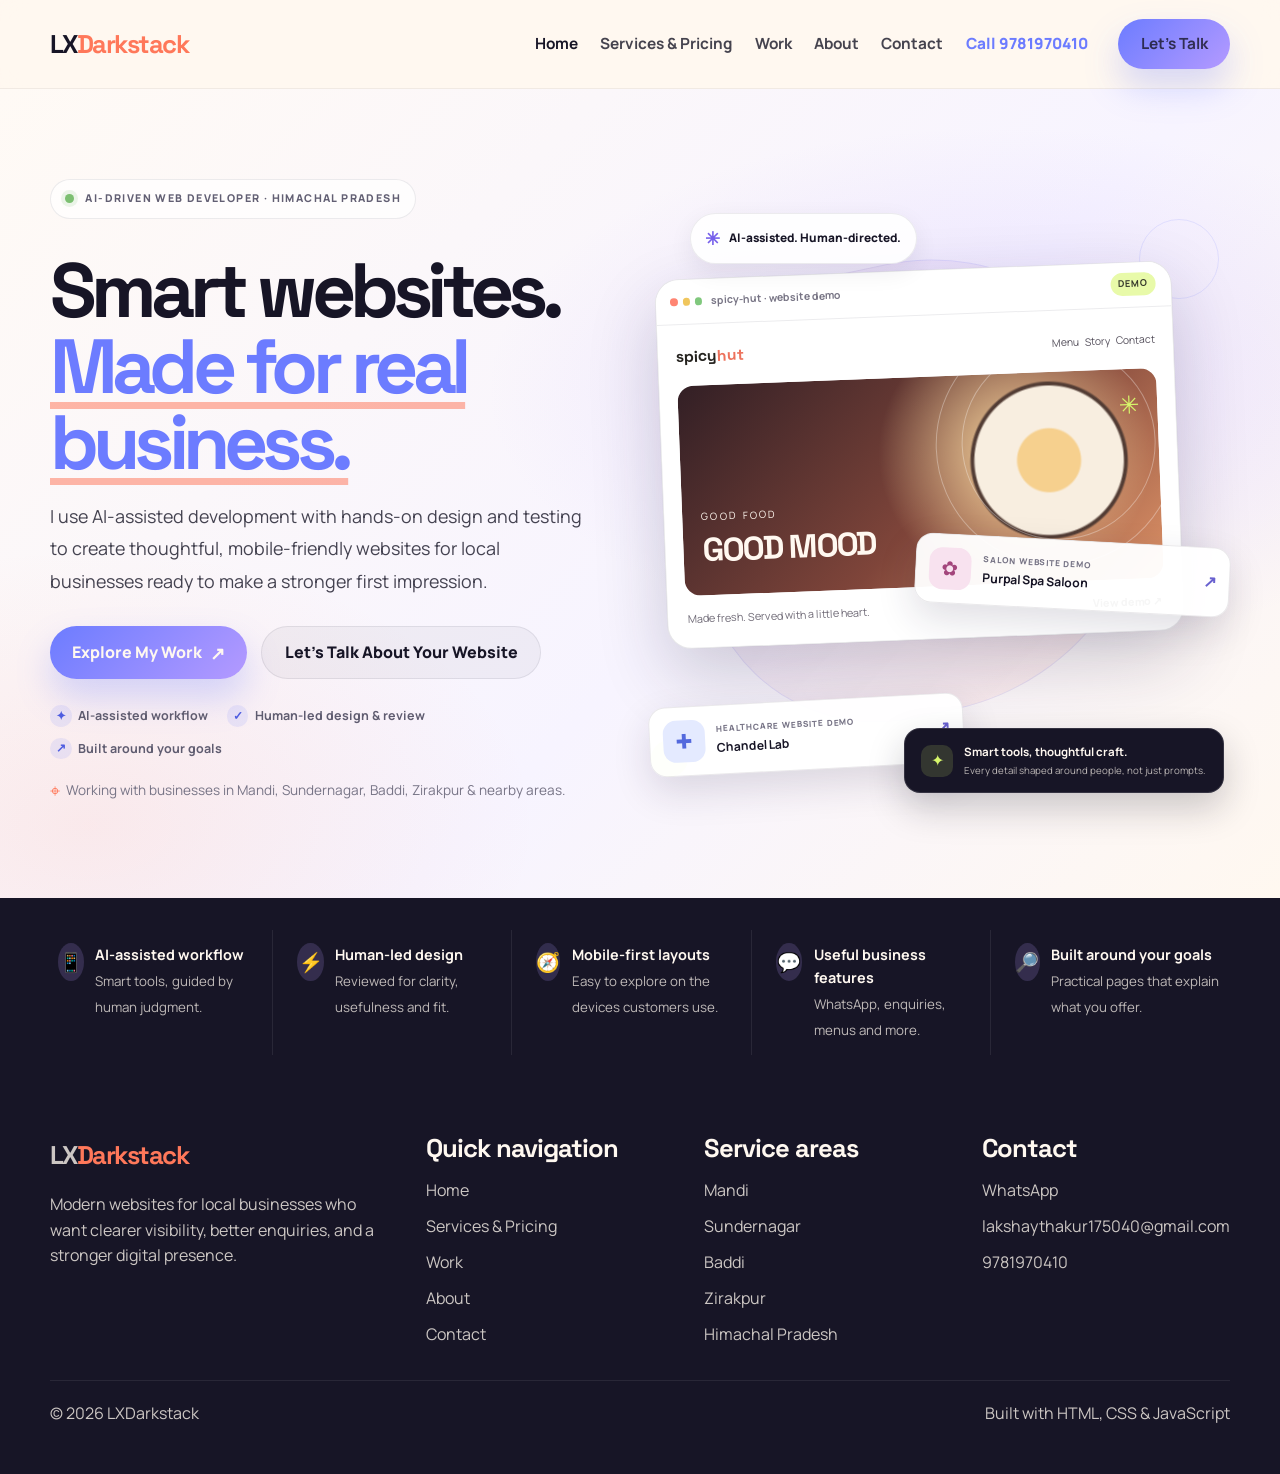
<file: index.html>
<!DOCTYPE html>
<html lang="en">
<head>
  <meta charset="UTF-8" />
  <meta name="viewport" content="width=device-width, initial-scale=1.0" />
  <title>Website Developer in Himachal Pradesh | LXDarkstack</title>
  <meta name="description" content="LXDarkstack builds mobile-friendly websites for local businesses in Mandi, Sundernagar, Baddi, Zirakpur and nearby areas of Himachal Pradesh and Punjab." />
  <meta name="theme-color" content="#171526" />
  <meta property="og:title" content="Website Developer in Himachal Pradesh | LXDarkstack" />
  <meta property="og:description" content="Mobile-friendly websites for local businesses in Mandi, Sundernagar, Baddi, Zirakpur and nearby areas." />
  <meta property="og:type" content="website" />
  <meta property="og:url" content="https://lakshay.dev/" />
  <meta property="og:image" content="https://lakshay.dev/assets/icons/favicon.svg" />
  <meta name="twitter:card" content="summary_large_image" />
  <link rel="canonical" href="https://lakshay.dev/" />
  <link rel="icon" type="image/svg+xml" href="assets/icons/favicon.svg" />
  <link rel="preconnect" href="https://fonts.googleapis.com" />
  <link rel="preconnect" href="https://fonts.gstatic.com" crossorigin />
  <link href="https://fonts.googleapis.com/css2?family=Manrope:wght@400;500;700;800&amp;family=Space+Grotesk:wght@500;700&amp;display=swap" rel="stylesheet" />
  <link rel="stylesheet" href="style.css" />
  <script type="application/ld+json">
  {
    "@context": "https://schema.org",
    "@graph": [
      {
        "@type": "WebSite",
        "@id": "https://lakshay.dev/#website",
        "url": "https://lakshay.dev/",
        "name": "LXDarkstack",
        "description": "AI-assisted website development with human-led design for local businesses in Himachal Pradesh and nearby areas.",
        "publisher": { "@id": "https://lakshay.dev/#organization" }
      },
      {
        "@type": "Organization",
        "@id": "https://lakshay.dev/#organization",
        "name": "LXDarkstack",
        "url": "https://lakshay.dev/",
        "logo": "https://lakshay.dev/assets/icons/favicon.svg",
        "areaServed": [
          { "@type": "City", "name": "Mandi" },
          { "@type": "City", "name": "Sundernagar" },
          { "@type": "City", "name": "Baddi" },
          { "@type": "City", "name": "Zirakpur" },
          { "@type": "AdministrativeArea", "name": "Himachal Pradesh" },
          { "@type": "AdministrativeArea", "name": "Punjab" }
        ],
        "knowsAbout": [
          "Website development",
          "Responsive web design",
          "HTML",
          "CSS",
          "JavaScript",
          "AI-assisted development"
        ],
        "founder": { "@id": "https://lakshay.dev/about.html#lakshay" }
      },
      {
        "@type": "Person",
        "@id": "https://lakshay.dev/about.html#lakshay",
        "name": "Lakshay Thakur",
        "url": "https://lakshay.dev/about.html",
        "jobTitle": "AI-driven website developer",
        "worksFor": { "@id": "https://lakshay.dev/#organization" },
        "knowsAbout": [
          "Website development",
          "Responsive web design",
          "HTML",
          "CSS",
          "JavaScript"
        ]
      }
    ]
  }
  </script>
</head>
<body>
  <a class="skip-link" href="#main-content">Skip to content</a>
<header class="site-header">
  <div class="container nav-wrap">
    <a href="./index.html" class="brand" aria-label="LXDarkstack home">LX<span>Darkstack</span></a>
    <button class="nav-toggle" type="button" aria-expanded="false" aria-controls="main-nav" aria-label="Toggle navigation"><span></span><span></span><span></span></button>
    <nav class="main-nav" id="main-nav" aria-label="Main navigation">
      <ul>
        <li><a data-page="index" href="index.html">Home</a></li>
        <li><a data-page="services" href="services.html">Services &amp; Pricing</a></li>
        <li><a data-page="work" href="work.html">Work</a></li>
        <li><a data-page="about" href="about.html">About</a></li>
        <li><a data-page="contact" href="contact.html">Contact</a></li>
        <li><a class="site-phone-link" href="tel:9781970410" aria-label="Call LXDarkstack">Call 9781970410</a></li>
        <li class="nav-cta"><a data-page="contact" href="contact.html#contact" class="btn btn-primary">Let's Talk</a></li>
      </ul>
    </nav>
  </div>
</header>
  <main id="main-content">
<section id="home" class="hero home-hero section reveal">
  <div class="container home-hero-grid">
    <div class="home-hero-copy">
      <p class="eyebrow home-eyebrow"><span class="status-dot" aria-hidden="true"></span> AI-DRIVEN WEB DEVELOPER · HIMACHAL PRADESH</p>
      <h1>Smart websites.<br><span>Made for real business.</span></h1>
      <p class="lead">
        I use AI-assisted development with hands-on design and testing to create thoughtful, mobile-friendly websites
        for local businesses ready to make a stronger first impression.
      </p>

      <div class="hero-actions">
        <a href="work.html#work" class="btn btn-primary">Explore My Work <span aria-hidden="true">↗</span></a>
        <a href="contact.html#contact" class="btn btn-secondary">Let's Talk About Your Website</a>
      </div>

      <div class="home-hero-points" aria-label="How I work">
        <span><b aria-hidden="true">✦</b> AI-assisted workflow</span>
        <span><b aria-hidden="true">✓</b> Human-led design &amp; review</span>
        <span><b aria-hidden="true">↗</b> Built around your goals</span>
      </div>

      <p class="location-line"><span aria-hidden="true">⌖</span> Working with businesses in Mandi, Sundernagar, Baddi, Zirakpur &amp; nearby areas.</p>
    </div>

    <div class="home-showcase" aria-label="Previews of portfolio website demos">
      <div class="showcase-orbit showcase-orbit-one" aria-hidden="true"></div>
      <div class="showcase-orbit showcase-orbit-two" aria-hidden="true"></div>
      <div class="showcase-label"><span class="sparkle" aria-hidden="true">✳</span> AI-assisted. Human-directed.</div>

      <article class="showcase-window showcase-main">
        <div class="showcase-browser">
          <div class="browser-dots" aria-hidden="true"><i></i><i></i><i></i></div>
          <span>spicy-hut · website demo</span>
          <span class="demo-status">DEMO</span>
        </div>
        <div class="showcase-main-content">
          <div class="showcase-site-nav"><strong>spicy<span>hut</span></strong><span>Menu&nbsp;&nbsp; Story&nbsp;&nbsp; Contact</span></div>
          <div class="showcase-food-art" aria-hidden="true"><span>GOOD FOOD<br><b>GOOD MOOD</b></span><i>✳</i></div>
          <div class="showcase-menu-line"><span>Made fresh. Served with a little heart.</span><a href="assets/projects/Spicy%20Hut/index.html" target="_blank" rel="noopener noreferrer">View demo <span aria-hidden="true">↗</span></a></div>
        </div>
      </article>

      <a class="showcase-mini showcase-mini-salon" href="assets/projects/Purpal%20Spa%20Saloon/index.html" target="_blank" rel="noopener noreferrer">
        <span class="mini-window-icon" aria-hidden="true">✿</span>
        <span><small>SALON WEBSITE DEMO</small><strong>Purpal Spa Saloon</strong></span>
        <span class="mini-arrow" aria-hidden="true">↗</span>
      </a>

      <a class="showcase-mini showcase-mini-lab" href="assets/projects/Chandel%20lab/index.html" target="_blank" rel="noopener noreferrer">
        <span class="mini-window-icon lab-icon" aria-hidden="true">✚</span>
        <span><small>HEALTHCARE WEBSITE DEMO</small><strong>Chandel Lab</strong></span>
        <span class="mini-arrow" aria-hidden="true">↗</span>
      </a>

      <div class="showcase-note">
        <span class="note-sparkle" aria-hidden="true">✦</span>
        <span><strong>Smart tools, thoughtful craft.</strong><small>Every detail shaped around people, not just prompts.</small></span>
      </div>
    </div>
  </div>
</section>

<section id="benefits" class="benefits-strip" aria-label="Business advantages">
        <div class="container benefits-grid">
          <div class="benefit-item reveal">
            <span class="benefit-icon">📱</span>
            <div>
              <strong>AI-assisted workflow</strong>
              <small>Smart tools, guided by human judgment.</small>
            </div>
          </div>
          <div class="benefit-item reveal">
            <span class="benefit-icon">⚡</span>
            <div>
              <strong>Human-led design</strong>
              <small>Reviewed for clarity, usefulness and fit.</small>
            </div>
          </div>
          <div class="benefit-item reveal">
            <span class="benefit-icon">🧭</span>
            <div>
              <strong>Mobile-first layouts</strong>
              <small>Easy to explore on the devices customers use.</small>
            </div>
          </div>
          <div class="benefit-item reveal">
            <span class="benefit-icon">💬</span>
            <div>
              <strong>Useful business features</strong>
              <small>WhatsApp, enquiries, menus and more.</small>
            </div>
          </div>
          <div class="benefit-item reveal">
            <span class="benefit-icon">🔎</span>
            <div>
              <strong>Built around your goals</strong>
              <small>Practical pages that explain what you offer.</small>
            </div>
          </div>
        </div>
      </section>
  </main>
<footer class="site-footer">
  <div class="container footer-grid">
    <div><a href="index.html" class="brand footer-brand">LX<span>Darkstack</span></a><p>Modern websites for local businesses who want clearer visibility, better enquiries, and a stronger digital presence.</p></div>
    <div><h3>Quick navigation</h3><ul class="footer-links"><li><a href="index.html">Home</a></li><li><a href="services.html">Services &amp; Pricing</a></li><li><a href="work.html">Work</a></li><li><a href="about.html">About</a></li><li><a href="contact.html">Contact</a></li></ul></div>
    <div><h3>Service areas</h3><ul class="footer-links"><li>Mandi</li><li>Sundernagar</li><li>Baddi</li><li>Zirakpur</li><li>Himachal Pradesh</li></ul></div>
    <div><h3>Contact</h3><ul class="footer-links"><li><a href="#" class="whatsapp-link">WhatsApp</a></li><li><a href="#" class="email-link hidden">Email</a></li><li><a href="#" class="phone-link hidden">Phone</a></li></ul></div>
  </div>
  <div class="container footer-bottom"><p>© <span id="currentYear"></span> LXDarkstack</p><p>Built with HTML, CSS &amp; JavaScript</p></div>
</footer>
<button class="back-to-top" type="button" aria-label="Back to top">↑</button>
  <script src="script.js" defer></script>
</body>
</html>
</file>
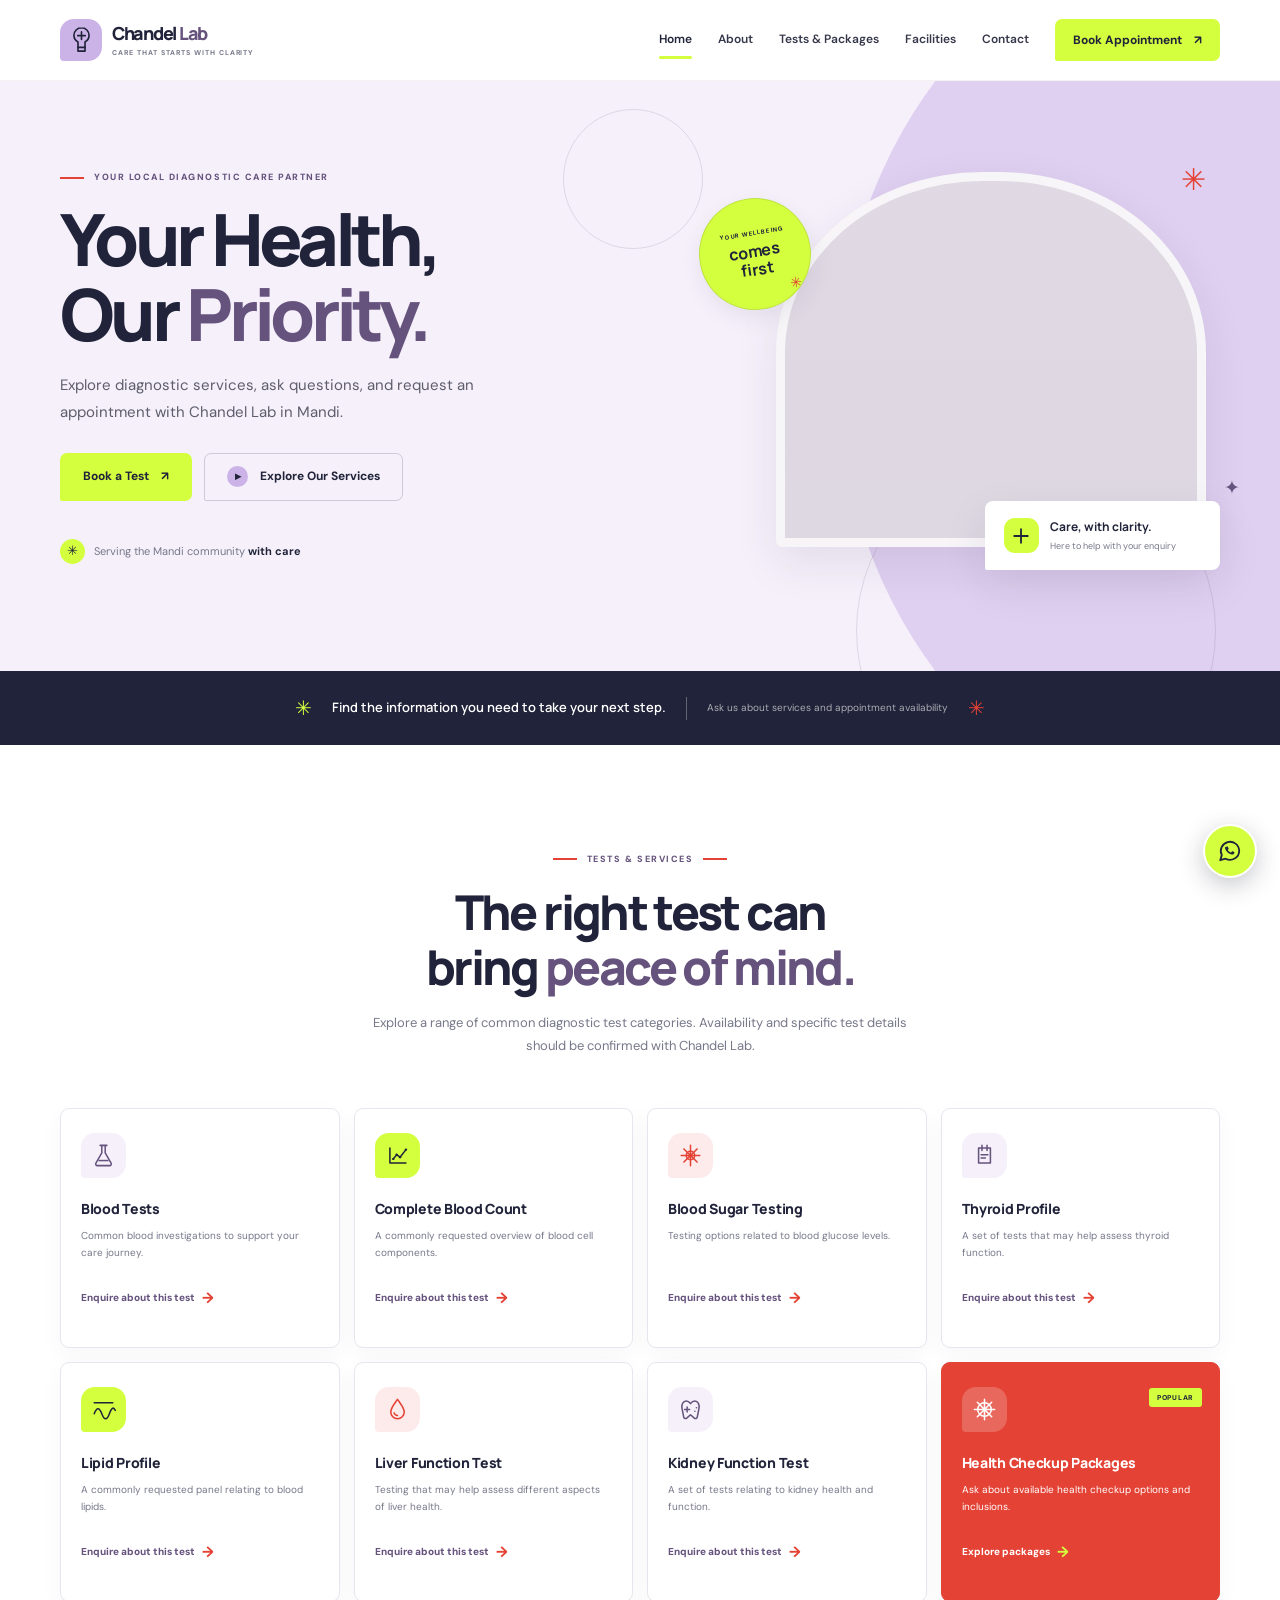
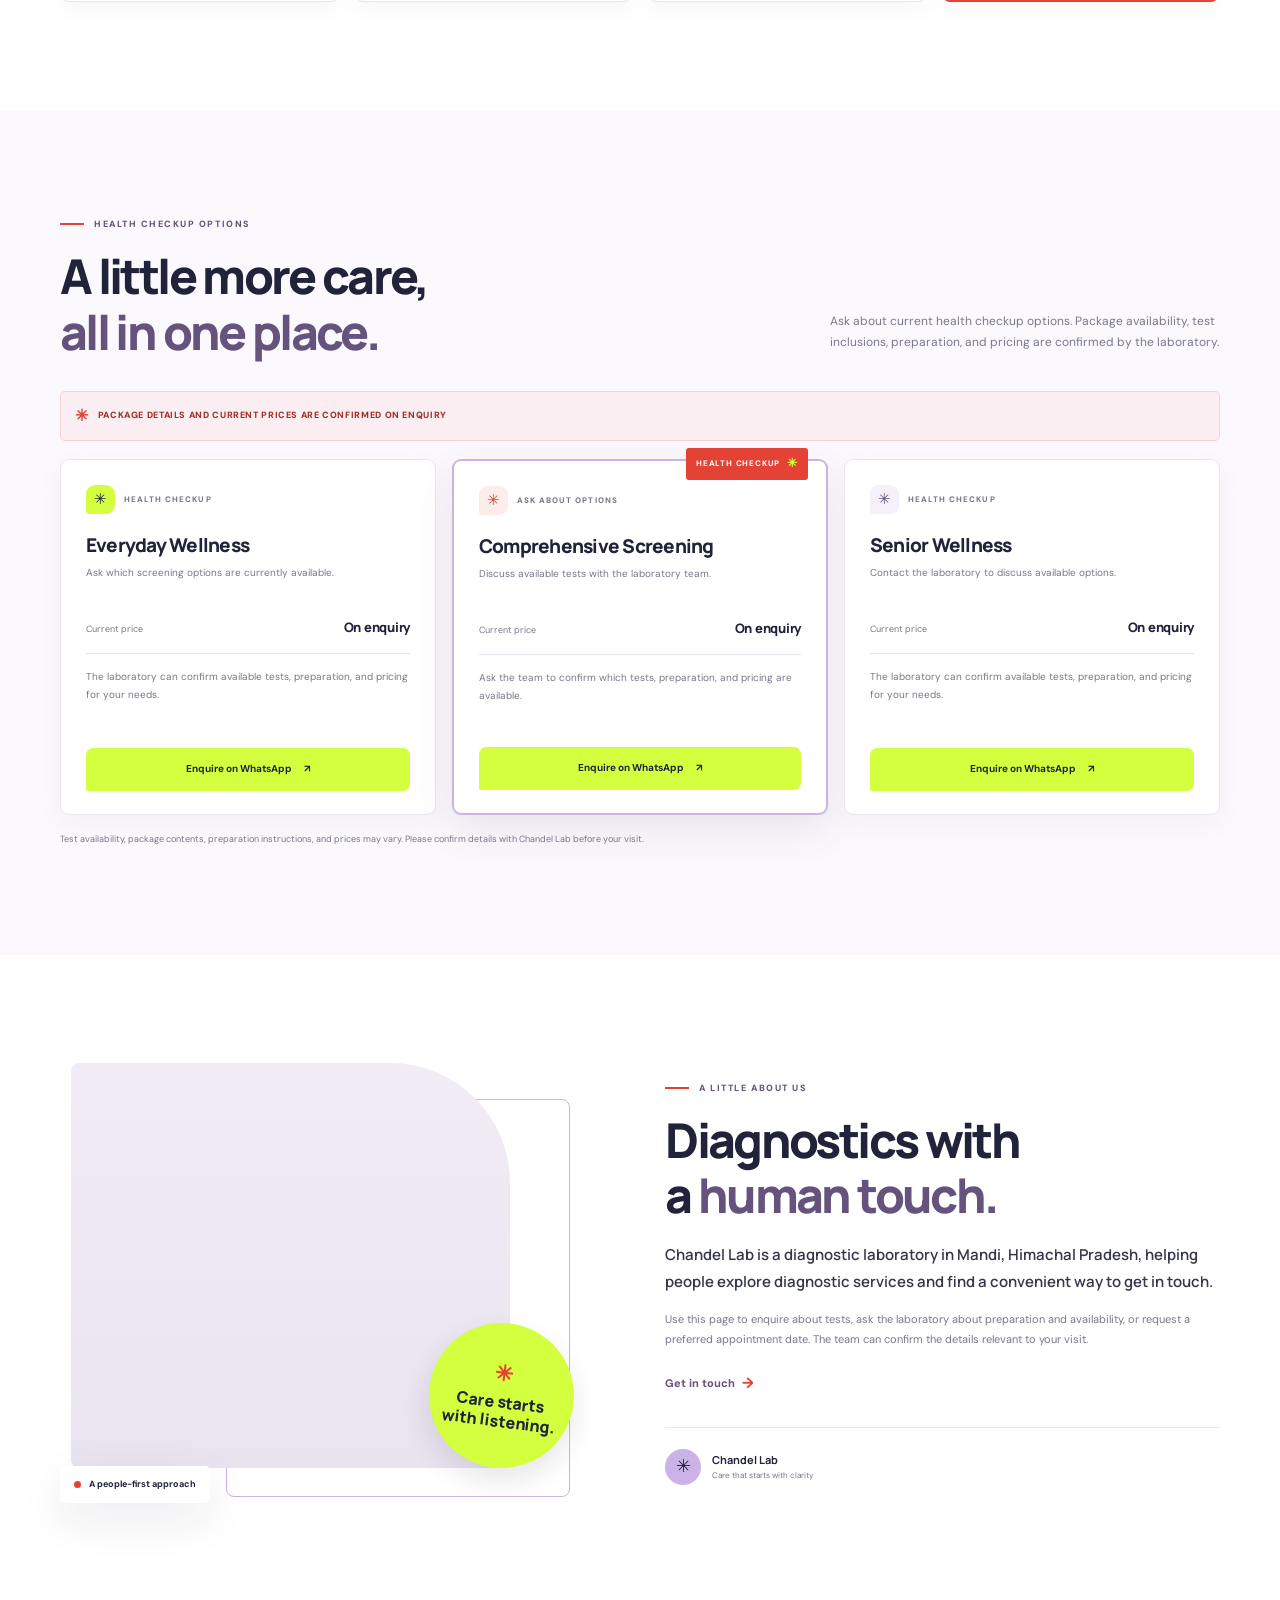
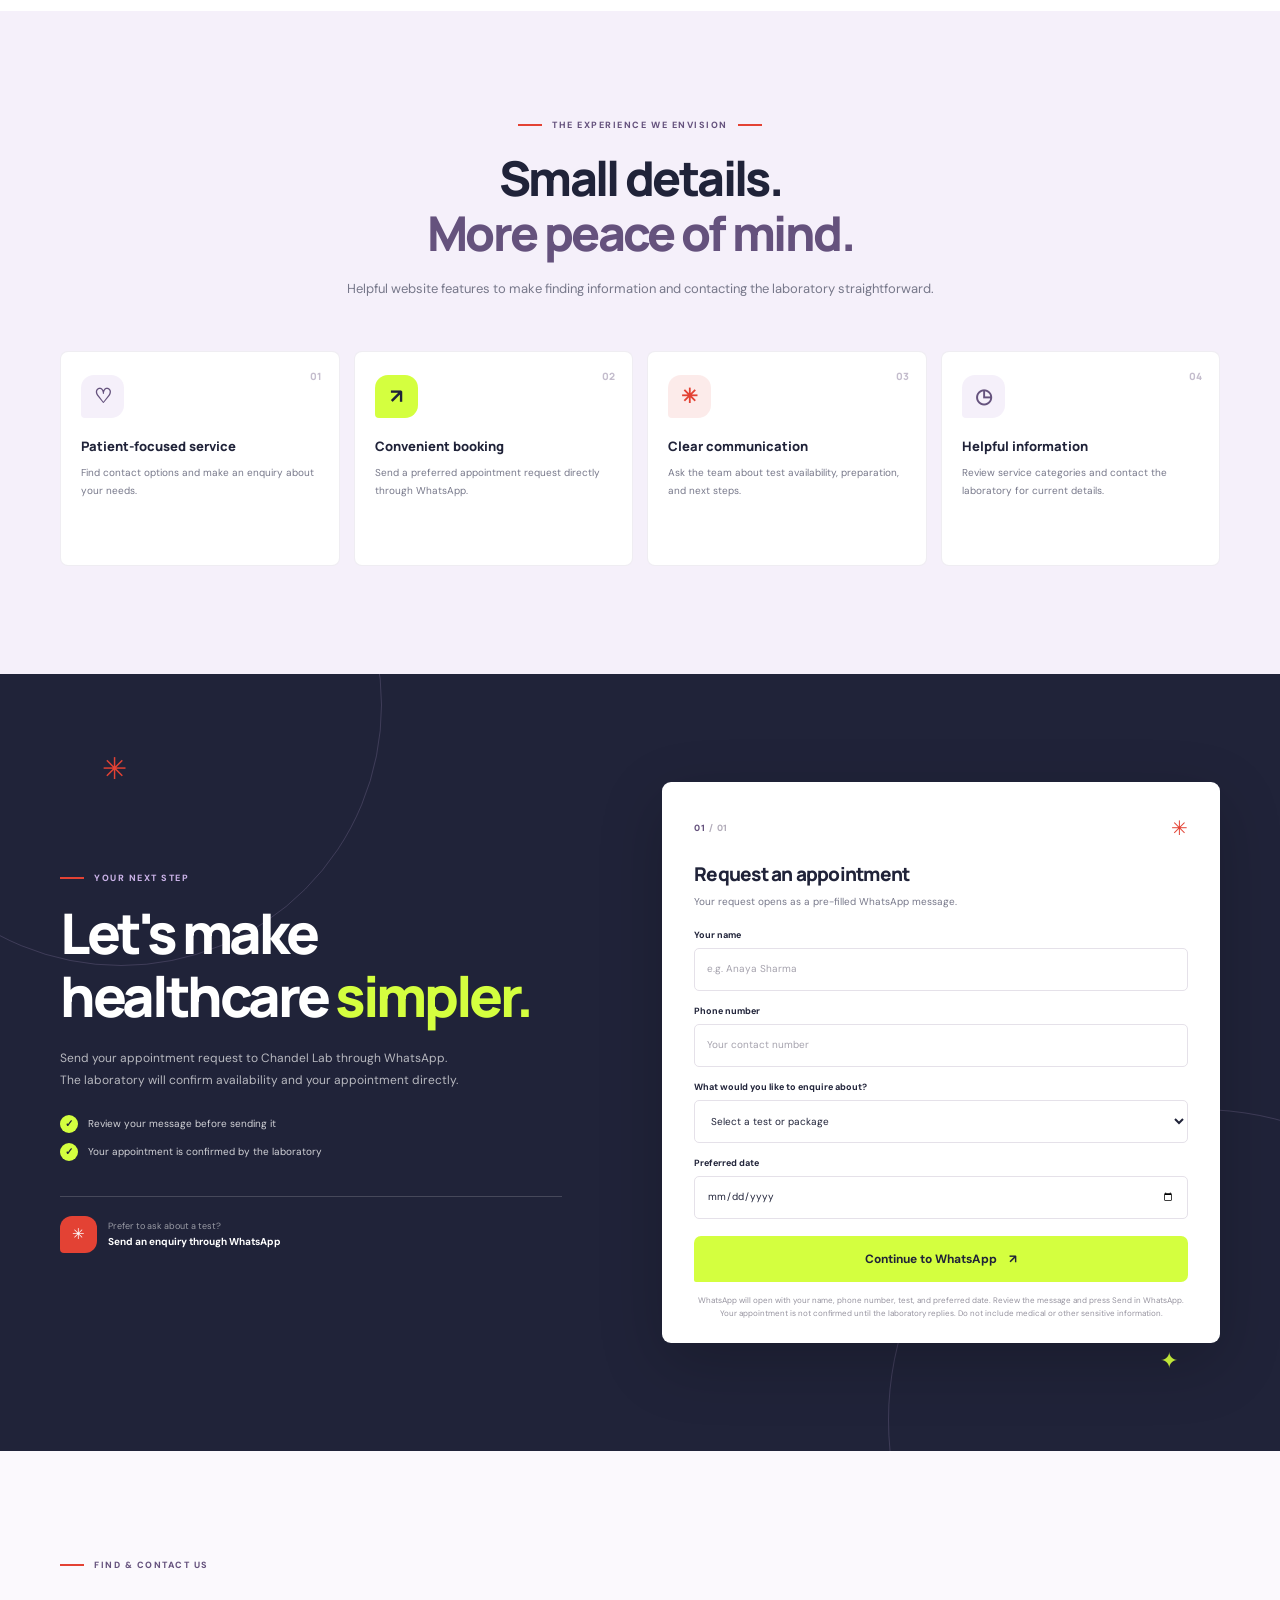
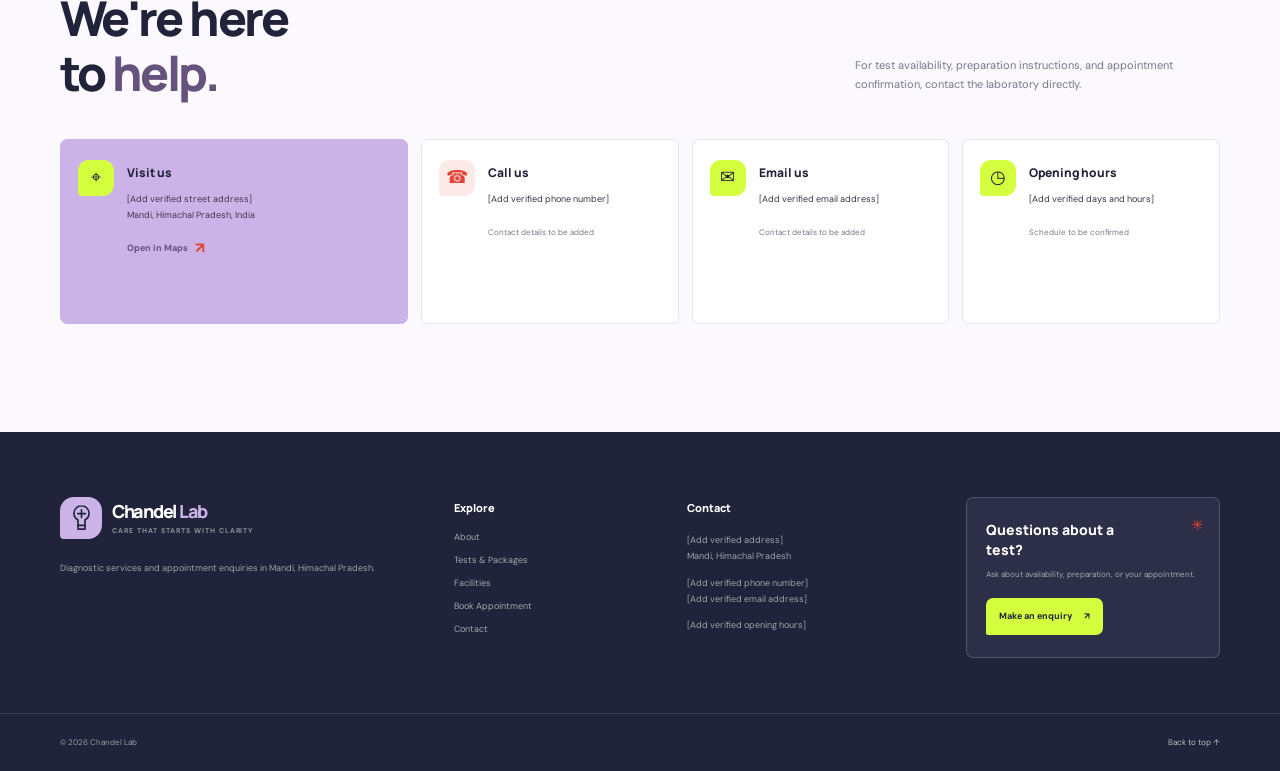
<file: assets/projects/Chandel lab/index.html>
<!doctype html>
<html lang="en">
<head>
  <meta charset="utf-8">
  <meta name="viewport" content="width=device-width, initial-scale=1">
  <meta name="theme-color" content="#CBB3E8">
  <meta name="description" content="Explore diagnostic services and request an appointment with Chandel Lab in Mandi, Himachal Pradesh.">
  <title>Chandel Lab | Your Health, Our Priority</title>
  <link rel="preconnect" href="https://fonts.googleapis.com">
  <link rel="preconnect" href="https://fonts.gstatic.com" crossorigin>
  <link href="https://fonts.googleapis.com/css2?family=DM+Sans:wght@400;500;600;700&family=Manrope:wght@400;500;600;700;800&display=swap" rel="stylesheet">
  <link rel="stylesheet" href="style.css">
  <script src="script.js" defer></script>
</head>
<body>
  <a class="skip-link" href="#main-content">Skip to content</a>

  <header class="site-header" id="home">
    <div class="container nav-wrap">
      <a class="brand" href="#home" aria-label="Chandel Lab home">
        <span class="brand-mark" aria-hidden="true">
          <svg viewBox="0 0 48 48" fill="none">
            <path d="M24 5.5c-6.1 0-11 4.9-11 11 0 4.2 2.4 7.8 5.9 9.7v13.3h10.2V26.2c3.5-1.9 5.9-5.5 5.9-9.7 0-6.1-4.9-11-11-11Z" stroke="currentColor" stroke-width="2.4" stroke-linejoin="round"/>
            <path d="M18.5 17h11M24 11.5v11" stroke="currentColor" stroke-width="2.4" stroke-linecap="round"/>
            <path d="M19 34h10" stroke="currentColor" stroke-width="2.4" stroke-linecap="round"/>
          </svg>
        </span>
        <span class="brand-copy">
          <strong>Chandel<span> Lab</span></strong>
          <small>CARE THAT STARTS WITH CLARITY</small>
        </span>
      </a>

      <button class="menu-toggle" type="button" aria-label="Open navigation menu" aria-expanded="false" aria-controls="primary-navigation">
        <span></span><span></span><span></span>
      </button>

      <nav class="primary-nav" id="primary-navigation" aria-label="Main navigation">
        <a class="nav-link is-active" href="#home">Home</a>
        <a class="nav-link" href="#about">About</a>
        <a class="nav-link" href="#services">Tests &amp; Packages</a>
        <a class="nav-link" href="#facilities">Facilities</a>
        <a class="nav-link" href="#contact">Contact</a>
        <a class="button button--nav" href="#appointment">Book Appointment <span aria-hidden="true">↗</span></a>
      </nav>
    </div>
  </header>

  <main id="main-content">
    <section class="hero section-pad" aria-labelledby="hero-title">
      <div class="hero-orb hero-orb--one" aria-hidden="true"></div>
      <div class="hero-orb hero-orb--two" aria-hidden="true"></div>
      <div class="container hero-grid">
        <div class="hero-copy">
          <p class="eyebrow"><span class="eyebrow-line"></span> YOUR LOCAL DIAGNOSTIC CARE PARTNER</p>
          <h1 id="hero-title">Your Health,<br>Our <span>Priority.</span></h1>
          <p class="hero-intro">Explore diagnostic services, ask questions, and request an appointment with Chandel Lab in Mandi.</p>
          <div class="hero-actions">
            <a class="button button--primary" href="#appointment">Book a Test <span aria-hidden="true">↗</span></a>
            <a class="button button--outline" href="#services"><span class="play-icon" aria-hidden="true">▶</span> Explore Our Services</a>
          </div>
          <div class="hero-note">
            <span class="note-icon" aria-hidden="true">✳</span>
            <span>Serving the Mandi community <b>with care</b></span>
          </div>
        </div>
        <div class="hero-visual">
          <div class="hero-image" role="img" aria-label="Bright, modern diagnostic laboratory workspace"></div>
          <div class="image-caption">
            <span class="caption-icon" aria-hidden="true">
              <svg viewBox="0 0 24 24" fill="none"><path d="M12 3v18M3 12h18" stroke="currentColor" stroke-width="2.4" stroke-linecap="round"/></svg>
            </span>
            <span><strong>Care, with clarity.</strong><small>Here to help with your enquiry</small></span>
          </div>
          <div class="hero-stamp" aria-hidden="true"><span>YOUR WELLBEING</span><b>comes<br>first</b><i>✳</i></div>
          <span class="visual-spark visual-spark--one" aria-hidden="true">✳</span>
          <span class="visual-spark visual-spark--two" aria-hidden="true">✦</span>
        </div>
      </div>
    </section>

    <section class="trust-strip" aria-label="Chandel Lab services">
      <div class="container trust-strip__inner">
        <span class="strip-mark" aria-hidden="true">✳</span>
        <p>Find the information you need to take your next step.</p>
        <span class="strip-divider" aria-hidden="true"></span>
        <p class="strip-detail">Ask us about services and appointment availability</p>
        <span class="strip-mark strip-mark--red" aria-hidden="true">✳</span>
      </div>
    </section>

    <section class="section-pad services-section" id="services" aria-labelledby="services-title">
      <div class="container">
        <div class="section-heading section-heading--center">
          <p class="eyebrow"><span class="eyebrow-line"></span> TESTS &amp; SERVICES <span class="eyebrow-line"></span></p>
          <h2 id="services-title">The right test can<br>bring <span>peace of mind.</span></h2>
          <p class="section-lead">Explore a range of common diagnostic test categories. Availability and specific test details should be confirmed with Chandel Lab.</p>
        </div>
        <div class="service-grid">
          <article class="service-card">
            <span class="service-icon service-icon--lavender" aria-hidden="true"><svg viewBox="0 0 32 32" fill="none"><path d="M12 4h8m-6 0v9l-7 12a2 2 0 0 0 1.7 3h14.6a2 2 0 0 0 1.7-3l-7-12V4" stroke="currentColor" stroke-width="1.8" stroke-linecap="round" stroke-linejoin="round"/><path d="M10 22h12" stroke="currentColor" stroke-width="1.8"/></svg></span>
            <h3>Blood Tests</h3><p>Common blood investigations to support your care journey.</p><a class="text-link" href="#appointment" data-test="Blood Tests">Enquire about this test <span aria-hidden="true">→</span></a>
          </article>
          <article class="service-card">
            <span class="service-icon service-icon--chartreuse" aria-hidden="true"><svg viewBox="0 0 32 32" fill="none"><path d="M7 25V7m0 18h19M11 20l4-5 4 3 7-9" stroke="currentColor" stroke-width="1.8" stroke-linecap="round" stroke-linejoin="round"/><circle cx="11" cy="20" r="1.4" fill="currentColor"/><circle cx="15" cy="15" r="1.4" fill="currentColor"/><circle cx="19" cy="18" r="1.4" fill="currentColor"/><circle cx="26" cy="9" r="1.4" fill="currentColor"/></svg></span>
            <h3>Complete Blood Count</h3><p>A commonly requested overview of blood cell components.</p><a class="text-link" href="#appointment" data-test="Complete Blood Count (CBC)">Enquire about this test <span aria-hidden="true">→</span></a>
          </article>
          <article class="service-card">
            <span class="service-icon service-icon--red" aria-hidden="true"><svg viewBox="0 0 32 32" fill="none"><path d="M16 4v24M5 16h22M8.2 8.2l15.6 15.6m0-15.6L8.2 23.8" stroke="currentColor" stroke-width="1.8" stroke-linecap="round"/><circle cx="16" cy="16" r="5" stroke="currentColor" stroke-width="1.8"/></svg></span>
            <h3>Blood Sugar Testing</h3><p>Testing options related to blood glucose levels.</p><a class="text-link" href="#appointment" data-test="Blood Sugar Testing">Enquire about this test <span aria-hidden="true">→</span></a>
          </article>
          <article class="service-card">
            <span class="service-icon service-icon--lavender" aria-hidden="true"><svg viewBox="0 0 32 32" fill="none"><path d="M9 7h14v18H9zM13 4v6m6-6v6M12 15h8m-8 4h5" stroke="currentColor" stroke-width="1.8" stroke-linecap="round" stroke-linejoin="round"/></svg></span>
            <h3>Thyroid Profile</h3><p>A set of tests that may help assess thyroid function.</p><a class="text-link" href="#appointment" data-test="Thyroid Profile">Enquire about this test <span aria-hidden="true">→</span></a>
          </article>
          <article class="service-card">
            <span class="service-icon service-icon--chartreuse" aria-hidden="true"><svg viewBox="0 0 32 32" fill="none"><path d="M5 21c3-8 6-8 9 0s6 8 9 0 5-8 7-4" stroke="currentColor" stroke-width="1.8" stroke-linecap="round"/><path d="M5 8h22" stroke="currentColor" stroke-width="1.8" stroke-linecap="round"/></svg></span>
            <h3>Lipid Profile</h3><p>A commonly requested panel relating to blood lipids.</p><a class="text-link" href="#appointment" data-test="Lipid Profile">Enquire about this test <span aria-hidden="true">→</span></a>
          </article>
          <article class="service-card">
            <span class="service-icon service-icon--red" aria-hidden="true"><svg viewBox="0 0 32 32" fill="none"><path d="M16 4c-3.6 5.3-8 10.2-8 15a8 8 0 0 0 16 0c0-4.8-4.4-9.7-8-15Z" stroke="currentColor" stroke-width="1.8" stroke-linejoin="round"/><path d="M12 20c.5 2 1.8 3 4 3" stroke="currentColor" stroke-width="1.8" stroke-linecap="round"/></svg></span>
            <h3>Liver Function Test</h3><p>Testing that may help assess different aspects of liver health.</p><a class="text-link" href="#appointment" data-test="Liver Function Test">Enquire about this test <span aria-hidden="true">→</span></a>
          </article>
          <article class="service-card">
            <span class="service-icon service-icon--lavender" aria-hidden="true"><svg viewBox="0 0 32 32" fill="none"><path d="M11 6c-4 0-6 4-5 9l2 10c.3 1.6 2.2 2.3 3.5 1.2l4.5-4 4.5 4c1.3 1.1 3.2.4 3.5-1.2l2-10c1-5-1-9-5-9-2 0-3.4 1-5 3-1.6-2-3-3-5-3Z" stroke="currentColor" stroke-width="1.8" stroke-linejoin="round"/><path d="M12 13v6m-3-3h6m8-2h.1m-2 4h.1" stroke="currentColor" stroke-width="1.8" stroke-linecap="round"/></svg></span>
            <h3>Kidney Function Test</h3><p>A set of tests relating to kidney health and function.</p><a class="text-link" href="#appointment" data-test="Kidney Function Test">Enquire about this test <span aria-hidden="true">→</span></a>
          </article>
          <article class="service-card service-card--featured">
            <span class="service-icon service-icon--white" aria-hidden="true"><svg viewBox="0 0 32 32" fill="none"><path d="M16 4v24M4 16h24M7.5 7.5l17 17m0-17-17 17" stroke="currentColor" stroke-width="1.8" stroke-linecap="round"/><circle cx="16" cy="16" r="8" stroke="currentColor" stroke-width="1.8"/></svg></span>
            <span class="service-badge">POPULAR</span>
            <h3>Health Checkup Packages</h3><p>Ask about available health checkup options and inclusions.</p><a class="text-link" href="#packages">Explore packages <span aria-hidden="true">→</span></a>
          </article>
        </div>
      </div>
    </section>

    <section class="packages-section section-pad" id="packages" aria-labelledby="packages-title">
      <div class="container">
        <div class="packages-top">
          <div class="section-heading">
            <p class="eyebrow"><span class="eyebrow-line"></span> HEALTH CHECKUP OPTIONS</p>
            <h2 id="packages-title">A little more care,<br><span>all in one place.</span></h2>
          </div>
          <p class="packages-intro">Ask about current health checkup options. Package availability, test inclusions, preparation, and pricing are confirmed by the laboratory.</p>
        </div>
        <div class="price-notice"><span aria-hidden="true">✳</span> PACKAGE DETAILS AND CURRENT PRICES ARE CONFIRMED ON ENQUIRY</div>
        <div class="package-grid">
          <article class="package-card">
          <div class="package-head"><span class="package-icon" aria-hidden="true">✳</span><span class="package-label">HEALTH CHECKUP</span></div>
          <h3>Everyday Wellness</h3><p class="package-summary">Ask which screening options are currently available.</p>
          <div class="package-price"><span>Current price</span><strong class="price-on-enquiry">On enquiry</strong></div>
            <div class="package-rule"></div>
          <p class="package-detail">The laboratory can confirm available tests, preparation, and pricing for your needs.</p>
          <button class="button button--package whatsapp-action" type="button" data-message="Hello, I would like to ask about health checkup options. Please share current availability, test inclusions, preparation instructions, and pricing.">Enquire on WhatsApp <span aria-hidden="true">↗</span></button>
          </article>
          <article class="package-card package-card--popular">
          <span class="popular-ribbon">HEALTH CHECKUP <span aria-hidden="true">✳</span></span>
          <div class="package-head"><span class="package-icon package-icon--red" aria-hidden="true">✳</span><span class="package-label">ASK ABOUT OPTIONS</span></div>
          <h3>Comprehensive Screening</h3><p class="package-summary">Discuss available tests with the laboratory team.</p>
          <div class="package-price"><span>Current price</span><strong class="price-on-enquiry">On enquiry</strong></div>
            <div class="package-rule"></div>
          <p class="package-detail">Ask the team to confirm which tests, preparation, and pricing are available.</p>
          <button class="button button--package whatsapp-action" type="button" data-message="Hello, I would like to ask about comprehensive health screening options. Please share current availability, test inclusions, preparation instructions, and pricing.">Enquire on WhatsApp <span aria-hidden="true">↗</span></button>
          </article>
          <article class="package-card">
          <div class="package-head"><span class="package-icon package-icon--lavender" aria-hidden="true">✳</span><span class="package-label">HEALTH CHECKUP</span></div>
          <h3>Senior Wellness</h3><p class="package-summary">Contact the laboratory to discuss available options.</p>
          <div class="package-price"><span>Current price</span><strong class="price-on-enquiry">On enquiry</strong></div>
            <div class="package-rule"></div>
          <p class="package-detail">The laboratory can confirm available tests, preparation, and pricing for your needs.</p>
          <button class="button button--package whatsapp-action" type="button" data-message="Hello, I would like to ask about senior wellness health checkup options. Please share current availability, test inclusions, preparation instructions, and pricing.">Enquire on WhatsApp <span aria-hidden="true">↗</span></button>
          </article>
        </div>
        <p class="price-footnote">Test availability, package contents, preparation instructions, and prices may vary. Please confirm details with Chandel Lab before your visit.</p>
      </div>
    </section>

    <section class="about-section section-pad" id="about" aria-labelledby="about-title">
      <div class="container about-grid">
        <div class="about-visual">
          <div class="about-image" role="img" aria-label="Medical professional carefully reviewing diagnostic information"></div>
          <div class="about-note"><span aria-hidden="true">✳</span><span>Care starts<br>with listening.</span></div>
          <div class="about-photo-tag"><span class="tag-dot"></span> A people-first approach</div>
        </div>
        <div class="about-copy">
          <p class="eyebrow"><span class="eyebrow-line"></span> A LITTLE ABOUT US</p>
          <h2 id="about-title">Diagnostics with<br>a <span>human touch.</span></h2>
          <p class="about-lead">Chandel Lab is a diagnostic laboratory in Mandi, Himachal Pradesh, helping people explore diagnostic services and find a convenient way to get in touch.</p>
          <p class="about-body">Use this page to enquire about tests, ask the laboratory about preparation and availability, or request a preferred appointment date. The team can confirm the details relevant to your visit.</p>
          <a class="text-link text-link--large" href="#contact">Get in touch <span aria-hidden="true">→</span></a>
          <div class="about-signoff"><span class="signoff-mark" aria-hidden="true">✳</span><span><strong>Chandel Lab</strong><small>Care that starts with clarity</small></span></div>
        </div>
      </div>
    </section>

    <section class="why-section section-pad" id="facilities" aria-labelledby="why-title">
      <div class="container">
        <div class="section-heading section-heading--center">
          <p class="eyebrow"><span class="eyebrow-line"></span> THE EXPERIENCE WE ENVISION <span class="eyebrow-line"></span></p>
          <h2 id="why-title">Small details.<br><span>More peace of mind.</span></h2>
          <p class="section-lead">Helpful website features to make finding information and contacting the laboratory straightforward.</p>
        </div>
        <div class="why-grid">
          <article class="why-card"><span class="why-number">01</span><span class="why-icon why-icon--lavender" aria-hidden="true">♡</span><h3>Patient-focused service</h3><p>Find contact options and make an enquiry about your needs.</p></article>
          <article class="why-card"><span class="why-number">02</span><span class="why-icon why-icon--chartreuse" aria-hidden="true">↗</span><h3>Convenient booking</h3><p>Send a preferred appointment request directly through WhatsApp.</p></article>
          <article class="why-card"><span class="why-number">03</span><span class="why-icon why-icon--red" aria-hidden="true">✳</span><h3>Clear communication</h3><p>Ask the team about test availability, preparation, and next steps.</p></article>
          <article class="why-card"><span class="why-number">04</span><span class="why-icon why-icon--lavender" aria-hidden="true">◷</span><h3>Helpful information</h3><p>Review service categories and contact the laboratory for current details.</p></article>
        </div>
      </div>
    </section>

    <section class="appointment-section section-pad" id="appointment" aria-labelledby="appointment-title">
      <div class="appointment-decor appointment-decor--one" aria-hidden="true">✳</div>
      <div class="appointment-decor appointment-decor--two" aria-hidden="true">✦</div>
      <div class="container appointment-grid">
        <div class="appointment-copy">
          <p class="eyebrow eyebrow--light"><span class="eyebrow-line"></span> YOUR NEXT STEP</p>
          <h2 id="appointment-title">Let's make<br>healthcare <span>simpler.</span></h2>
          <p>Send your appointment request to Chandel Lab through WhatsApp. The laboratory will confirm availability and your appointment directly.</p>
          <div class="appointment-points"><span><b aria-hidden="true">✓</b> Review your message before sending it</span><span><b aria-hidden="true">✓</b> Your appointment is confirmed by the laboratory</span></div>
          <div class="appointment-contact"><span class="contact-mini-icon" aria-hidden="true">✳</span><span><small>Prefer to ask about a test?</small><strong>Send an enquiry through WhatsApp</strong></span></div>
        </div>
        <div class="appointment-form-card">
          <div class="form-card-heading"><span class="form-step">01 <i>/ 01</i></span><span class="form-spark" aria-hidden="true">✳</span></div>
          <h3>Request an appointment</h3>
          <p class="form-description">Your request opens as a pre-filled WhatsApp message.</p>
          <form id="appointment-form" novalidate>
            <div class="form-field">
              <label for="patient-name">Your name</label>
              <input type="text" id="patient-name" name="name" autocomplete="name" placeholder="e.g. Anaya Sharma" minlength="2" maxlength="80" required>
              <small class="field-error" id="name-error"></small>
            </div>
            <div class="form-field">
              <label for="patient-phone">Phone number</label>
              <input type="tel" id="patient-phone" name="phone" autocomplete="tel" placeholder="Your contact number" maxlength="24" required>
              <small class="field-error" id="phone-error"></small>
            </div>
            <div class="form-field">
              <label for="test-select">What would you like to enquire about?</label>
              <select id="test-select" name="test" required>
                <option value="">Select a test or package</option>
                <option>Blood Tests</option><option>Complete Blood Count (CBC)</option><option>Blood Sugar Testing</option><option>Thyroid Profile</option><option>Lipid Profile</option><option>Liver Function Test</option><option>Kidney Function Test</option><option>Health Checkup Package</option><option>Other / Not sure</option>
              </select>
              <small class="field-error" id="test-error"></small>
            </div>
            <div class="form-field">
              <label for="preferred-date">Preferred date</label>
              <input type="date" id="preferred-date" name="date" required>
              <small class="field-error" id="date-error"></small>
            </div>
            <button class="button button--primary form-submit" type="submit">Continue to WhatsApp <span aria-hidden="true">↗</span></button>
            <p class="form-status" id="form-status" role="status" aria-live="polite"></p>
            <p class="form-privacy">WhatsApp will open with your name, phone number, test, and preferred date. Review the message and press Send in WhatsApp. Your appointment is not confirmed until the laboratory replies. Do not include medical or other sensitive information.</p>
          </form>
        </div>
      </div>
    </section>

    <section class="contact-section section-pad" id="contact" aria-labelledby="contact-title">
      <div class="container">
        <div class="contact-heading">
          <div class="section-heading">
            <p class="eyebrow"><span class="eyebrow-line"></span> FIND &amp; CONTACT US</p>
            <h2 id="contact-title">We're here<br>to <span>help.</span></h2>
          </div>
          <p>For test availability, preparation instructions, and appointment confirmation, contact the laboratory directly.</p>
        </div>
        <div class="contact-grid">
          <article class="contact-card contact-card--address"><span class="contact-icon" aria-hidden="true">⌖</span><div><h3>Visit us</h3><p>[Add verified street address]<br>Mandi, Himachal Pradesh, India</p><a class="text-link map-link" href="#" data-map-placeholder>Open in Maps <span aria-hidden="true">↗</span></a></div></article>
          <article class="contact-card"><span class="contact-icon contact-icon--red" aria-hidden="true">☎</span><div><h3>Call us</h3><p>[Add verified phone number]</p><span class="contact-placeholder">Contact details to be added</span></div></article>
          <article class="contact-card"><span class="contact-icon contact-icon--chartreuse" aria-hidden="true">✉</span><div><h3>Email us</h3><p>[Add verified email address]</p><span class="contact-placeholder">Contact details to be added</span></div></article>
          <article class="contact-card"><span class="contact-icon" aria-hidden="true">◷</span><div><h3>Opening hours</h3><p>[Add verified days and hours]</p><span class="contact-placeholder">Schedule to be confirmed</span></div></article>
        </div>
      </div>
    </section>
  </main>

  <footer class="site-footer">
    <div class="container footer-main">
      <div class="footer-brand-block">
        <a class="brand brand--footer" href="#home" aria-label="Chandel Lab home">
          <span class="brand-mark" aria-hidden="true"><svg viewBox="0 0 48 48" fill="none"><path d="M24 5.5c-6.1 0-11 4.9-11 11 0 4.2 2.4 7.8 5.9 9.7v13.3h10.2V26.2c3.5-1.9 5.9-5.5 5.9-9.7 0-6.1-4.9-11-11-11Z" stroke="currentColor" stroke-width="2.4" stroke-linejoin="round"/><path d="M18.5 17h11M24 11.5v11" stroke="currentColor" stroke-width="2.4" stroke-linecap="round"/><path d="M19 34h10" stroke="currentColor" stroke-width="2.4" stroke-linecap="round"/></svg></span>
          <span class="brand-copy"><strong>Chandel<span> Lab</span></strong><small>CARE THAT STARTS WITH CLARITY</small></span>
        </a>
        <p>Diagnostic services and appointment enquiries in Mandi, Himachal Pradesh.</p>
      </div>
      <div class="footer-links"><h3>Explore</h3><a href="#about">About</a><a href="#services">Tests &amp; Packages</a><a href="#facilities">Facilities</a><a href="#appointment">Book Appointment</a><a href="#contact">Contact</a></div>
      <div class="footer-contact"><h3>Contact</h3><p>[Add verified address]<br>Mandi, Himachal Pradesh</p><p>[Add verified phone number]<br>[Add verified email address]</p><p>[Add verified opening hours]</p></div>
      <div class="footer-cta"><span class="footer-star" aria-hidden="true">✳</span><h3>Questions about a test?</h3><p>Ask about availability, preparation, or your appointment.</p><a class="button button--footer" href="#appointment">Make an enquiry <span aria-hidden="true">↗</span></a></div>
    </div>
    <div class="footer-bottom"><div class="container footer-bottom__inner"><span>© <span id="copyright-year"></span> Chandel Lab</span><a href="#home">Back to top ↑</a></div></div>
  </footer>

  <div class="interaction-status" id="interaction-status" role="status" aria-live="polite"></div>
  <button class="whatsapp-float whatsapp-action" type="button" aria-label="Enquire with Chandel Lab on WhatsApp" data-message="Hello, I would like to enquire about diagnostic services. Please share verified details about available tests and appointments.">
    <svg viewBox="0 0 24 24" aria-hidden="true"><path d="M20.5 11.7a8.5 8.5 0 0 1-12.6 7.4L3 20.5l1.4-4.7a8.5 8.5 0 1 1 16.1-4.1Z" fill="none" stroke="currentColor" stroke-width="1.7" stroke-linejoin="round"/><path d="M8.6 8.2c.2-.4.4-.4.7-.4h.4c.2 0 .3.1.4.4l.6 1.4c.1.2.1.4 0 .5l-.5.6c-.2.2-.2.3-.1.5.3.6.8 1.1 1.4 1.5.6.4 1 .6 1.3.6.2 0 .3-.1.4-.2l.6-.7c.2-.2.3-.2.6-.1l1.4.7c.2.1.3.2.3.4 0 .3-.2 1-.7 1.4-.4.4-1 .6-1.6.5-.7-.1-1.5-.4-2.5-1-1.2-.7-2.3-1.8-3-2.8-.6-.9-.9-1.7-.9-2.3 0-.5.2-.9.6-1.2Z" fill="currentColor"/></svg>
  </button>
</body>
</html>
</file>
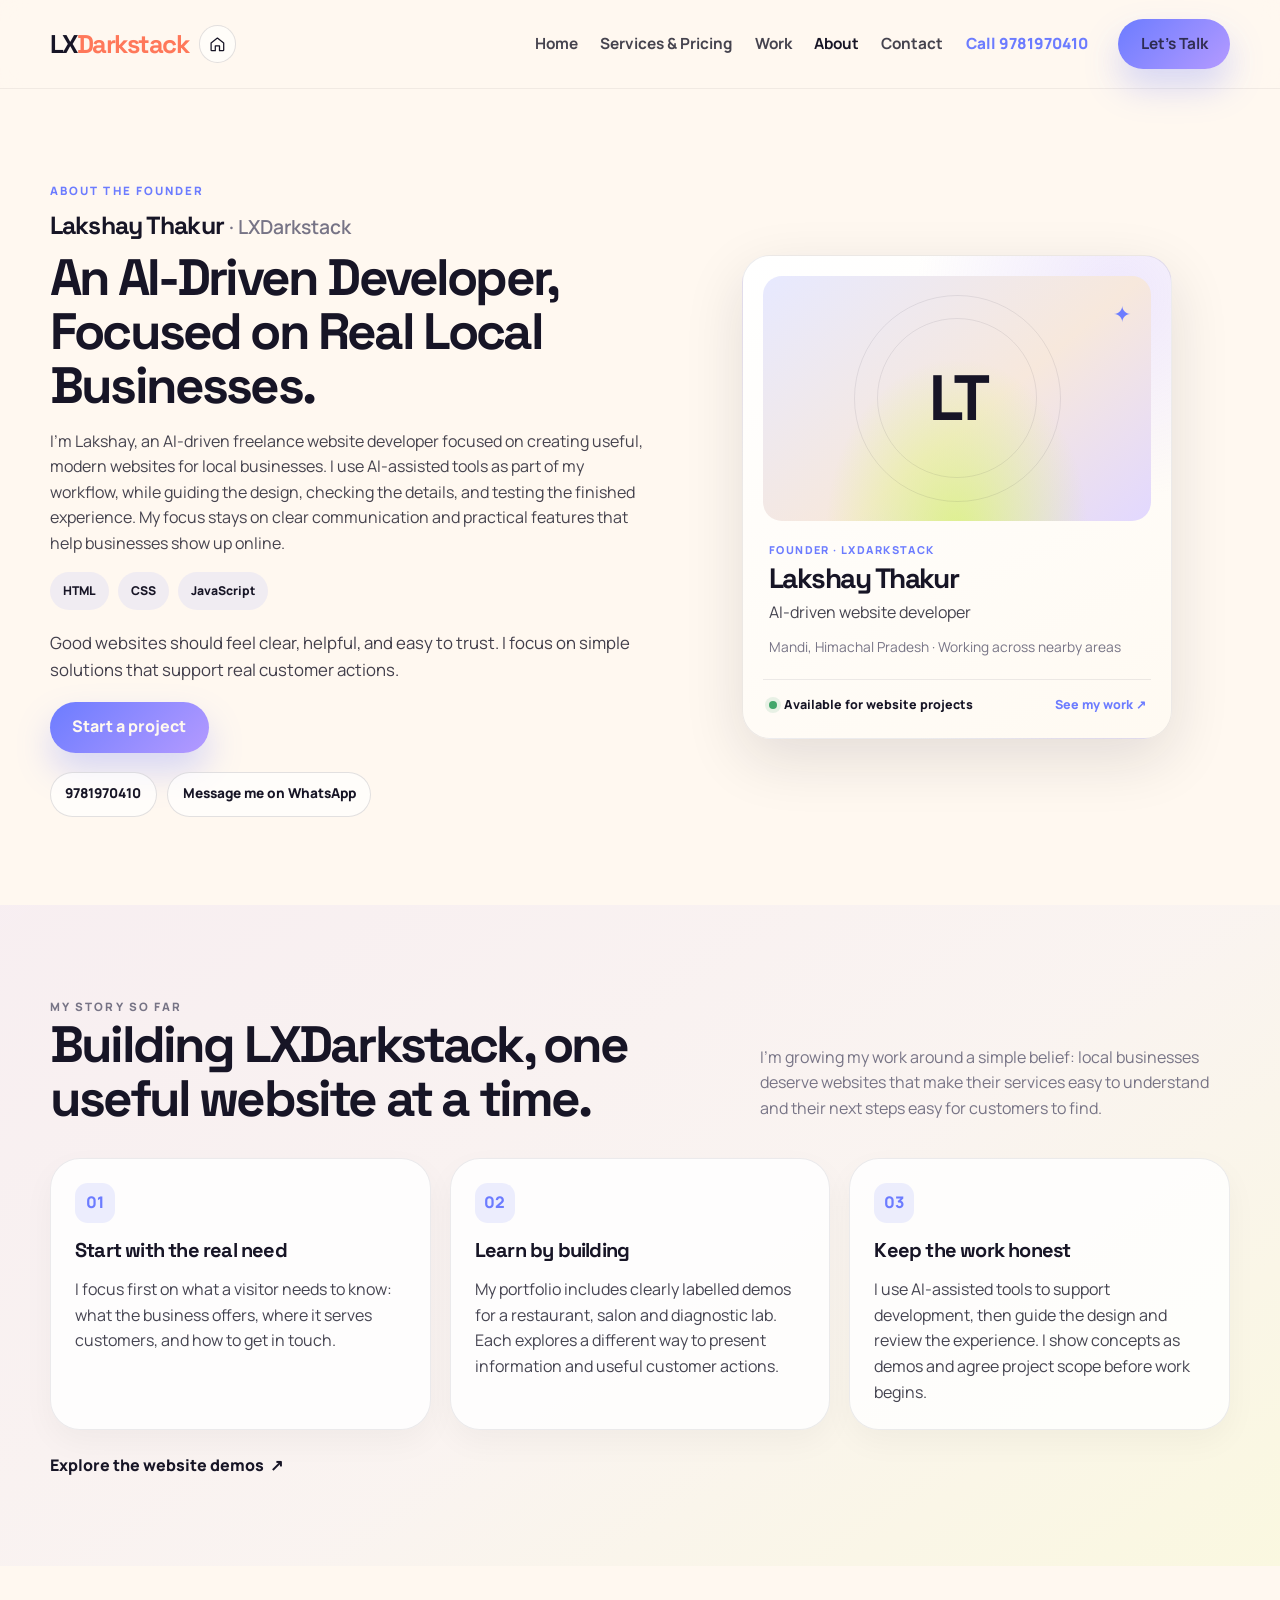
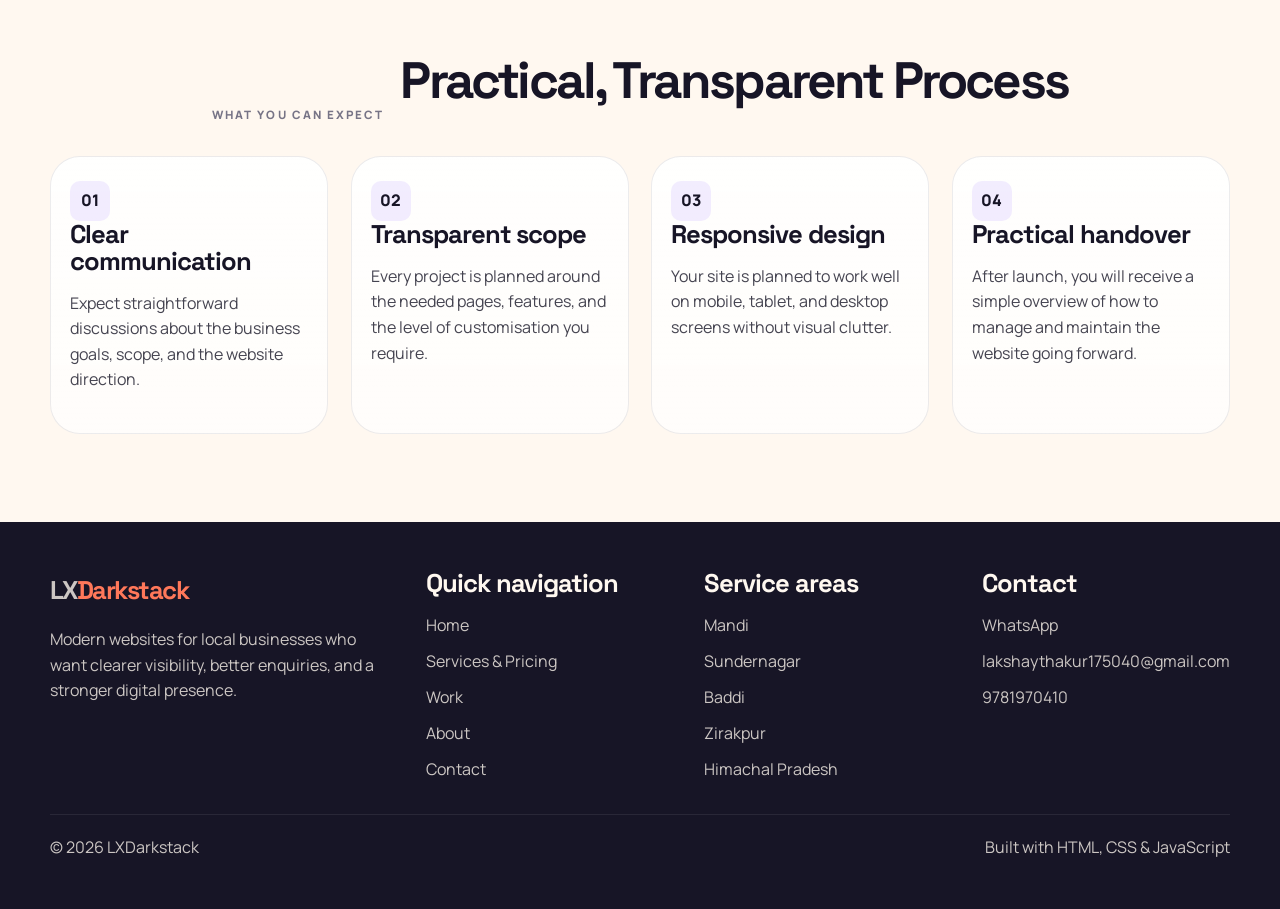
<file: about.html>
<!DOCTYPE html>
<html lang="en">
<head>
  <meta charset="UTF-8" />
  <meta name="viewport" content="width=device-width, initial-scale=1.0" />
  <title>About Lakshay Thakur | AI-Driven Web Developer | LXDarkstack</title>
  <meta name="description" content="Meet Lakshay Thakur, an AI-driven website developer building mobile-friendly websites for local businesses in Mandi and across Himachal Pradesh." />
  <meta name="theme-color" content="#171526" />
  <meta property="og:title" content="About Lakshay Thakur | AI-Driven Web Developer" />
  <meta property="og:description" content="Learn about Lakshay Thakur, his AI-assisted development workflow, portfolio demos and commitment to practical local-business websites." />
  <meta property="og:type" content="website" />
  <meta property="og:url" content="https://lakshay.dev/about.html" />
  <meta property="og:image" content="https://lakshay.dev/assets/icons/favicon.svg" />
  <meta name="twitter:card" content="summary_large_image" />
  <link rel="canonical" href="https://lakshay.dev/about.html" />
  <link rel="icon" type="image/svg+xml" href="assets/icons/favicon.svg" />
  <link rel="preconnect" href="https://fonts.googleapis.com" />
  <link rel="preconnect" href="https://fonts.gstatic.com" crossorigin />
  <link href="https://fonts.googleapis.com/css2?family=Manrope:wght@400;500;700;800&amp;family=Space+Grotesk:wght@500;700&amp;display=swap" rel="stylesheet" />
  <link rel="stylesheet" href="style.css" />
  <script type="application/ld+json">
  {
    "@context": "https://schema.org",
    "@type": "AboutPage",
    "name": "About Lakshay Thakur | LXDarkstack",
    "url": "https://lakshay.dev/about.html",
    "mainEntity": { "@id": "https://lakshay.dev/about.html#lakshay" }
  }
  </script>
</head>
<body>
  <a class="skip-link" href="#main-content">Skip to content</a>
<header class="site-header">
  <div class="container nav-wrap">
    <div class="brand-group">
      <a href="./index.html" class="brand" aria-label="LXDarkstack home">LX<span>Darkstack</span></a>
      <a class="home-shortcut" href="./index.html" aria-label="Go to home page" title="Home">
        <svg viewBox="0 0 24 24" aria-hidden="true"><path d="m3 10 9-7 9 7v10a1 1 0 0 1-1 1h-5v-7H9v7H4a1 1 0 0 1-1-1z"/></svg>
      </a>
    </div>
    <button class="nav-toggle" type="button" aria-expanded="false" aria-controls="main-nav" aria-label="Toggle navigation"><span></span><span></span><span></span></button>
    <nav class="main-nav" id="main-nav" aria-label="Main navigation">
      <ul>
        <li><a data-page="index" href="index.html">Home</a></li>
        <li><a data-page="services" href="services.html">Services &amp; Pricing</a></li>
        <li><a data-page="work" href="work.html">Work</a></li>
        <li><a data-page="about" href="about.html">About</a></li>
        <li><a data-page="contact" href="contact.html">Contact</a></li>
        <li><a class="site-phone-link" href="tel:9781970410" aria-label="Call LXDarkstack">Call 9781970410</a></li>
        <li class="nav-cta"><a data-page="contact" href="contact.html#contact" class="btn btn-primary">Let's Talk</a></li>
      </ul>
    </nav>
  </div>
</header>
  <main id="main-content">
<section id="about" class="section about reveal">
        <div class="container about-grid">
          <div class="about-copy reveal">
            <p class="section-kicker">About the founder</p>
            <h2 class="about-name">Lakshay Thakur <span>· LXDarkstack</span></h2>
            <h1 class="page-section-title">An AI-Driven Developer, Focused on Real Local Businesses.</h1>
            <p>
              I’m Lakshay, an AI-driven freelance website developer focused on creating useful, modern websites for local businesses.
              I use AI-assisted tools as part of my workflow, while guiding the design, checking the details, and testing the finished experience.
              My focus stays on clear communication and practical features that help businesses show up online.
            </p>

            <div class="skill-tags" aria-label="Developer skills">
              <span>HTML</span>
              <span>CSS</span>
              <span>JavaScript</span>
            </div>

            <p class="philosophy">
              Good websites should feel clear, helpful, and easy to trust. I focus on simple solutions that support real customer actions.
            </p>

            <div class="about-cta-row">
              <a href="contact.html#contact" class="btn btn-primary">Start a project</a>
            </div>
            <div class="about-contact" aria-label="Contact Lakshay Thakur">
              <a class="about-contact-link phone-link" href="tel:9781970410" aria-label="Call Lakshay Thakur">Call Lakshay: 9781970410</a>
              <a class="about-contact-link whatsapp-link" href="#" aria-label="Message Lakshay Thakur on WhatsApp">Message me on WhatsApp</a>
            </div>
          </div>

          <div class="about-visual reveal">
            <div class="profile-card">
              <div class="profile-avatar" role="img" aria-label="Initials avatar for Lakshay Thakur; replace with a personal photo when available">
                <span>LT</span>
                <span class="profile-avatar-sparkle" aria-hidden="true">✦</span>
              </div>
              <div class="profile-card-copy">
                <p class="profile-label">FOUNDER · LXDARKSTACK</p>
                <h2>Lakshay Thakur</h2>
                <p>AI-driven website developer</p>
                <p class="profile-location">Mandi, Himachal Pradesh · Working across nearby areas</p>
              </div>
              <div class="profile-card-footer">
                <span><i aria-hidden="true"></i> Available for website projects</span>
                <a href="work.html#work">See my work <span aria-hidden="true">↗</span></a>
              </div>
            </div>
          </div>
        </div>
      </section>

<section id="my-story" class="section story-section reveal">
  <div class="container">
    <div class="section-heading-inline story-heading">
      <div>
        <p class="section-kicker">My story so far</p>
        <h2>Building LXDarkstack, one useful website at a time.</h2>
      </div>
      <p>
        I’m growing my work around a simple belief: local businesses deserve websites that make their services easy to understand
        and their next steps easy for customers to find.
      </p>
    </div>

    <div class="story-grid">
      <article class="story-card reveal">
        <span>01</span>
        <h3>Start with the real need</h3>
        <p>
          I focus first on what a visitor needs to know: what the business offers, where it serves customers,
          and how to get in touch.
        </p>
      </article>
      <article class="story-card reveal">
        <span>02</span>
        <h3>Learn by building</h3>
        <p>
          My portfolio includes clearly labelled demos for a restaurant, salon and diagnostic lab.
          Each explores a different way to present information and useful customer actions.
        </p>
      </article>
      <article class="story-card reveal">
        <span>03</span>
        <h3>Keep the work honest</h3>
        <p>
          I use AI-assisted tools to support development, then guide the design and review the experience.
          I show concepts as demos and agree project scope before work begins.
        </p>
      </article>
    </div>
    <a class="story-link inline-link" href="work.html#work">Explore the website demos <span aria-hidden="true">↗</span></a>
  </div>
</section>

<section id="trust" class="section trust reveal">
        <div class="container">
          <div class="section-heading-inline centered">
            <p class="section-kicker">What You Can Expect</p>
            <h2>Practical, Transparent Process</h2>
          </div>

          <div class="trust-grid">
            <article class="trust-card reveal">
              <span>01</span>
              <h3>Clear communication</h3>
              <p>Expect straightforward discussions about the business goals, scope, and the website direction.</p>
            </article>
            <article class="trust-card reveal">
              <span>02</span>
              <h3>Transparent scope</h3>
              <p>Every project is planned around the needed pages, features, and the level of customisation you require.</p>
            </article>
            <article class="trust-card reveal">
              <span>03</span>
              <h3>Responsive design</h3>
              <p>Your site is planned to work well on mobile, tablet, and desktop screens without visual clutter.</p>
            </article>
            <article class="trust-card reveal">
              <span>04</span>
              <h3>Practical handover</h3>
              <p>After launch, you will receive a simple overview of how to manage and maintain the website going forward.</p>
            </article>
          </div>
        </div>
      </section>
  </main>
<footer class="site-footer">
  <div class="container footer-grid">
    <div><a href="index.html" class="brand footer-brand">LX<span>Darkstack</span></a><p>Modern websites for local businesses who want clearer visibility, better enquiries, and a stronger digital presence.</p></div>
    <div><h3>Quick navigation</h3><ul class="footer-links"><li><a href="index.html">Home</a></li><li><a href="services.html">Services &amp; Pricing</a></li><li><a href="work.html">Work</a></li><li><a href="about.html">About</a></li><li><a href="contact.html">Contact</a></li></ul></div>
    <div><h3>Service areas</h3><ul class="footer-links"><li>Mandi</li><li>Sundernagar</li><li>Baddi</li><li>Zirakpur</li><li>Himachal Pradesh</li></ul></div>
    <div><h3>Contact</h3><ul class="footer-links"><li><a href="#" class="whatsapp-link">WhatsApp</a></li><li><a href="#" class="email-link hidden">Email</a></li><li><a href="#" class="phone-link hidden">Phone</a></li></ul></div>
  </div>
  <div class="container footer-bottom"><p>© <span id="currentYear"></span> LXDarkstack</p><p>Built with HTML, CSS &amp; JavaScript</p></div>
</footer>
<button class="back-to-top" type="button" aria-label="Back to top">↑</button>
  <script src="script.js" defer></script>
</body>
</html>
</file>
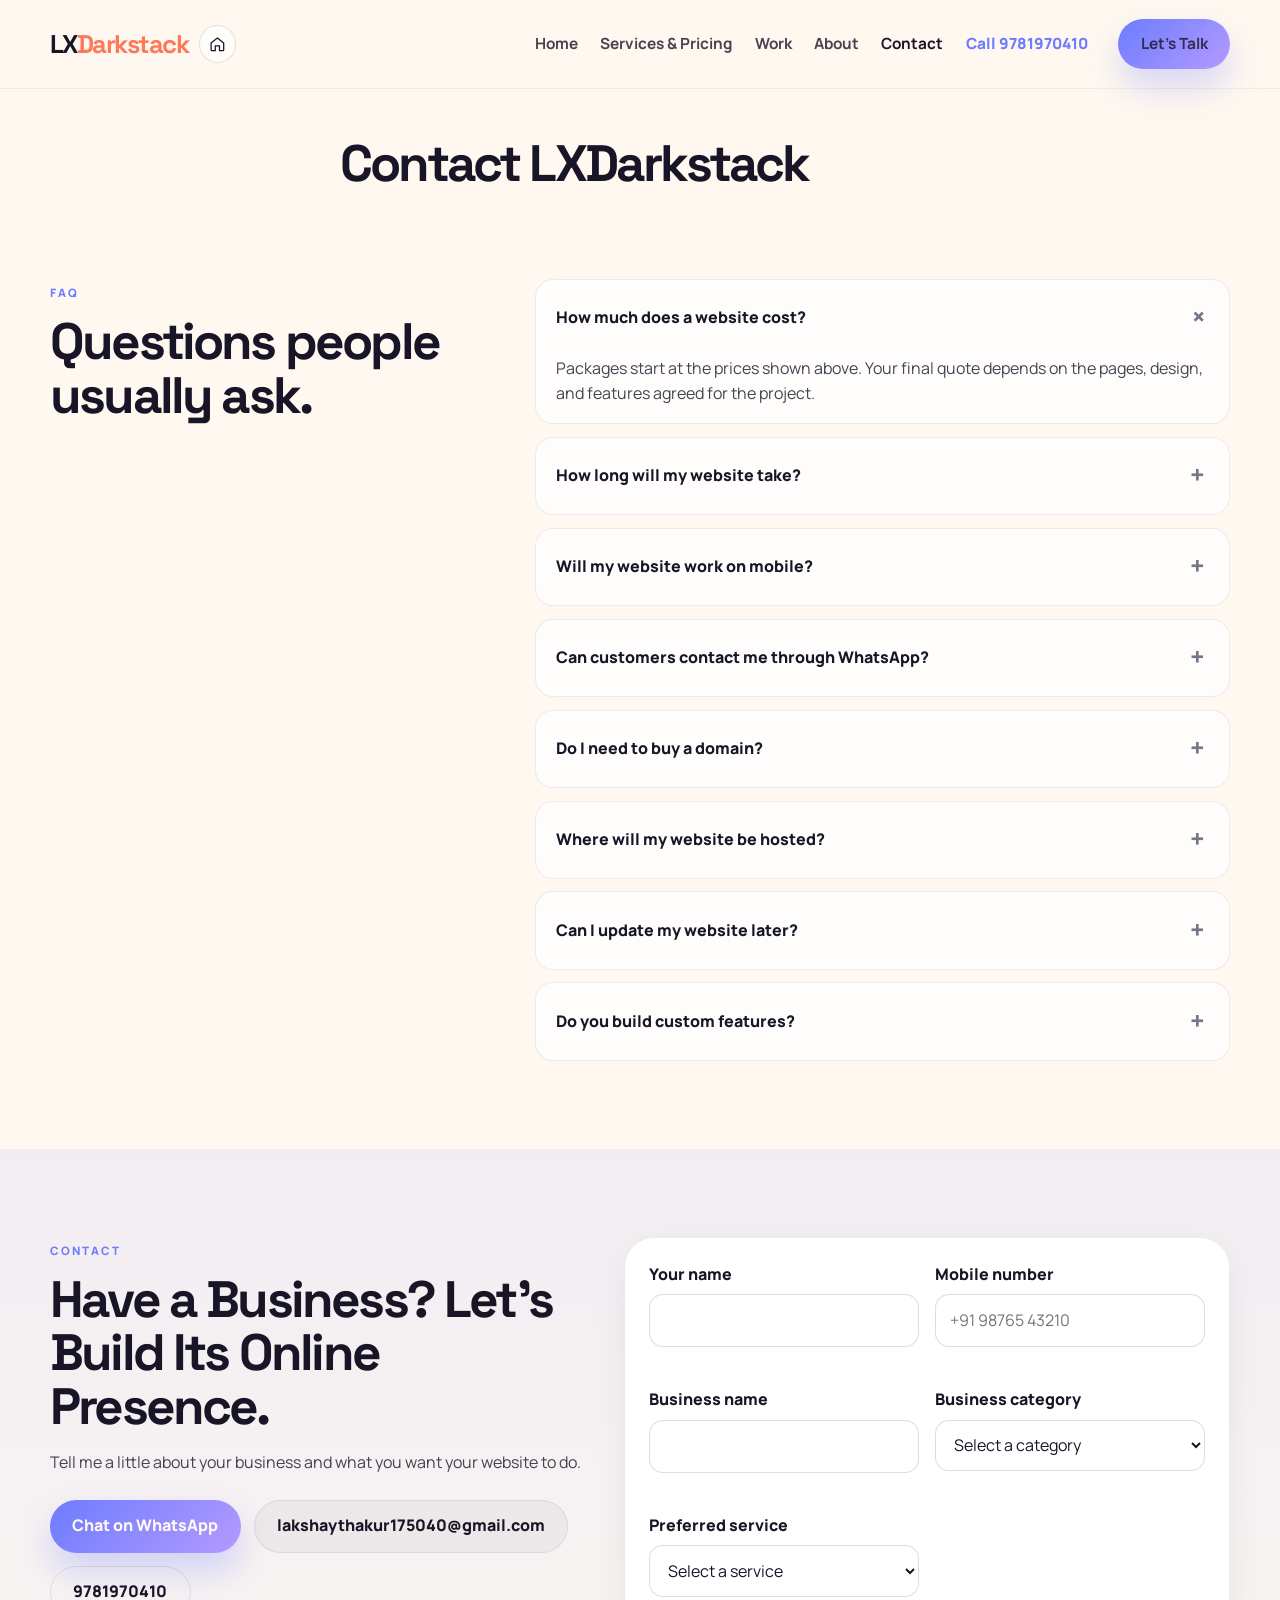
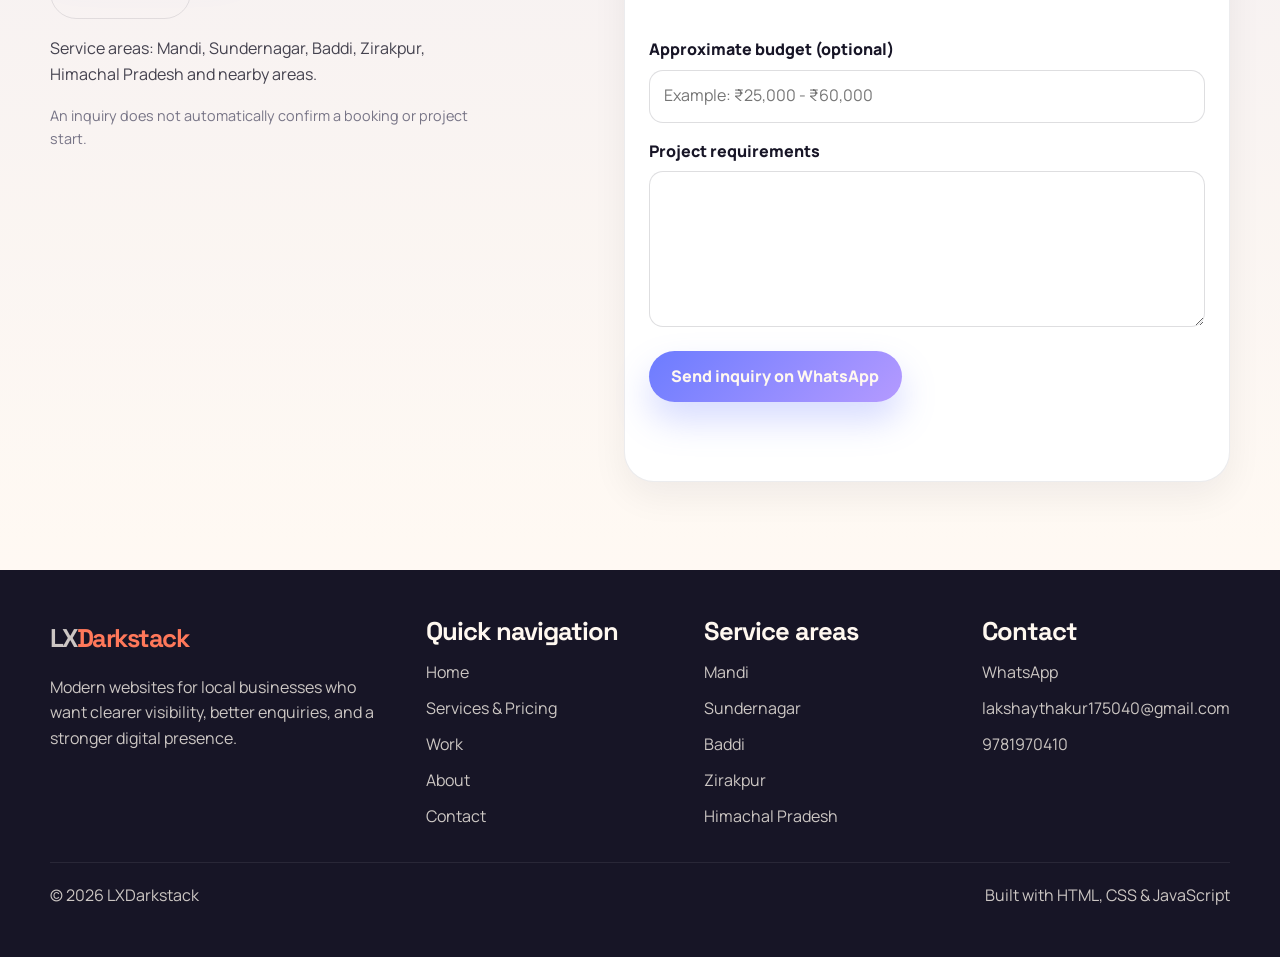
<file: contact.html>
<!DOCTYPE html>
<html lang="en">
<head>
  <meta charset="UTF-8" />
  <meta name="viewport" content="width=device-width, initial-scale=1.0" />
  <title>Contact LXDarkstack | Website Developer in Himachal Pradesh</title>
  <meta name="description" content="Contact LXDarkstack to discuss website development for your business in Mandi, Sundernagar, Baddi, Zirakpur and nearby areas." />
  <meta name="theme-color" content="#171526" />
  <meta property="og:title" content="Contact LXDarkstack | Website Developer in Himachal Pradesh" />
  <meta property="og:description" content="Discuss website development for your business in Mandi, Sundernagar, Baddi, Zirakpur and nearby areas." />
  <meta property="og:type" content="website" />
  <meta property="og:url" content="https://lakshay.dev/contact.html" />
  <meta property="og:image" content="https://lakshay.dev/assets/icons/favicon.svg" />
  <meta name="twitter:card" content="summary_large_image" />
  <link rel="canonical" href="https://lakshay.dev/contact.html" />
  <link rel="icon" type="image/svg+xml" href="assets/icons/favicon.svg" />
  <link rel="preconnect" href="https://fonts.googleapis.com" />
  <link rel="preconnect" href="https://fonts.gstatic.com" crossorigin />
  <link href="https://fonts.googleapis.com/css2?family=Manrope:wght@400;500;700;800&amp;family=Space+Grotesk:wght@500;700&amp;display=swap" rel="stylesheet" />
  <link rel="stylesheet" href="style.css" />
</head>
<body>
  <a class="skip-link" href="#main-content">Skip to content</a>
<header class="site-header">
  <div class="container nav-wrap">
    <div class="brand-group">
      <a href="./index.html" class="brand" aria-label="LXDarkstack home">LX<span>Darkstack</span></a>
      <a class="home-shortcut" href="./index.html" aria-label="Go to home page" title="Home">
        <svg viewBox="0 0 24 24" aria-hidden="true"><path d="m3 10 9-7 9 7v10a1 1 0 0 1-1 1h-5v-7H9v7H4a1 1 0 0 1-1-1z"/></svg>
      </a>
    </div>
    <button class="nav-toggle" type="button" aria-expanded="false" aria-controls="main-nav" aria-label="Toggle navigation"><span></span><span></span><span></span></button>
    <nav class="main-nav" id="main-nav" aria-label="Main navigation">
      <ul>
        <li><a data-page="index" href="index.html">Home</a></li>
        <li><a data-page="services" href="services.html">Services &amp; Pricing</a></li>
        <li><a data-page="work" href="work.html">Work</a></li>
        <li><a data-page="about" href="about.html">About</a></li>
        <li><a data-page="contact" href="contact.html">Contact</a></li>
        <li><a class="site-phone-link" href="tel:9781970410" aria-label="Call LXDarkstack">Call 9781970410</a></li>
        <li class="nav-cta"><a data-page="contact" href="contact.html#contact" class="btn btn-primary">Let's Talk</a></li>
      </ul>
    </nav>
  </div>
</header>
  <main id="main-content">
<h1 class="page-section-title container">Contact LXDarkstack</h1>
<section id="faq" class="section faq reveal">
        <div class="container faq-grid">
          <div class="faq-intro reveal">
            <p class="section-kicker">FAQ</p>
            <h2>Questions people usually ask.</h2>
          </div>

          <div class="faq-list reveal" aria-label="Frequently asked questions">
            <div class="faq-item is-open">
              <button class="faq-question" type="button" aria-expanded="true">
                <span>How much does a website cost?</span>
                <span class="faq-icon">+</span>
              </button>
              <div class="faq-answer">
                <p>Packages start at the prices shown above. Your final quote depends on the pages, design, and features agreed for the project.</p>
              </div>
            </div>

            <div class="faq-item">
              <button class="faq-question" type="button" aria-expanded="false">
                <span>How long will my website take?</span>
                <span class="faq-icon">+</span>
              </button>
              <div class="faq-answer">
                <p>Timelines depend on your project size, content readiness, and feedback cycles. A realistic schedule is shared once the scope is clear.</p>
              </div>
            </div>

            <div class="faq-item">
              <button class="faq-question" type="button" aria-expanded="false">
                <span>Will my website work on mobile?</span>
                <span class="faq-icon">+</span>
              </button>
              <div class="faq-answer">
                <p>Yes. Mobile responsiveness is part of the build process and the site is designed to work well across common device sizes.</p>
              </div>
            </div>

            <div class="faq-item">
              <button class="faq-question" type="button" aria-expanded="false">
                <span>Can customers contact me through WhatsApp?</span>
                <span class="faq-icon">+</span>
              </button>
              <div class="faq-answer">
                <p>Yes, WhatsApp can be integrated as a direct contact option for enquiries, appointments, or quick customer conversations.</p>
              </div>
            </div>

            <div class="faq-item">
              <button class="faq-question" type="button" aria-expanded="false">
                <span>Do I need to buy a domain?</span>
                <span class="faq-icon">+</span>
              </button>
              <div class="faq-answer">
                <p>Most websites need a domain and hosting plan, and these terms should be agreed upon before work begins.</p>
              </div>
            </div>

            <div class="faq-item">
              <button class="faq-question" type="button" aria-expanded="false">
                <span>Where will my website be hosted?</span>
                <span class="faq-icon">+</span>
              </button>
              <div class="faq-answer">
                <p>Hosting can be arranged based on the preferred provider, platform, and maintenance requirements for your project.</p>
              </div>
            </div>

            <div class="faq-item">
              <button class="faq-question" type="button" aria-expanded="false">
                <span>Can I update my website later?</span>
                <span class="faq-icon">+</span>
              </button>
              <div class="faq-answer">
                <p>Yes, depending on the final build. I can also explain options for future updates and maintenance support.</p>
              </div>
            </div>

            <div class="faq-item">
              <button class="faq-question" type="button" aria-expanded="false">
                <span>Do you build custom features?</span>
                <span class="faq-icon">+</span>
              </button>
              <div class="faq-answer">
                <p>Yes, custom functionality can be discussed if the project requires it. Scope, complexity, and support needs influence the final estimate.</p>
              </div>
            </div>
          </div>
        </div>
      </section>

<section id="contact" class="section contact reveal">
        <div class="container contact-grid">
          <div class="contact-copy reveal">
            <p class="section-kicker">Contact</p>
            <h2>Have a Business? Let's Build Its Online Presence.</h2>
            <p>Tell me a little about your business and what you want your website to do.</p>

            <div class="contact-actions">
              <a href="#" class="btn btn-primary whatsapp-link" data-whatsapp-action="general">Chat on WhatsApp</a>
              <a href="#" class="btn btn-secondary email-link hidden">Email</a>
              <a href="#" class="btn btn-ghost phone-link hidden">Call</a>
            </div>

            <div class="contact-meta">
              <p>Service areas: Mandi, Sundernagar, Baddi, Zirakpur, Himachal Pradesh and nearby areas.</p>
              <p class="meta-note">An inquiry does not automatically confirm a booking or project start.</p>
            </div>
          </div>

          <div class="contact-panel reveal">
            <form id="contactForm" novalidate>
              <div class="field-grid">
                <div class="field-group">
                  <label for="name">Your name</label>
                  <input id="name" name="name" type="text" autocomplete="name" required />
                  <p class="error-message" data-error-for="name"></p>
                </div>

                <div class="field-group">
                  <label for="customerPhone">Mobile number</label>
                  <input id="customerPhone" name="customerPhone" type="tel" autocomplete="tel" inputmode="tel" placeholder="+91 98765 43210" maxlength="25" required />
                  <p class="error-message" data-error-for="customerPhone"></p>
                </div>

                <div class="field-group">
                  <label for="businessName">Business name</label>
                  <input id="businessName" name="businessName" type="text" autocomplete="organization" required />
                  <p class="error-message" data-error-for="businessName"></p>
                </div>

                <div class="field-group">
                  <label for="businessCategory">Business category</label>
                  <select id="businessCategory" name="businessCategory" required>
                    <option value="">Select a category</option>
                    <option value="Restaurant or Cafe">Restaurant or Cafe</option>
                    <option value="Salon or Beauty Studio">Salon or Beauty Studio</option>
                    <option value="Medical Laboratory">Medical Laboratory</option>
                    <option value="Gym or Fitness Studio">Gym or Fitness Studio</option>
                    <option value="Coaching Institute">Coaching Institute</option>
                    <option value="Medical Store or Retail">Medical Store or Retail</option>
                    <option value="Other local business">Other local business</option>
                  </select>
                  <p class="error-message" data-error-for="businessCategory"></p>
                </div>

                <div class="field-group">
                  <label for="preferredService">Preferred service</label>
                  <select id="preferredService" name="preferredService" required>
                    <option value="">Select a service</option>
                    <option value="Business Website">Business Website</option>
                    <option value="Restaurant & Cafe Website">Restaurant &amp; Cafe Website</option>
                    <option value="Salon Website">Salon Website</option>
                    <option value="Medical Laboratory Website">Medical Laboratory Website</option>
                    <option value="Coaching Institute Website">Coaching Institute Website</option>
                    <option value="Website Redesign">Website Redesign</option>
                    <option value="Not sure yet">Not sure yet</option>
                  </select>
                  <p class="error-message" data-error-for="preferredService"></p>
                </div>

                <div class="field-group full-width">
                  <label for="budget">Approximate budget (optional)</label>
                  <input id="budget" name="budget" type="text" placeholder="Example: ₹25,000 - ₹60,000" />
                </div>

                <div class="field-group full-width">
                  <label for="requirements">Project requirements</label>
                  <textarea id="requirements" name="requirements" rows="5" required></textarea>
                  <p class="error-message" data-error-for="requirements"></p>
                </div>
              </div>

              <button type="submit" class="btn btn-primary form-submit">Send inquiry on WhatsApp</button>
              <p id="formStatus" class="form-status" role="status" aria-live="polite"></p>
            </form>
          </div>
        </div>
      </section>
  </main>
<footer class="site-footer">
  <div class="container footer-grid">
    <div><a href="index.html" class="brand footer-brand">LX<span>Darkstack</span></a><p>Modern websites for local businesses who want clearer visibility, better enquiries, and a stronger digital presence.</p></div>
    <div><h3>Quick navigation</h3><ul class="footer-links"><li><a href="index.html">Home</a></li><li><a href="services.html">Services &amp; Pricing</a></li><li><a href="work.html">Work</a></li><li><a href="about.html">About</a></li><li><a href="contact.html">Contact</a></li></ul></div>
    <div><h3>Service areas</h3><ul class="footer-links"><li>Mandi</li><li>Sundernagar</li><li>Baddi</li><li>Zirakpur</li><li>Himachal Pradesh</li></ul></div>
    <div><h3>Contact</h3><ul class="footer-links"><li><a href="#" class="whatsapp-link">WhatsApp</a></li><li><a href="#" class="email-link hidden">Email</a></li><li><a href="#" class="phone-link hidden">Phone</a></li></ul></div>
  </div>
  <div class="container footer-bottom"><p>© <span id="currentYear"></span> LXDarkstack</p><p>Built with HTML, CSS &amp; JavaScript</p></div>
</footer>
<button class="back-to-top" type="button" aria-label="Back to top">↑</button>
  <script src="script.js" defer></script>
</body>
</html>
</file>
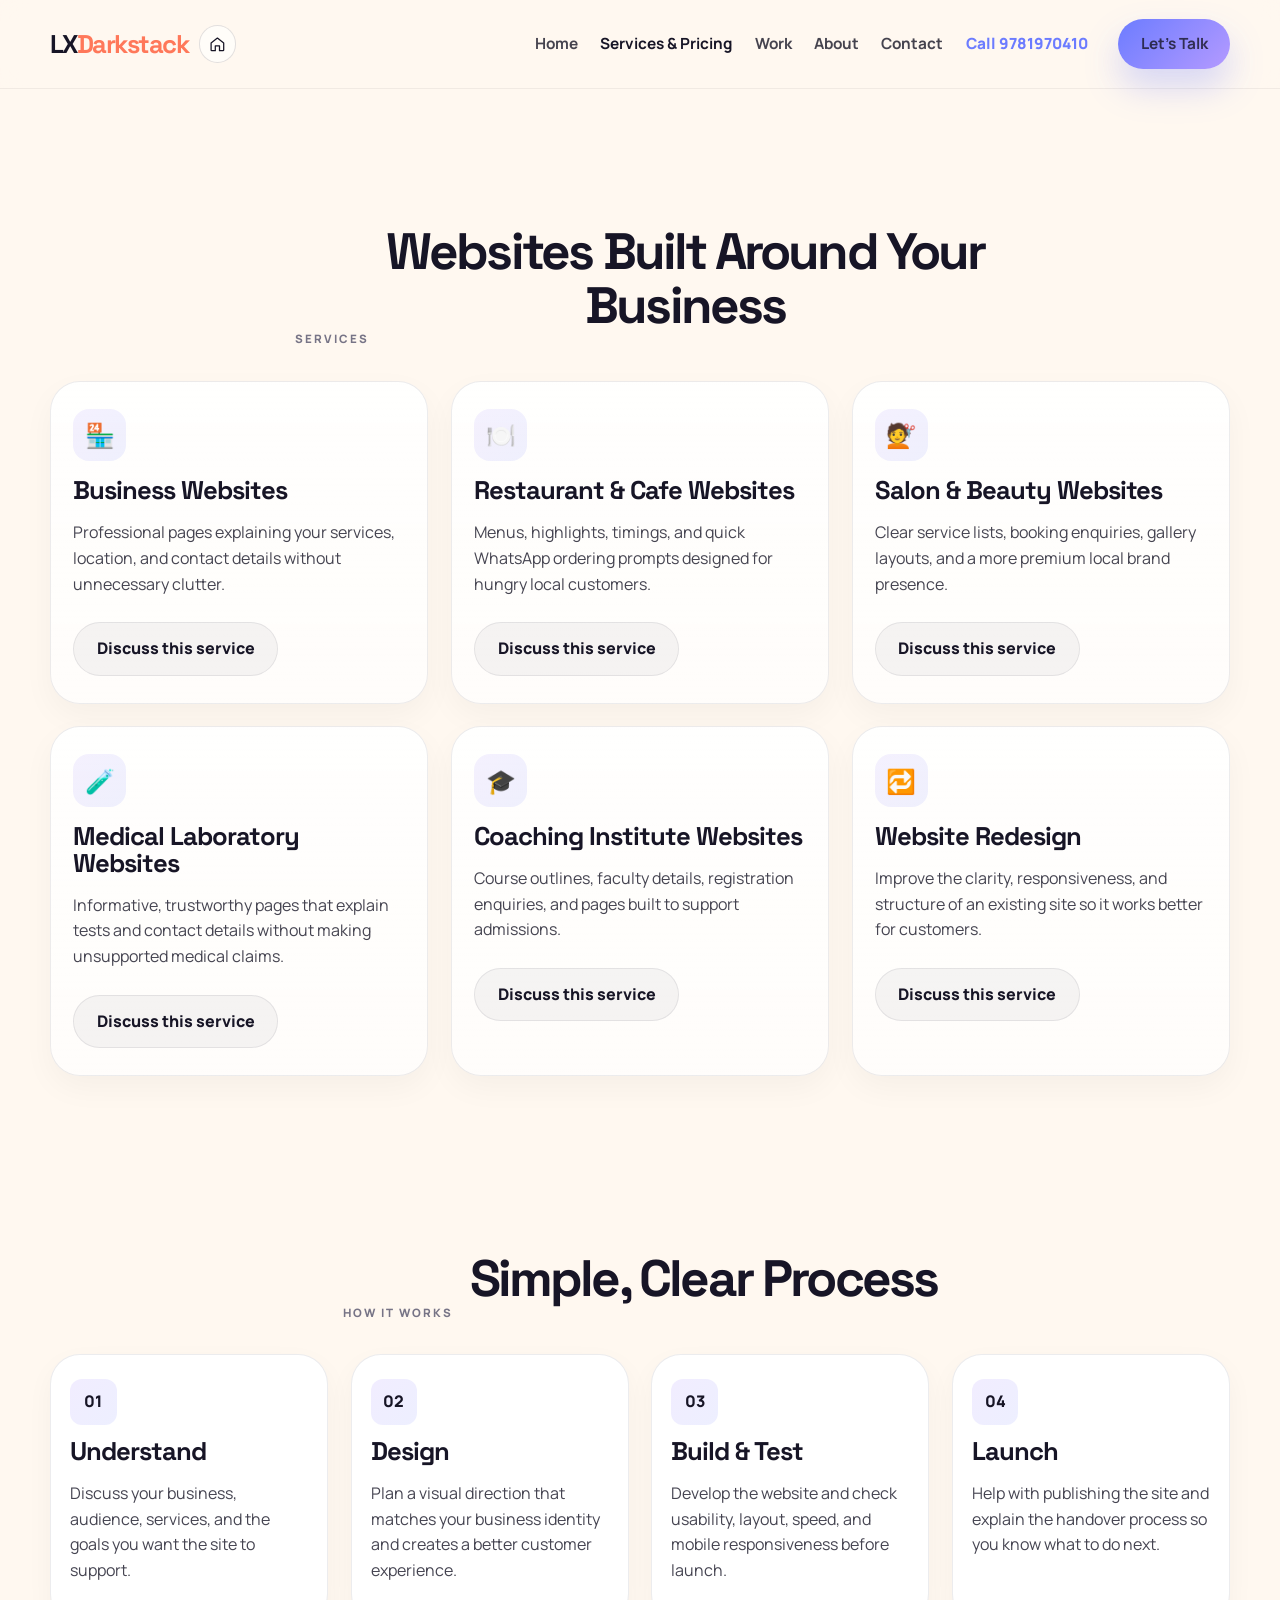
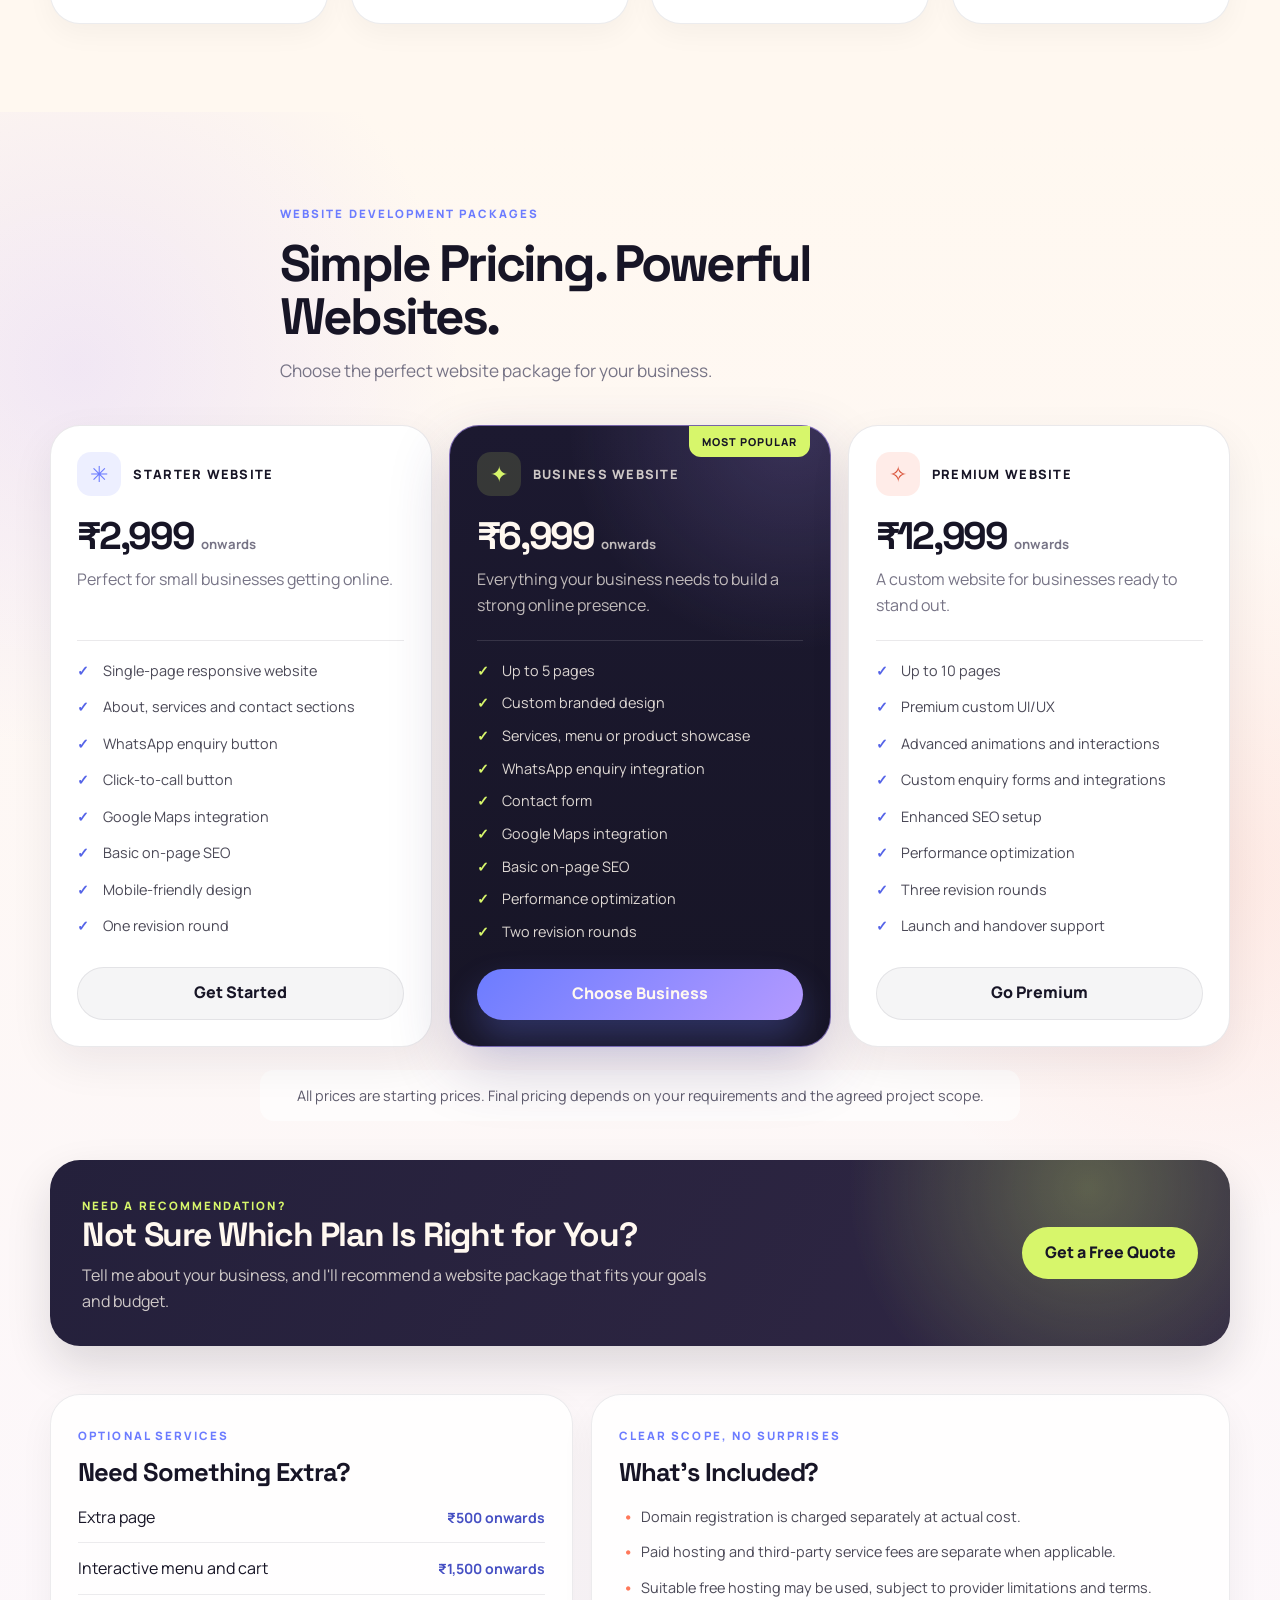
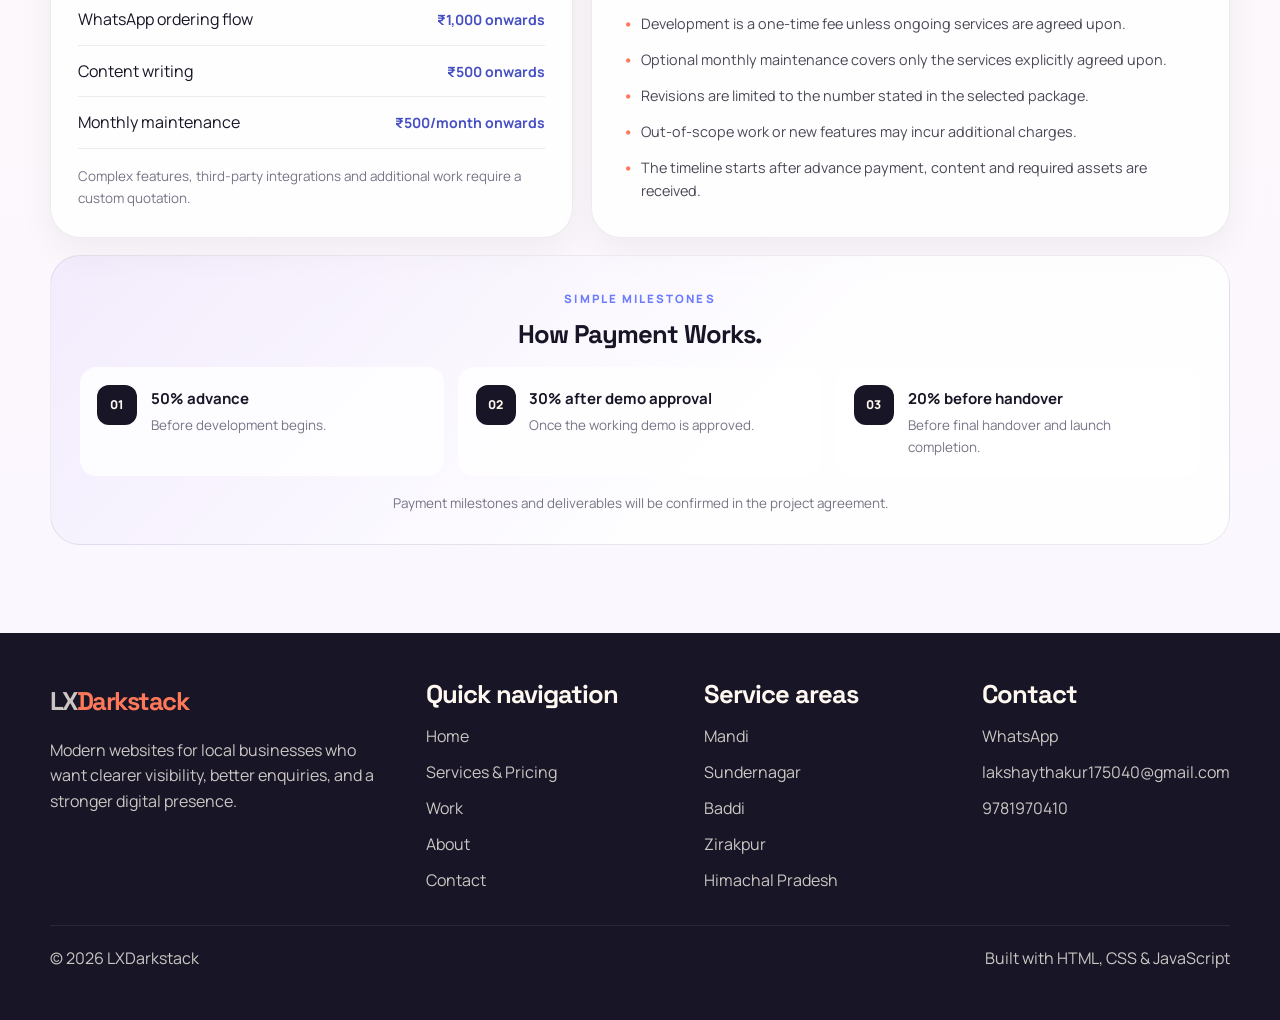
<file: services.html>
<!DOCTYPE html>
<html lang="en">
<head>
  <meta charset="UTF-8" />
  <meta name="viewport" content="width=device-width, initial-scale=1.0" />
  <title>Website Development & Pricing | LXDarkstack</title>
  <meta name="description" content="Website development for local businesses in Mandi, Sundernagar, Baddi, Zirakpur and nearby areas. Explore services, starting prices and the project process." />
  <meta name="theme-color" content="#171526" />
  <meta property="og:title" content="Website Development & Pricing | LXDarkstack" />
  <meta property="og:description" content="Website services, transparent starting prices and project process for local businesses in Himachal Pradesh and nearby areas." />
  <meta property="og:type" content="website" />
  <meta property="og:url" content="https://lakshay.dev/services.html" />
  <meta property="og:image" content="https://lakshay.dev/assets/icons/favicon.svg" />
  <meta name="twitter:card" content="summary_large_image" />
  <link rel="canonical" href="https://lakshay.dev/services.html" />
  <link rel="icon" type="image/svg+xml" href="assets/icons/favicon.svg" />
  <link rel="preconnect" href="https://fonts.googleapis.com" />
  <link rel="preconnect" href="https://fonts.gstatic.com" crossorigin />
  <link href="https://fonts.googleapis.com/css2?family=Manrope:wght@400;500;700;800&amp;family=Space+Grotesk:wght@500;700&amp;display=swap" rel="stylesheet" />
  <link rel="stylesheet" href="style.css" />
</head>
<body>
  <a class="skip-link" href="#main-content">Skip to content</a>
<header class="site-header">
  <div class="container nav-wrap">
    <div class="brand-group">
      <a href="./index.html" class="brand" aria-label="LXDarkstack home">LX<span>Darkstack</span></a>
      <a class="home-shortcut" href="./index.html" aria-label="Go to home page" title="Home">
        <svg viewBox="0 0 24 24" aria-hidden="true"><path d="m3 10 9-7 9 7v10a1 1 0 0 1-1 1h-5v-7H9v7H4a1 1 0 0 1-1-1z"/></svg>
      </a>
    </div>
    <button class="nav-toggle" type="button" aria-expanded="false" aria-controls="main-nav" aria-label="Toggle navigation"><span></span><span></span><span></span></button>
    <nav class="main-nav" id="main-nav" aria-label="Main navigation">
      <ul>
        <li><a data-page="index" href="index.html">Home</a></li>
        <li><a data-page="services" href="services.html">Services &amp; Pricing</a></li>
        <li><a data-page="work" href="work.html">Work</a></li>
        <li><a data-page="about" href="about.html">About</a></li>
        <li><a data-page="contact" href="contact.html">Contact</a></li>
        <li><a class="site-phone-link" href="tel:9781970410" aria-label="Call LXDarkstack">Call 9781970410</a></li>
        <li class="nav-cta"><a data-page="contact" href="contact.html#contact" class="btn btn-primary">Let's Talk</a></li>
      </ul>
    </nav>
  </div>
</header>
  <main id="main-content">
<section id="services" class="section services reveal">
        <div class="container">
          <div class="section-heading-inline centered">
            <p class="section-kicker">Services</p>
            <h1 class="page-section-title">Websites Built Around Your Business</h1>
          </div>

          <div class="service-grid">
            <article class="service-card reveal">
              <div class="service-icon">🏪</div>
              <h3>Business Websites</h3>
              <p>Professional pages explaining your services, location, and contact details without unnecessary clutter.</p>
              <button type="button" class="service-cta btn btn-secondary" data-service="Business Website">Discuss this service</button>
            </article>

            <article class="service-card reveal">
              <div class="service-icon">🍽️</div>
              <h3>Restaurant &amp; Cafe Websites</h3>
              <p>Menus, highlights, timings, and quick WhatsApp ordering prompts designed for hungry local customers.</p>
              <button type="button" class="service-cta btn btn-secondary" data-service="Restaurant & Cafe Website">Discuss this service</button>
            </article>

            <article class="service-card reveal">
              <div class="service-icon">💇</div>
              <h3>Salon &amp; Beauty Websites</h3>
              <p>Clear service lists, booking enquiries, gallery layouts, and a more premium local brand presence.</p>
              <button type="button" class="service-cta btn btn-secondary" data-service="Salon Website">Discuss this service</button>
            </article>

            <article class="service-card reveal">
              <div class="service-icon">🧪</div>
              <h3>Medical Laboratory Websites</h3>
              <p>Informative, trustworthy pages that explain tests and contact details without making unsupported medical claims.</p>
              <button type="button" class="service-cta btn btn-secondary" data-service="Medical Laboratory Website">Discuss this service</button>
            </article>

            <article class="service-card reveal">
              <div class="service-icon">🎓</div>
              <h3>Coaching Institute Websites</h3>
              <p>Course outlines, faculty details, registration enquiries, and pages built to support admissions.</p>
              <button type="button" class="service-cta btn btn-secondary" data-service="Coaching Institute Website">Discuss this service</button>
            </article>

            <article class="service-card reveal">
              <div class="service-icon">🔁</div>
              <h3>Website Redesign</h3>
              <p>Improve the clarity, responsiveness, and structure of an existing site so it works better for customers.</p>
              <button type="button" class="service-cta btn btn-secondary" data-service="Website Redesign">Discuss this service</button>
            </article>
          </div>
        </div>
      </section>

<section id="process" class="section process reveal">
        <div class="container">
          <div class="section-heading-inline centered">
            <p class="section-kicker">How it works</p>
            <h2>Simple, Clear Process</h2>
          </div>

          <div class="process-grid">
            <article class="step-card reveal">
              <span class="step-number">01</span>
              <h3>Understand</h3>
              <p>Discuss your business, audience, services, and the goals you want the site to support.</p>
            </article>

            <article class="step-card reveal">
              <span class="step-number">02</span>
              <h3>Design</h3>
              <p>Plan a visual direction that matches your business identity and creates a better customer experience.</p>
            </article>

            <article class="step-card reveal">
              <span class="step-number">03</span>
              <h3>Build &amp; Test</h3>
              <p>Develop the website and check usability, layout, speed, and mobile responsiveness before launch.</p>
            </article>

            <article class="step-card reveal">
              <span class="step-number">04</span>
              <h3>Launch</h3>
              <p>Help with publishing the site and explain the handover process so you know what to do next.</p>
            </article>
          </div>
        </div>
      </section>

<section id="pricing" class="section pricing pricing-section reveal">
        <div class="container">
          <div class="pricing-heading centered">
            <p class="section-kicker">Website development packages</p>
            <h2>Simple Pricing. Powerful Websites.</h2>
            <p>Choose the perfect website package for your business.</p>
          </div>

          <div class="pricing-grid pricing-cards">
            <article class="price-card pricing-card reveal" data-package="starter">
              <div class="pricing-card-top">
                <span class="package-icon" aria-hidden="true">✳</span>
                <p class="package-name">Starter Website</p>
              </div>
              <h3 class="package-price"><span class="price-amount">₹2,999</span> <span class="price-suffix">onwards</span></h3>
              <p class="package-copy">Perfect for small businesses getting online.</p>
              <ul class="pricing-features">
                <li>Single-page responsive website</li>
                <li>About, services and contact sections</li>
                <li>WhatsApp enquiry button</li>
                <li>Click-to-call button</li>
                <li>Google Maps integration</li>
                <li>Basic on-page SEO</li>
                <li>Mobile-friendly design</li>
                <li>One revision round</li>
              </ul>
              <button type="button" class="btn btn-secondary package-cta" data-package="starter" data-price="₹2,999 onwards">Get Started</button>
            </article>

            <article class="price-card pricing-card featured reveal" data-package="business">
              <div class="popular-badge">Most popular</div>
              <div class="pricing-card-top">
                <span class="package-icon" aria-hidden="true">✦</span>
                <p class="package-name">Business Website</p>
              </div>
              <h3 class="package-price"><span class="price-amount">₹6,999</span> <span class="price-suffix">onwards</span></h3>
              <p class="package-copy">Everything your business needs to build a strong online presence.</p>
              <ul class="pricing-features">
                <li>Up to 5 pages</li>
                <li>Custom branded design</li>
                <li>Services, menu or product showcase</li>
                <li>WhatsApp enquiry integration</li>
                <li>Contact form</li>
                <li>Google Maps integration</li>
                <li>Basic on-page SEO</li>
                <li>Performance optimization</li>
                <li>Two revision rounds</li>
              </ul>
              <button type="button" class="btn btn-primary package-cta" data-package="business" data-price="₹6,999 onwards">Choose Business</button>
            </article>

            <article class="price-card pricing-card reveal" data-package="premium">
              <div class="pricing-card-top">
                <span class="package-icon" aria-hidden="true">✧</span>
                <p class="package-name">Premium Website</p>
              </div>
              <h3 class="package-price"><span class="price-amount">₹12,999</span> <span class="price-suffix">onwards</span></h3>
              <p class="package-copy">A custom website for businesses ready to stand out.</p>
              <ul class="pricing-features">
                <li>Up to 10 pages</li>
                <li>Premium custom UI/UX</li>
                <li>Advanced animations and interactions</li>
                <li>Custom enquiry forms and integrations</li>
                <li>Enhanced SEO setup</li>
                <li>Performance optimization</li>
                <li>Three revision rounds</li>
                <li>Launch and handover support</li>
              </ul>
              <button type="button" class="btn btn-secondary package-cta" data-package="premium" data-price="₹12,999 onwards">Go Premium</button>
            </article>
          </div>

          <p class="pricing-note">All prices are starting prices. Final pricing depends on your requirements and the agreed project scope.</p>

          <div class="quote-banner reveal">
            <div>
              <p class="section-kicker">Need a recommendation?</p>
              <h3>Not Sure Which Plan Is Right for You?</h3>
              <p>Tell me about your business, and I'll recommend a website package that fits your goals and budget.</p>
            </div>
            <a
              href="#"
              class="btn btn-primary whatsapp-link"
              data-whatsapp-message="Hi Lakshay! I want to build a website for my business. Please help me choose the right package and provide a quotation."
            >Get a Free Quote</a>
          </div>

          <div class="pricing-details-grid">
            <section class="pricing-detail-card addons-card reveal" aria-labelledby="addons-title">
              <p class="section-kicker">Optional services</p>
              <h3 id="addons-title">Need Something Extra?</h3>
              <ul class="addon-list">
                <li><span>Extra page</span><strong>₹500 onwards</strong></li>
                <li><span>Interactive menu and cart</span><strong>₹1,500 onwards</strong></li>
                <li><span>WhatsApp ordering flow</span><strong>₹1,000 onwards</strong></li>
                <li><span>Content writing</span><strong>₹500 onwards</strong></li>
                <li><span>Monthly maintenance</span><strong>₹500/month onwards</strong></li>
              </ul>
              <p class="detail-note">Complex features, third-party integrations and additional work require a custom quotation.</p>
            </section>

            <section class="pricing-detail-card included-card reveal" aria-labelledby="included-title">
              <p class="section-kicker">Clear scope, no surprises</p>
              <h3 id="included-title">What's Included?</h3>
              <ul class="transparency-list">
                <li>Domain registration is charged separately at actual cost.</li>
                <li>Paid hosting and third-party service fees are separate when applicable.</li>
                <li>Suitable free hosting may be used, subject to provider limitations and terms.</li>
                <li>Development is a one-time fee unless ongoing services are agreed upon.</li>
                <li>Optional monthly maintenance covers only the services explicitly agreed upon.</li>
                <li>Revisions are limited to the number stated in the selected package.</li>
                <li>Out-of-scope work or new features may incur additional charges.</li>
                <li>The timeline starts after advance payment, content and required assets are received.</li>
              </ul>
            </section>
          </div>

          <section class="payment-section reveal" aria-labelledby="payment-title">
            <div class="payment-heading">
              <p class="section-kicker">Simple milestones</p>
              <h3 id="payment-title">How Payment Works.</h3>
            </div>
            <div class="payment-steps">
              <article class="payment-step">
                <span class="payment-step-number">01</span>
                <div><strong>50% advance</strong><p>Before development begins.</p></div>
              </article>
              <article class="payment-step">
                <span class="payment-step-number">02</span>
                <div><strong>30% after demo approval</strong><p>Once the working demo is approved.</p></div>
              </article>
              <article class="payment-step">
                <span class="payment-step-number">03</span>
                <div><strong>20% before handover</strong><p>Before final handover and launch completion.</p></div>
              </article>
            </div>
            <p class="detail-note payment-note">Payment milestones and deliverables will be confirmed in the project agreement.</p>
          </section>
        </div>
      </section>
  </main>
<footer class="site-footer">
  <div class="container footer-grid">
    <div><a href="index.html" class="brand footer-brand">LX<span>Darkstack</span></a><p>Modern websites for local businesses who want clearer visibility, better enquiries, and a stronger digital presence.</p></div>
    <div><h3>Quick navigation</h3><ul class="footer-links"><li><a href="index.html">Home</a></li><li><a href="services.html">Services &amp; Pricing</a></li><li><a href="work.html">Work</a></li><li><a href="about.html">About</a></li><li><a href="contact.html">Contact</a></li></ul></div>
    <div><h3>Service areas</h3><ul class="footer-links"><li>Mandi</li><li>Sundernagar</li><li>Baddi</li><li>Zirakpur</li><li>Himachal Pradesh</li></ul></div>
    <div><h3>Contact</h3><ul class="footer-links"><li><a href="#" class="whatsapp-link">WhatsApp</a></li><li><a href="#" class="email-link hidden">Email</a></li><li><a href="#" class="phone-link hidden">Phone</a></li></ul></div>
  </div>
  <div class="container footer-bottom"><p>© <span id="currentYear"></span> LXDarkstack</p><p>Built with HTML, CSS &amp; JavaScript</p></div>
</footer>
<button class="back-to-top" type="button" aria-label="Back to top">↑</button>
  <script src="script.js" defer></script>
</body>
</html>
</file>
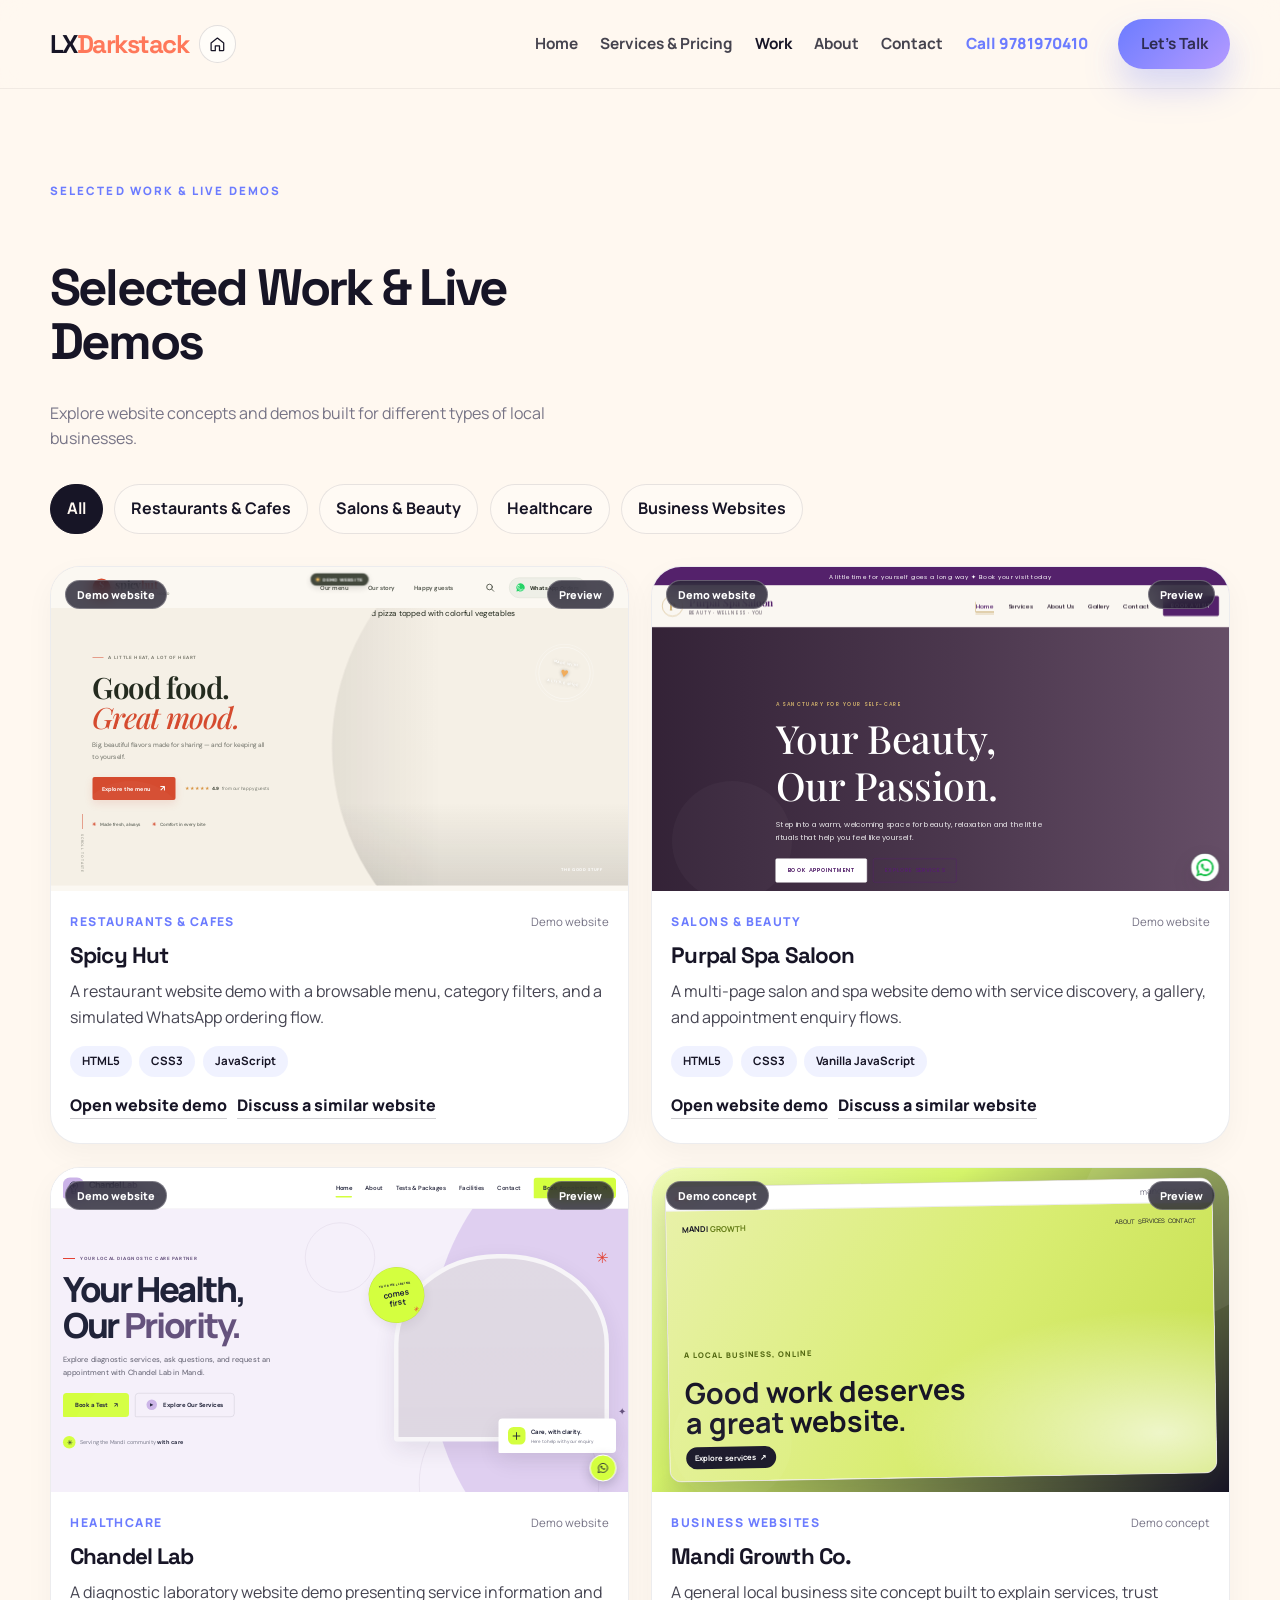
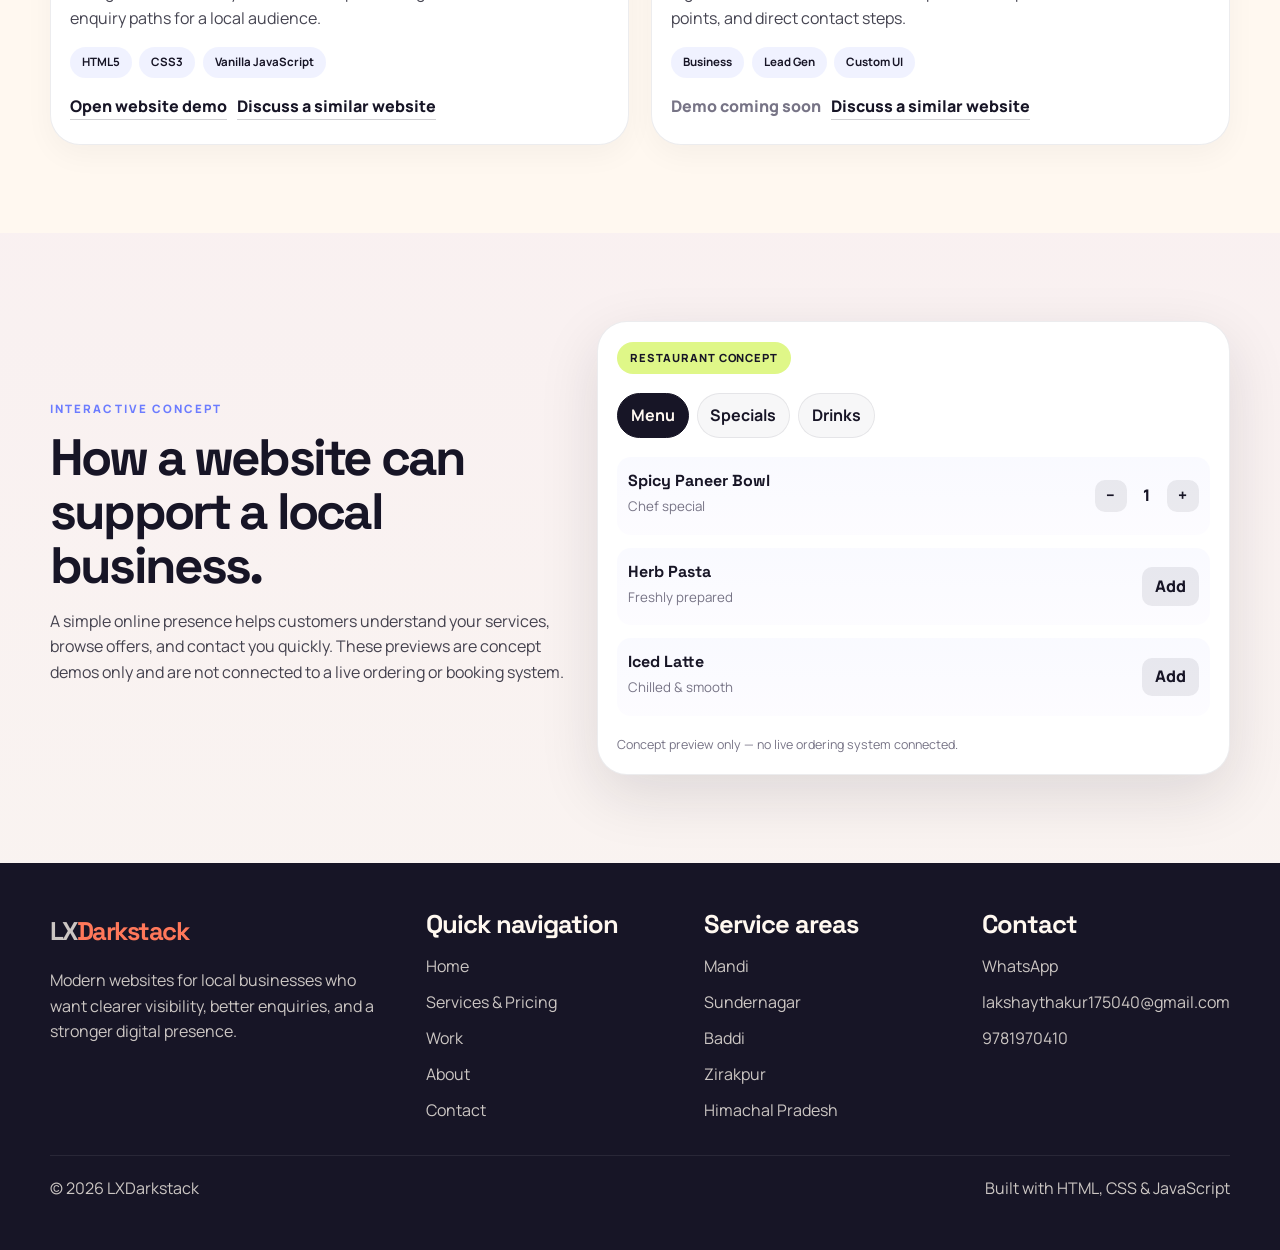
<file: work.html>
<!DOCTYPE html>
<html lang="en">
<head>
  <meta charset="UTF-8" />
  <meta name="viewport" content="width=device-width, initial-scale=1.0" />
  <title>Website Demos & Selected Work | LXDarkstack</title>
  <meta name="description" content="View LXDarkstack website design and development demos for restaurants, salons, diagnostic labs and local businesses in Himachal Pradesh." />
  <meta name="theme-color" content="#171526" />
  <meta property="og:title" content="Website Demos & Selected Work | LXDarkstack" />
  <meta property="og:description" content="Website design demos for restaurants, salons, diagnostic labs and local businesses by LXDarkstack." />
  <meta property="og:type" content="website" />
  <meta property="og:url" content="https://lakshay.dev/work.html" />
  <meta property="og:image" content="https://lakshay.dev/assets/icons/favicon.svg" />
  <meta name="twitter:card" content="summary_large_image" />
  <link rel="canonical" href="https://lakshay.dev/work.html" />
  <link rel="icon" type="image/svg+xml" href="assets/icons/favicon.svg" />
  <link rel="preconnect" href="https://fonts.googleapis.com" />
  <link rel="preconnect" href="https://fonts.gstatic.com" crossorigin />
  <link href="https://fonts.googleapis.com/css2?family=Manrope:wght@400;500;700;800&amp;family=Space+Grotesk:wght@500;700&amp;display=swap" rel="stylesheet" />
  <link rel="stylesheet" href="style.css" />
</head>
<body>
  <a class="skip-link" href="#main-content">Skip to content</a>
<header class="site-header">
  <div class="container nav-wrap">
    <div class="brand-group">
      <a href="./index.html" class="brand" aria-label="LXDarkstack home">LX<span>Darkstack</span></a>
      <a class="home-shortcut" href="./index.html" aria-label="Go to home page" title="Home">
        <svg viewBox="0 0 24 24" aria-hidden="true"><path d="m3 10 9-7 9 7v10a1 1 0 0 1-1 1h-5v-7H9v7H4a1 1 0 0 1-1-1z"/></svg>
      </a>
    </div>
    <button class="nav-toggle" type="button" aria-expanded="false" aria-controls="main-nav" aria-label="Toggle navigation"><span></span><span></span><span></span></button>
    <nav class="main-nav" id="main-nav" aria-label="Main navigation">
      <ul>
        <li><a data-page="index" href="index.html">Home</a></li>
        <li><a data-page="services" href="services.html">Services &amp; Pricing</a></li>
        <li><a data-page="work" href="work.html">Work</a></li>
        <li><a data-page="about" href="about.html">About</a></li>
        <li><a data-page="contact" href="contact.html">Contact</a></li>
        <li><a class="site-phone-link" href="tel:9781970410" aria-label="Call LXDarkstack">Call 9781970410</a></li>
        <li class="nav-cta"><a data-page="contact" href="contact.html#contact" class="btn btn-primary">Let's Talk</a></li>
      </ul>
    </nav>
  </div>
</header>
  <main id="main-content">
<section id="work" class="section portfolio reveal">
        <div class="container">
          <div class="section-kicker-row">
            <p class="section-kicker">Selected Work &amp; Live Demos</p>
          </div>
          <div class="section-heading-inline">
            <h1 class="page-section-title">Selected Work &amp; Live Demos</h1>
            <p>Explore website concepts and demos built for different types of local businesses.</p>
          </div>

          <div class="portfolio-filters" aria-label="Project categories">
            <button class="filter-btn is-active" type="button" data-filter="all">All</button>
            <button class="filter-btn" type="button" data-filter="Restaurants &amp; Cafes">Restaurants &amp; Cafes</button>
            <button class="filter-btn" type="button" data-filter="Salons &amp; Beauty">Salons &amp; Beauty</button>
            <button class="filter-btn" type="button" data-filter="Healthcare">Healthcare</button>
            <button class="filter-btn" type="button" data-filter="Business Websites">Business Websites</button>
          </div>

          <div id="projectsGrid" class="projects-grid" aria-live="polite"></div>
          <div id="projectEmptyState" class="empty-state hidden">
            <p>No projects match this category yet. Try another filter.</p>
          </div>
        </div>
      </section>

<section id="concept" class="section concept reveal">
        <div class="container concept-grid">
          <div class="concept-intro reveal">
            <p class="section-kicker">Interactive concept</p>
            <h2>How a website can support a local business.</h2>
            <p>
              A simple online presence helps customers understand your services, browse offers, and contact you quickly.
              These previews are concept demos only and are not connected to a live ordering or booking system.
            </p>
          </div>

          <div class="concept-demo reveal" aria-label="Local business concept preview">
            <div class="demo-topbar">
              <div class="pill active">Restaurant concept</div>
            </div>

            <div class="concept-tabs" role="tablist" aria-label="Concept categories">
              <button class="concept-tab is-active" type="button" data-demo-tab="menu">Menu</button>
              <button class="concept-tab" type="button" data-demo-tab="specials">Specials</button>
              <button class="concept-tab" type="button" data-demo-tab="drinks">Drinks</button>
            </div>

            <div class="concept-menu">
              <div class="menu-item">
                <div>
                  <h4>Spicy Paneer Bowl</h4>
                  <small>Chef special</small>
                </div>
                <div class="menu-actions">
                  <button type="button" class="qty-btn" data-direction="decrease" aria-label="Decrease quantity">−</button>
                  <span class="qty-value" aria-live="polite">1</span>
                  <button type="button" class="qty-btn" data-direction="increase" aria-label="Increase quantity">+</button>
                </div>
              </div>
              <div class="menu-item">
                <div>
                  <h4>Herb Pasta</h4>
                  <small>Freshly prepared</small>
                </div>
                <button type="button" class="mini-action">Add</button>
              </div>
              <div class="menu-item">
                <div>
                  <h4>Iced Latte</h4>
                  <small>Chilled &amp; smooth</small>
                </div>
                <button type="button" class="mini-action">Add</button>
              </div>
            </div>

            <div class="demo-footer-note">Concept preview only — no live ordering system connected.</div>
          </div>
        </div>
      </section>
  </main>
<footer class="site-footer">
  <div class="container footer-grid">
    <div><a href="index.html" class="brand footer-brand">LX<span>Darkstack</span></a><p>Modern websites for local businesses who want clearer visibility, better enquiries, and a stronger digital presence.</p></div>
    <div><h3>Quick navigation</h3><ul class="footer-links"><li><a href="index.html">Home</a></li><li><a href="services.html">Services &amp; Pricing</a></li><li><a href="work.html">Work</a></li><li><a href="about.html">About</a></li><li><a href="contact.html">Contact</a></li></ul></div>
    <div><h3>Service areas</h3><ul class="footer-links"><li>Mandi</li><li>Sundernagar</li><li>Baddi</li><li>Zirakpur</li><li>Himachal Pradesh</li></ul></div>
    <div><h3>Contact</h3><ul class="footer-links"><li><a href="#" class="whatsapp-link">WhatsApp</a></li><li><a href="#" class="email-link hidden">Email</a></li><li><a href="#" class="phone-link hidden">Phone</a></li></ul></div>
  </div>
  <div class="container footer-bottom"><p>© <span id="currentYear"></span> LXDarkstack</p><p>Built with HTML, CSS &amp; JavaScript</p></div>
</footer>
<button class="back-to-top" type="button" aria-label="Back to top">↑</button>
  <script src="script.js" defer></script>
</body>
</html>
</file>
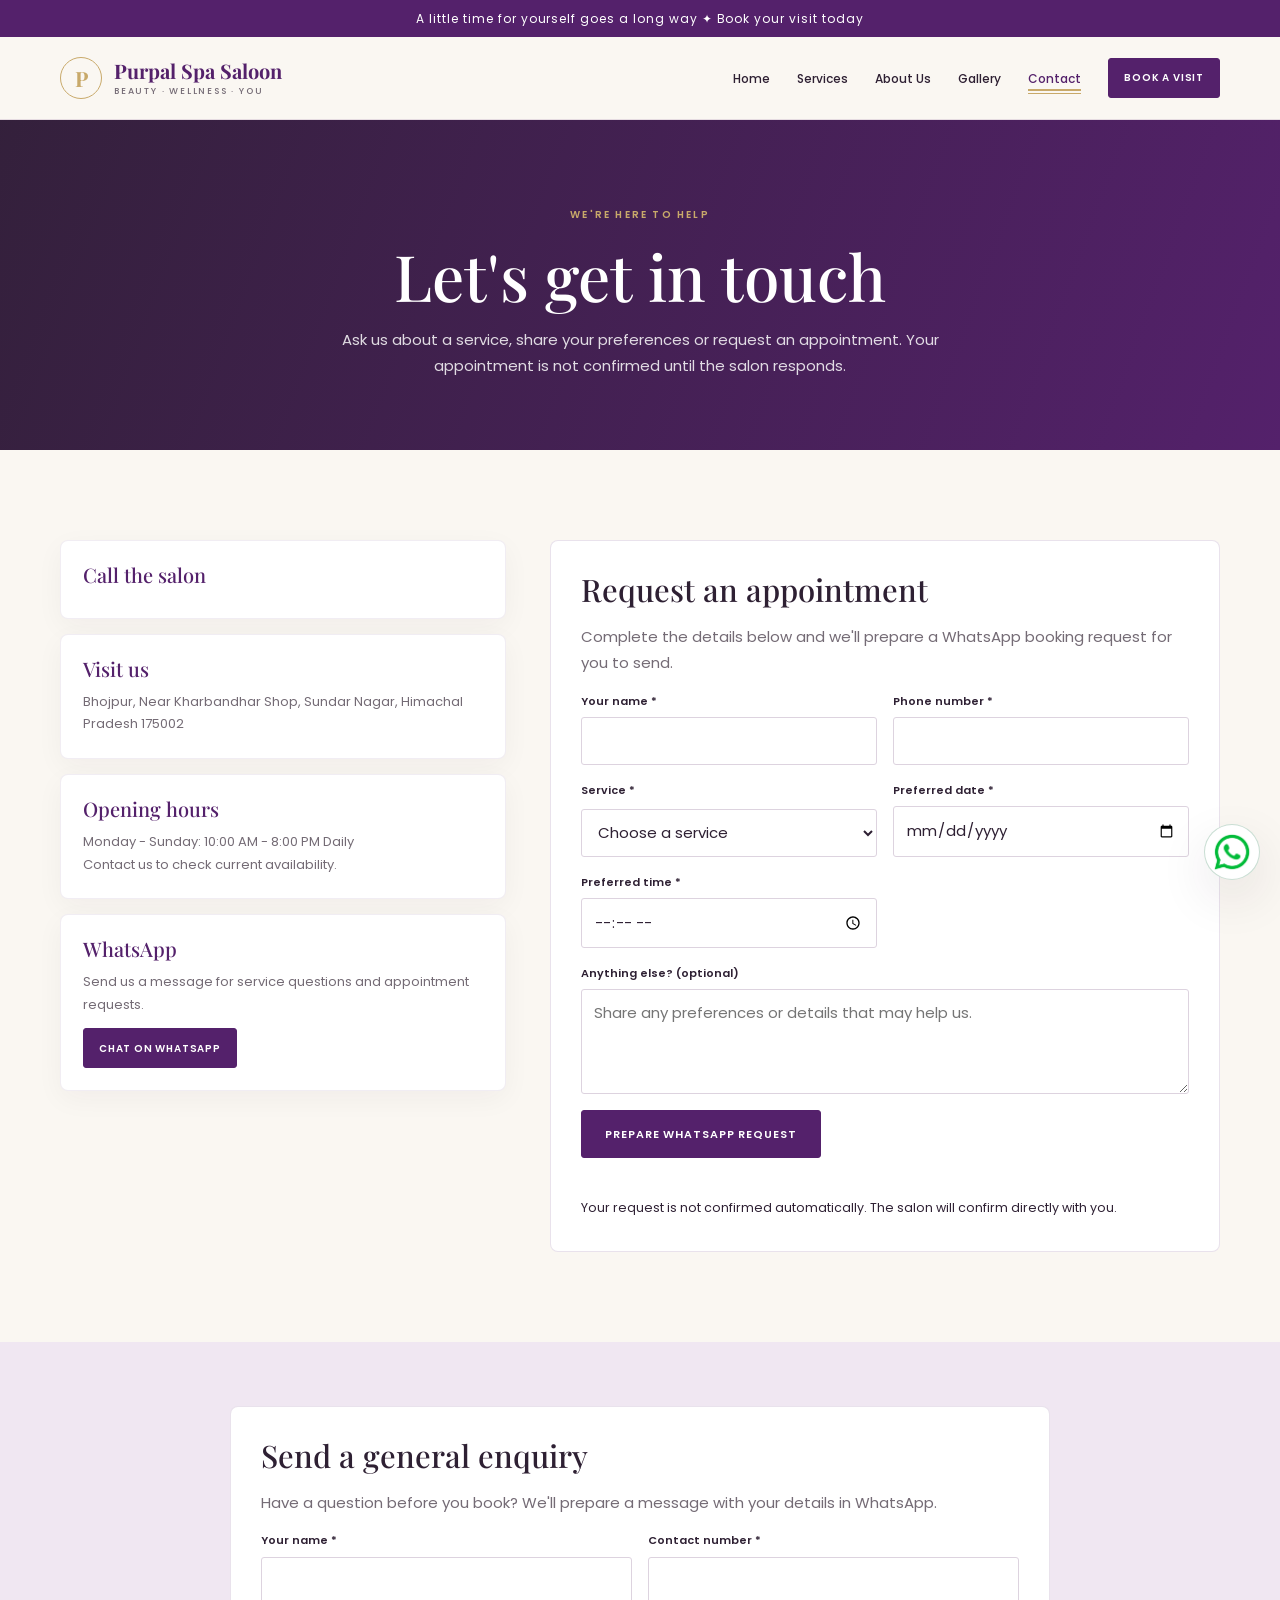
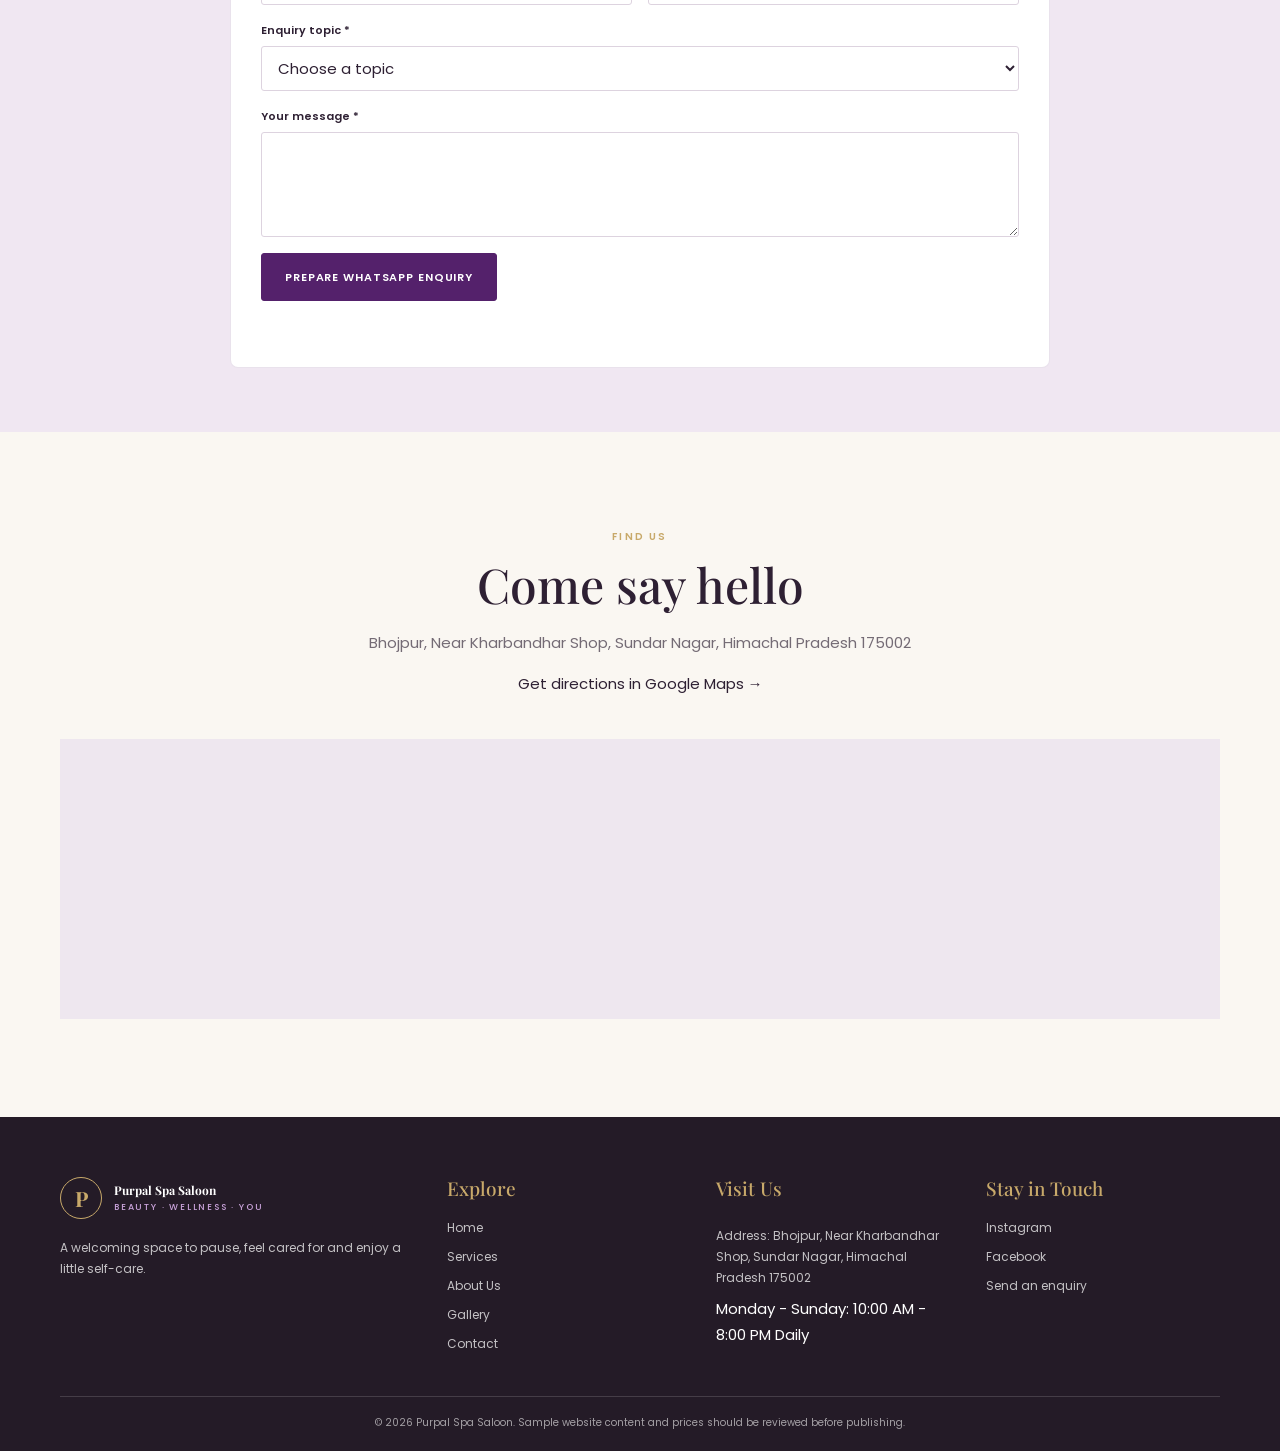
<file: assets/projects/Purpal Spa Saloon/contact.html>
<!doctype html>
<html lang="en"><head>
  <meta charset="utf-8"><meta name="viewport" content="width=device-width, initial-scale=1">
  <title>Contact &amp; Book an Appointment | Purpal Spa Saloon</title><meta name="description" content="Find Purpal Spa Saloon in Bhojpur, Sundar Nagar, Himachal Pradesh. Call or WhatsApp us to ask about services or request an appointment.">
  <meta property="og:title" content="Contact Purpal Spa Saloon | Sundar Nagar"><meta property="og:description" content="Find our Sundar Nagar salon, view opening hours and request an appointment on WhatsApp."><meta property="og:type" content="website"><meta property="og:site_name" content="Purpal Spa Saloon"><meta property="og:locale" content="en_IN"><meta name="twitter:card" content="summary"><meta name="twitter:title" content="Contact Purpal Spa Saloon"><meta name="twitter:description" content="Find our Sundar Nagar salon and request an appointment."><meta name="theme-color" content="#54216B"><link rel="icon" type="image/svg+xml" href="assets/images/favicon.svg"><link rel="stylesheet" href="css/style.css">
</head><body>
  <div data-site-header></div><main>
    <section class="page-hero"><div class="container"><span class="eyebrow">We're here to help</span><h1>Let's get in touch</h1><p>Ask us about a service, share your preferences or request an appointment. Your appointment is not confirmed until the salon responds.</p></div></section>
    <section class="section"><div class="container contact-layout">
      <aside class="contact-details">
        <article class="info-card"><h3>Call the salon</h3><p><a data-config="phoneNumber" href="tel:+910000000000"></a></p></article>
        <article class="info-card"><h3>Visit us</h3><p data-config="address"></p></article>
        <article class="info-card"><h3>Opening hours</h3><p data-config="openingHours"></p><p>Contact us to check current availability.</p></article>
        <article class="info-card"><h3>WhatsApp</h3><p>Send us a message for service questions and appointment requests.</p><p style="margin-top:12px"><a class="button button-small" data-whatsapp data-message="Hello Purpal Spa Saloon! I have a question.">Chat on WhatsApp</a></p></article>
      </aside>
      <section class="form-card" id="appointment"><h2>Request an appointment</h2><p class="lead">Complete the details below and we'll prepare a WhatsApp booking request for you to send.</p>
        <form id="appointment-form">
          <div class="form-grid">
            <div class="field"><label for="appointment-name">Your name *</label><input id="appointment-name" name="name" autocomplete="name" required maxlength="80"></div>
            <div class="field"><label for="appointment-phone">Phone number *</label><input id="appointment-phone" name="phone" type="tel" autocomplete="tel" required maxlength="25"></div>
            <div class="field"><label for="appointment-service">Service *</label><select id="appointment-service" name="service" required><option value="">Choose a service</option><option>Haircut &amp; Styling</option><option>Hair Spa &amp; Treatments</option><option>Facial &amp; Skincare</option><option>Bridal &amp; Party Makeup</option><option>Manicure &amp; Pedicure</option><option>Waxing &amp; Grooming</option><option>Relaxation &amp; Spa</option><option>I'd like advice</option></select></div>
            <div class="field"><label for="appointment-date">Preferred date *</label><input id="appointment-date" name="date" type="date" required></div>
            <div class="field"><label for="appointment-time">Preferred time *</label><input id="appointment-time" name="time" type="time" required></div>
            <div class="field field-full"><label for="appointment-message">Anything else? (optional)</label><textarea id="appointment-message" name="message" maxlength="500" placeholder="Share any preferences or details that may help us."></textarea></div>
            <div class="field-full"><button class="button" type="submit">Prepare WhatsApp Request</button><p class="form-message" aria-live="polite"></p><small>Your request is not confirmed automatically. The salon will confirm directly with you.</small></div>
          </div>
        </form>
      </section>
    </div></section>
    <section class="section-tight lavender-bg" id="enquiry"><div class="container" style="max-width:820px"><div class="form-card"><h2>Send a general enquiry</h2><p class="lead">Have a question before you book? We'll prepare a message with your details in WhatsApp.</p>
      <form id="enquiry-form"><div class="form-grid">
        <div class="field"><label for="enquiry-name">Your name *</label><input id="enquiry-name" name="name" autocomplete="name" required maxlength="80"></div>
        <div class="field"><label for="enquiry-phone">Contact number *</label><input id="enquiry-phone" name="phone" type="tel" autocomplete="tel" required maxlength="25"></div>
        <div class="field field-full"><label for="enquiry-topic">Enquiry topic *</label><select id="enquiry-topic" name="topic" required><option value="">Choose a topic</option><option>Services and pricing</option><option>Appointment question</option><option>Salon location and hours</option><option>Other</option></select></div>
        <div class="field field-full"><label for="enquiry-message">Your message *</label><textarea id="enquiry-message" name="message" required maxlength="1000"></textarea></div>
        <div class="field-full"><button class="button" type="submit">Prepare WhatsApp Enquiry</button><p class="form-message" aria-live="polite"></p></div>
      </div></form>
    </div></div></section>
    <section class="section"><div class="container"><div class="section-heading"><span class="eyebrow">Find us</span><h2>Come say hello</h2><p><span data-config="address"></span></p><a data-map-link href="#" target="_blank" rel="noopener noreferrer">Get directions in Google Maps →</a></div>
      <iframe class="map-frame" data-map-frame title="Map showing Purpal Spa Saloon's location" loading="lazy" referrerpolicy="no-referrer-when-downgrade"></iframe>
    </div></section>
  </main>
  <button class="to-top" type="button" aria-label="Scroll to top">↑</button><a class="floating-whatsapp" data-floating-whatsapp href="#" aria-label="Contact Purpal Spa Saloon on WhatsApp"><img src="assets/images/whatsapp-logo.png" alt=""></a><div data-site-footer></div>
  <script src="js/config.js"></script><script src="js/main.js"></script><script src="js/booking.js"></script>
</body></html>
</file>
<file: style.css>
:root {
  --ink: #171526;
  --ink-soft: #232036;
  --lavender: #b49aff;
  --blue: #6c7cff;
  --coral: #ff785a;
  --lime: #d7f66b;
  --off-white: #fff8f0;
  --muted: #777486;
  --panel: #f5efe8;
  --soft-lavender: rgba(180, 154, 255, 0.12);
  --shadow: 0 20px 60px rgba(23, 21, 38, 0.12);
  --radius-xl: 30px;
  --radius-lg: 22px;
  --radius-md: 16px;
  --radius-sm: 12px;
  --container: 1180px;
  --transition: 220ms ease;
}

* {
  box-sizing: border-box;
}

html {
  scroll-behavior: smooth;
}

body {
  margin: 0;
  font-family: "Manrope", Arial, sans-serif;
  background: var(--off-white);
  color: var(--ink);
  line-height: 1.6;
}

img {
  max-width: 100%;
  display: block;
}

a {
  color: inherit;
  text-decoration: none;
}

button,
input,
select,
textarea {
  font: inherit;
}

button {
  cursor: pointer;
}

:focus-visible {
  outline: 3px solid rgba(108, 124, 255, 0.7);
  outline-offset: 3px;
}

.skip-link {
  position: absolute;
  left: -999px;
  top: auto;
}

.skip-link:focus {
  left: 1rem;
  top: 1rem;
  z-index: 2000;
  padding: 0.8rem 1rem;
  background: var(--ink);
  color: var(--off-white);
  border-radius: 10px;
}

.container {
  width: min(var(--container), calc(100% - 2rem));
  margin: 0 auto;
}

.section {
  padding: 5.5rem 0;
}

.section-kicker {
  display: inline-block;
  font-size: 0.72rem;
  letter-spacing: 0.18em;
  text-transform: uppercase;
  color: var(--blue);
  font-weight: 800;
  margin-bottom: 0.8rem;
}

h1,
h2,
h3,
h4 {
  margin: 0 0 1rem;
  font-family: "Space Grotesk", "Segoe UI", sans-serif;
  line-height: 1.05;
}

h1 {
  font-size: clamp(2.9rem, 6vw, 5.3rem);
  letter-spacing: -0.06em;
  max-width: 600px;
}

.page-section-title {
  margin-top: 3rem;
  font-size: clamp(2.1rem, 4vw, 3.2rem);
  letter-spacing: -0.055em;
}

h2 {
  font-size: clamp(2.1rem, 4vw, 3.2rem);
  letter-spacing: -0.055em;
}

h3 {
  font-size: clamp(1.2rem, 2vw, 1.6rem);
  letter-spacing: -0.04em;
}

p {
  margin: 0 0 1rem;
  color: rgba(23, 21, 38, 0.8);
}

.site-header {
  position: sticky;
  top: 0;
  z-index: 40;
  backdrop-filter: blur(12px);
  background: rgba(255, 248, 240, 0.76);
  border-bottom: 1px solid rgba(23, 21, 38, 0.06);
}

.nav-wrap {
  display: flex;
  align-items: center;
  justify-content: space-between;
  min-height: 5.5rem;
  gap: 1rem;
}

.brand {
  display: inline-flex;
  align-items: center;
  font-family: "Space Grotesk", "Segoe UI", sans-serif;
  font-size: clamp(1.5rem, 2vw, 2rem);
  letter-spacing: -0.06em;
  font-weight: 700;
}

.brand-group {
  display: inline-flex;
  align-items: center;
  gap: 0.65rem;
}

.home-shortcut {
  width: 2.35rem;
  height: 2.35rem;
  display: inline-flex;
  align-items: center;
  justify-content: center;
  border: 1px solid rgba(23, 21, 38, 0.12);
  border-radius: 50%;
  color: var(--ink);
  background: rgba(255, 255, 255, 0.55);
  transition: color var(--transition), background var(--transition), border-color var(--transition), transform var(--transition);
}

.home-shortcut:hover,
.home-shortcut:focus-visible {
  color: #fff;
  background: var(--blue);
  border-color: var(--blue);
  transform: translateY(-1px);
}

.home-shortcut:focus-visible {
  outline: 3px solid rgba(108, 124, 255, 0.35);
  outline-offset: 3px;
}

.home-shortcut svg {
  width: 1.05rem;
  height: 1.05rem;
  fill: none;
  stroke: currentColor;
  stroke-linecap: round;
  stroke-linejoin: round;
  stroke-width: 1.8;
}

.brand span {
  color: var(--coral);
}

.main-nav ul {
  display: flex;
  align-items: center;
  gap: 1.4rem;
  list-style: none;
  padding: 0;
  margin: 0;
}

.main-nav a {
  color: rgba(23, 21, 38, 0.8);
  font-weight: 700;
  font-size: 0.96rem;
  transition: color var(--transition);
}

.main-nav a:hover,
.main-nav a:focus-visible,
.main-nav a.active {
  color: var(--ink);
}

.main-nav .site-phone-link {
  color: var(--blue);
  font-weight: 800;
  white-space: nowrap;
}

.main-nav .site-phone-link:hover,
.main-nav .site-phone-link:focus-visible {
  color: var(--ink);
}

.nav-cta {
  margin-left: 0.5rem;
}

.nav-toggle {
  display: none;
  width: 48px;
  height: 48px;
  border-radius: 14px;
  border: 1px solid rgba(23, 21, 38, 0.1);
  background: rgba(255, 255, 255, 0.5);
  align-items: center;
  justify-content: center;
  flex-direction: column;
  gap: 5px;
}

.nav-toggle span {
  width: 20px;
  height: 2px;
  background: var(--ink);
  border-radius: 999px;
}

.btn {
  display: inline-flex;
  align-items: center;
  justify-content: center;
  min-height: 3.15rem;
  padding: 0.8rem 1.4rem;
  border-radius: 999px;
  border: none;
  font-weight: 800;
  transition: transform var(--transition), box-shadow var(--transition), background var(--transition), color var(--transition);
  text-align: center;
}

.btn:hover,
.btn:focus-visible {
  transform: translateY(-2px);
}

.btn-primary {
  background: linear-gradient(135deg, var(--blue), var(--lavender));
  color: var(--off-white);
  box-shadow: 0 18px 35px rgba(108, 124, 255, 0.28);
}

.btn-secondary {
  background: rgba(23, 21, 38, 0.04);
  color: var(--ink);
  border: 1px solid rgba(23, 21, 38, 0.08);
}

.btn-ghost {
  background: transparent;
  border: 1px solid rgba(23, 21, 38, 0.1);
  color: var(--ink);
}

.hero {
  padding-top: 4rem;
  overflow: hidden;
}

.hero-grid {
  display: grid;
  grid-template-columns: 1.1fr 1fr;
  align-items: center;
  gap: 2rem;
}

.eyebrow {
  margin-bottom: 1.1rem;
  color: var(--muted);
  font-size: 0.8rem;
  letter-spacing: 0.14em;
  font-weight: 800;
}

.lead {
  max-width: 560px;
  font-size: 1.08rem;
  color: rgba(23, 21, 38, 0.8);
}

.hero-actions {
  display: flex;
  flex-wrap: wrap;
  gap: 0.9rem;
  margin-top: 1.6rem;
}

.location-line {
  margin-top: 1.2rem;
  color: var(--muted);
  font-size: 0.96rem;
}

.hero-visual {
  position: relative;
}

.mockup-stack {
  position: relative;
  display: grid;
  place-items: center;
  min-height: 600px;
}

.device-card {
  position: absolute;
  width: min(84%, 430px);
  background: rgba(255, 255, 255, 0.78);
  border: 1px solid rgba(23, 21, 38, 0.08);
  box-shadow: var(--shadow);
  border-radius: 26px;
  overflow: hidden;
}

.preview-restaurant {
  top: 0;
  right: 3%;
  transform: rotate(7deg);
}

.preview-salon {
  bottom: 4%;
  left: 2%;
  width: min(78%, 360px);
  transform: rotate(-8deg);
  z-index: 2;
}

.preview-lab {
  bottom: 14%;
  right: 10%;
  width: min(72%, 330px);
  transform: rotate(4deg);
  z-index: 3;
}

.browser-bar {
  display: flex;
  align-items: center;
  gap: 0.5rem;
  background: rgba(23, 21, 38, 0.05);
  padding: 0.7rem 1rem;
  border-bottom: 1px solid rgba(23, 21, 38, 0.08);
}

.browser-bar span {
  width: 10px;
  height: 10px;
  border-radius: 50%;
  display: block;
  background: rgba(23, 21, 38, 0.22);
}

.browser-body {
  padding: 1rem;
  background: linear-gradient(180deg, #fff, #fffaf4);
}

.preview-header {
  display: flex;
  align-items: center;
  justify-content: space-between;
  margin-bottom: 1rem;
  font-weight: 800;
}

.preview-brand {
  font-size: 1rem;
}

.tag {
  background: rgba(215, 246, 107, 0.8);
  border-radius: 999px;
  padding: 0.35rem 0.7rem;
  font-size: 0.7rem;
}

.preview-content {
  padding: 0.8rem 0.5rem 0.2rem;
}

.menu-row {
  display: flex;
  justify-content: space-between;
  gap: 1rem;
  padding: 0.85rem 0;
  border-bottom: 1px dashed rgba(23, 21, 38, 0.12);
  font-size: 0.8rem;
}

.salon-body {
  background: linear-gradient(180deg, #fff9f6, #fff);
}

.salon-hero {
  display: flex;
  align-items: center;
  justify-content: space-between;
  padding: 0.8rem 0.2rem 0.4rem;
}

.mini-label {
  font-size: 0.68rem;
  letter-spacing: 0.15em;
  text-transform: uppercase;
  color: var(--muted);
  margin-bottom: 0.2rem;
}

.salon-hero h3 {
  margin: 0;
  font-size: 1.2rem;
}

.circle-badge {
  width: 46px;
  height: 46px;
  border-radius: 50%;
  background: linear-gradient(160deg, var(--coral), #ffb29d);
  color: var(--off-white);
  font-size: 0.7rem;
  font-weight: 800;
  display: grid;
  place-items: center;
}

.service-pills {
  display: flex;
  flex-wrap: wrap;
  gap: 0.5rem;
  margin-top: 0.8rem;
}

.service-pills span {
  background: var(--soft-lavender);
  border-radius: 999px;
  padding: 0.45rem 0.8rem;
  font-size: 0.72rem;
  font-weight: 700;
}

.lab-body {
  background: linear-gradient(180deg, #f5f3ff, #fff);
}

.lab-topline {
  font-size: 0.72rem;
  letter-spacing: 0.14em;
  text-transform: uppercase;
  color: var(--muted);
  margin-bottom: 1rem;
}

.lab-grid {
  display: grid;
  grid-template-columns: 1fr 1fr;
  gap: 0.75rem;
}

.lab-card {
  background: rgba(108, 124, 255, 0.08);
  border-radius: 12px;
  padding: 0.8rem 0.7rem;
}

.lab-card strong {
  display: block;
  margin-bottom: 0.15rem;
  font-size: 0.9rem;
}

.lab-card small {
  color: var(--muted);
}

.benefits-strip {
  background: var(--ink);
  color: var(--off-white);
  padding: 2rem 0;
}

.benefits-grid {
  display: grid;
  grid-template-columns: repeat(5, minmax(0, 1fr));
  gap: 1rem;
}

.benefit-item {
  display: flex;
  align-items: flex-start;
  gap: 0.7rem;
  padding: 0.8rem 0.5rem;
  border-right: 1px solid rgba(255, 255, 255, 0.08);
}

.benefit-item:last-child {
  border-right: none;
}

.benefit-icon {
  display: inline-grid;
  place-items: center;
  width: 2.4rem;
  height: 2.4rem;
  border-radius: 50%;
  background: rgba(180, 154, 255, 0.18);
  font-size: 1.2rem;
}

.benefit-item strong {
  display: block;
  font-size: 0.9rem;
  margin-bottom: 0.15rem;
  color: var(--off-white);
}

.benefit-item small {
  color: rgba(255, 248, 240, 0.72);
}

.section-heading-inline {
  display: flex;
  flex-wrap: wrap;
  justify-content: space-between;
  align-items: end;
  gap: 1rem;
  margin-bottom: 2rem;
}

.section-heading-inline.centered {
  justify-content: center;
  text-align: center;
}

.section-heading-inline p {
  max-width: 580px;
  margin-bottom: 0;
  color: var(--muted);
}

.portfolio-filters {
  display: flex;
  flex-wrap: wrap;
  gap: 0.7rem;
  margin-bottom: 2rem;
}

.filter-btn {
  border: 1px solid rgba(23, 21, 38, 0.1);
  background: rgba(255, 255, 255, 0.3);
  color: var(--ink);
  border-radius: 999px;
  padding: 0.7rem 1rem;
  font-weight: 700;
  transition: background var(--transition), color var(--transition), border var(--transition);
}

.filter-btn.is-active {
  background: var(--ink);
  color: var(--off-white);
  border-color: var(--ink);
}

.projects-grid {
  display: grid;
  grid-template-columns: repeat(2, minmax(0, 1fr));
  gap: 1.4rem;
}

.project-card {
  background: #fff;
  border-radius: var(--radius-xl);
  border: 1px solid rgba(23, 21, 38, 0.08);
  overflow: hidden;
  box-shadow: 0 10px 30px rgba(23, 21, 38, 0.04);
  transition: transform var(--transition), box-shadow var(--transition);
}

.project-card:hover,
.project-card:focus-within {
  transform: translateY(-4px);
  box-shadow: 0 18px 38px rgba(23, 21, 38, 0.08);
}

.project-visual {
  aspect-ratio: 16 / 9;
  min-height: 0;
  padding: 0;
  display: flex;
  flex-direction: column;
  justify-content: space-between;
  position: relative;
  overflow: hidden;
}

.project-visual::before,
.project-visual::after {
  content: "";
  position: absolute;
  border-radius: 50%;
  opacity: 0.15;
}

.project-visual::before {
  width: 200px;
  height: 200px;
  background: rgba(255, 255, 255, 0.5);
  right: -50px;
  top: -50px;
}

.project-visual::after {
  width: 120px;
  height: 120px;
  background: rgba(255, 255, 255, 0.2);
  left: 20px;
  bottom: -10px;
}

.project--restaurant {
  background: linear-gradient(135deg, #f4d2a9 0%, #ff785a 60%, #171526 100%);
}

.project--salon {
  background: linear-gradient(135deg, #f9d7ec 0%, #b49aff 55%, #171526 100%);
}

.project--lab {
  background: linear-gradient(135deg, #dfeaff 0%, #6c7cff 50%, #171526 100%);
}

.project--business {
  background: linear-gradient(135deg, #eef9b7 0%, #d7f66b 35%, #171526 100%);
}

.project-header {
  position: absolute;
  inset: 0.85rem 0.85rem auto;
  z-index: 1;
  display: flex;
  justify-content: space-between;
  align-items: center;
  pointer-events: none;
}

.project-badge {
  background: rgba(23, 21, 38, 0.76);
  border: 1px solid rgba(255, 255, 255, 0.26);
  color: #fff;
  border-radius: 999px;
  padding: 0.3rem 0.7rem;
  font-size: 0.68rem;
  font-weight: 800;
  backdrop-filter: blur(8px);
}

.project-visual iframe {
  position: absolute;
  inset: 0;
  width: 200%;
  height: 200%;
  border: 0;
  background: #fff;
  pointer-events: none;
  transform: scale(0.5);
  transform-origin: top left;
}

.project-mockup {
  position: absolute;
  inset: 0.9rem;
  display: flex;
  flex-direction: column;
  overflow: hidden;
  border: 1px solid rgba(23, 21, 38, 0.12);
  border-radius: 0.8rem;
  background: #fffdf5;
  box-shadow: 0 12px 30px rgba(23, 21, 38, 0.16);
  transform: rotate(-1deg);
}

.mockup-browser {
  min-height: 1.5rem;
  padding: 0 0.55rem;
  display: flex;
  align-items: center;
  gap: 0.25rem;
  border-bottom: 1px solid rgba(23, 21, 38, 0.08);
  background: #fff;
}

.mockup-browser > span {
  width: 0.35rem;
  height: 0.35rem;
  border-radius: 50%;
  background: #ff806d;
}

.mockup-browser > span:nth-child(2) { background: #ffc75e; }
.mockup-browser > span:nth-child(3) { background: #83c99b; }

.mockup-browser small {
  margin-left: auto;
  color: var(--muted);
  font-size: 0.52rem;
}

.mockup-content {
  flex: 1;
  padding: 0.75rem 1rem;
  display: flex;
  flex-direction: column;
  align-items: flex-start;
  background:
    radial-gradient(ellipse at 90% 85%, rgba(255, 255, 255, 0.68), transparent 38%),
    linear-gradient(120deg, #e8f1a8, #d9ed72 54%, #c6df4e);
}

.mockup-nav {
  width: 100%;
  display: flex;
  justify-content: space-between;
  align-items: center;
  color: var(--ink);
  font-size: 0.5rem;
}

.mockup-nav strong span {
  color: #637b16;
}

.mockup-nav > span {
  font-size: 0.38rem;
}

.mockup-eyebrow {
  margin: auto 0 0.2rem;
  color: #536812;
  font-size: 0.48rem;
  font-weight: 800;
  letter-spacing: 0.12em;
}

.mockup-headline {
  color: var(--ink);
  font-family: var(--font-heading);
  font-size: clamp(1rem, 3vw, 1.8rem);
  line-height: 1.05;
}

.mockup-cta {
  margin-top: 0.55rem;
  padding: 0.3rem 0.55rem;
  border-radius: 999px;
  background: var(--ink);
  color: #fff;
  font-size: 0.48rem;
  font-weight: 700;
}

.project-info {
  padding: 1.3rem 1.2rem 1.5rem;
}

.project-meta {
  display: flex;
  justify-content: space-between;
  align-items: center;
  gap: 1rem;
  margin-bottom: 0.8rem;
}

.project-category {
  font-size: 0.76rem;
  letter-spacing: 0.12em;
  text-transform: uppercase;
  color: var(--blue);
  font-weight: 800;
}

.project-status {
  font-size: 0.72rem;
  color: var(--muted);
}

.project-card h3 {
  margin-bottom: 0.7rem;
  font-size: 1.4rem;
}

.project-card p {
  margin-bottom: 1rem;
}

.tech-stack {
  display: flex;
  flex-wrap: wrap;
  gap: 0.45rem;
  margin-bottom: 1rem;
}

.tech-stack span {
  background: rgba(108, 124, 255, 0.1);
  color: var(--ink);
  border-radius: 999px;
  padding: 0.38rem 0.75rem;
  font-size: 0.72rem;
  font-weight: 700;
}

.project-actions {
  display: flex;
  flex-wrap: wrap;
  gap: 0.6rem;
}

.project-link {
  color: var(--ink);
  font-weight: 800;
}

.project-link.is-disabled {
  color: var(--muted);
  pointer-events: none;
}

.project-link.inline-link {
  border-bottom: 1px solid rgba(23, 21, 38, 0.2);
}

.empty-state {
  display: none;
  margin-top: 1.2rem;
  padding: 1.4rem;
  background: rgba(23, 21, 38, 0.04);
  border-radius: 18px;
  text-align: center;
  color: var(--muted);
}

.empty-state.hidden {
  display: none;
}

.service-grid,
.process-grid,
.trust-grid,
.pricing-grid {
  display: grid;
  gap: 1.4rem;
}

.service-grid {
  grid-template-columns: repeat(3, minmax(0, 1fr));
}

.service-card {
  padding: 1.7rem 1.4rem;
  border-radius: var(--radius-xl);
  border: 1px solid rgba(23, 21, 38, 0.08);
  background: linear-gradient(180deg, rgba(255,255,255,0.9), rgba(255,255,255,0.7));
  box-shadow: 0 12px 32px rgba(23, 21, 38, 0.04);
  transition: transform var(--transition), box-shadow var(--transition);
}

.service-card:hover,
.service-card:focus-within {
  transform: translateY(-5px);
  box-shadow: 0 18px 38px rgba(23, 21, 38, 0.08);
}

.service-icon {
  width: 3.3rem;
  height: 3.3rem;
  display: grid;
  place-items: center;
  border-radius: 16px;
  margin-bottom: 1rem;
  background: linear-gradient(135deg, rgba(180, 154, 255, 0.14), rgba(108, 124, 255, 0.11));
  font-size: 1.5rem;
}

.service-card p {
  min-height: 86px;
}

.concept {
  background: linear-gradient(180deg, rgba(180, 154, 255, 0.08), rgba(108, 124, 255, 0.04));
}

.concept-grid {
  display: grid;
  grid-template-columns: 0.9fr 1.1fr;
  align-items: center;
  gap: 1.8rem;
}

.concept-demo {
  background: #fff;
  border: 1px solid rgba(23, 21, 38, 0.08);
  border-radius: var(--radius-xl);
  box-shadow: var(--shadow);
  padding: 1.2rem;
}

.demo-topbar {
  display: flex;
  justify-content: space-between;
  align-items: center;
  margin-bottom: 1.2rem;
}

.pill {
  display: inline-flex;
  background: rgba(23, 21, 38, 0.04);
  border-radius: 999px;
  padding: 0.45rem 0.8rem;
  font-size: 0.7rem;
  letter-spacing: 0.08em;
  text-transform: uppercase;
  font-weight: 800;
}

.pill.active {
  background: rgba(215, 246, 107, 0.8);
}

.concept-tabs {
  display: flex;
  gap: 0.5rem;
  margin-bottom: 1rem;
}

.concept-tab {
  border: 1px solid rgba(23, 21, 38, 0.08);
  background: rgba(23, 21, 38, 0.03);
  color: var(--ink);
  padding: 0.55rem 0.8rem;
  border-radius: 999px;
  font-weight: 700;
}

.concept-tab.is-active {
  background: var(--ink);
  color: var(--off-white);
  border-color: var(--ink);
}

.concept-menu {
  display: grid;
  gap: 0.8rem;
  padding: 0.2rem 0;
}

.menu-item {
  display: flex;
  justify-content: space-between;
  gap: 1rem;
  align-items: center;
  padding: 1rem 0.7rem;
  background: linear-gradient(180deg, rgba(108, 124, 255, 0.04), rgba(180, 154, 255, 0.03));
  border-radius: 14px;
}

.menu-item h4 {
  margin-bottom: 0.2rem;
  font-size: 1rem;
}

.menu-item small {
  color: var(--muted);
}

.menu-actions {
  display: inline-flex;
  align-items: center;
  gap: 0.5rem;
  min-width: 120px;
  justify-content: flex-end;
}

.qty-btn,
.mini-action {
  border: none;
  background: rgba(23, 21, 38, 0.08);
  border-radius: 10px;
  color: var(--ink);
  font-weight: 800;
  min-width: 2rem;
  min-height: 2rem;
}

.qty-value {
  min-width: 1.5rem;
  text-align: center;
  font-weight: 800;
}

.mini-action {
  padding: 0.4rem 0.8rem;
}

.demo-footer-note {
  margin-top: 1rem;
  font-size: 0.78rem;
  color: var(--muted);
}

.process-grid {
  grid-template-columns: repeat(4, minmax(0, 1fr));
}

.step-card {
  position: relative;
  background: #fff;
  border: 1px solid rgba(23, 21, 38, 0.08);
  border-radius: var(--radius-xl);
  padding: 1.5rem 1.2rem;
  box-shadow: 0 10px 28px rgba(23, 21, 38, 0.04);
}

.step-number {
  display: inline-flex;
  width: 2.9rem;
  height: 2.9rem;
  align-items: center;
  justify-content: center;
  border-radius: 12px;
  background: linear-gradient(135deg, rgba(180, 154, 255, 0.18), rgba(108, 124, 255, 0.12));
  color: var(--ink);
  font-weight: 800;
  margin-bottom: 0.8rem;
}

.about-grid {
  display: grid;
  grid-template-columns: 1.05fr 0.95fr;
  align-items: center;
  gap: 2rem;
}

.about-name {
  margin-bottom: 0.75rem;
  font-size: clamp(1.25rem, 2vw, 1.55rem);
  letter-spacing: -0.035em;
}

.about-name span {
  color: var(--muted);
  font-family: "Manrope", Arial, sans-serif;
  font-size: 0.78em;
  font-weight: 600;
  letter-spacing: 0;
}

.about-copy .page-section-title {
  margin-top: 0;
}

.about-contact {
  display: flex;
  flex-wrap: wrap;
  gap: 0.65rem;
  margin-top: 1.2rem;
}

.about-contact-link {
  display: inline-flex;
  align-items: center;
  min-height: 2.75rem;
  padding: 0.65rem 0.9rem;
  border: 1px solid rgba(23, 21, 38, 0.12);
  border-radius: 999px;
  color: var(--ink);
  background: rgba(255, 255, 255, 0.68);
  font-size: 0.85rem;
  font-weight: 800;
  transition: color var(--transition), background var(--transition), border-color var(--transition);
}

.about-contact-link:hover,
.about-contact-link:focus-visible {
  border-color: var(--blue);
  color: #fff;
  background: var(--blue);
}

.profile-card {
  width: min(100%, 430px);
  padding: 1.25rem;
  border: 1px solid rgba(23, 21, 38, 0.08);
  border-radius: 1.75rem;
  background:
    radial-gradient(circle at 88% 8%, rgba(180, 154, 255, 0.22), transparent 35%),
    linear-gradient(155deg, #fff 0%, #fffaf2 100%);
  box-shadow: var(--shadow);
}

.profile-avatar {
  position: relative;
  width: 100%;
  min-height: 245px;
  display: grid;
  place-items: center;
  overflow: hidden;
  border-radius: 1.2rem;
  background:
    radial-gradient(ellipse at 50% 105%, rgba(215, 246, 107, 0.72), transparent 48%),
    linear-gradient(140deg, #e7e9ff, #f7e8dc 56%, #e2d8ff);
}

.profile-avatar::before,
.profile-avatar::after {
  position: absolute;
  content: "";
  border: 1px solid rgba(23, 21, 38, 0.08);
  border-radius: 50%;
}

.profile-avatar::before {
  width: 205px;
  height: 205px;
}

.profile-avatar::after {
  width: 158px;
  height: 158px;
}

.profile-avatar > span:first-child {
  position: relative;
  z-index: 1;
  color: var(--ink);
  font-family: "Space Grotesk", "Segoe UI", sans-serif;
  font-size: 4rem;
  font-weight: 700;
  letter-spacing: -0.08em;
}

.profile-avatar-sparkle {
  position: absolute;
  top: 1.25rem;
  right: 1.3rem;
  color: var(--blue);
  font-size: 1.4rem;
}

.profile-card-copy {
  padding: 1.25rem 0.35rem 1rem;
}

.profile-label {
  margin-bottom: 0.45rem;
  color: var(--blue);
  font-size: 0.68rem;
  font-weight: 800;
  letter-spacing: 0.13em;
}

.profile-card-copy h2 {
  margin-bottom: 0.4rem;
  font-size: 1.75rem;
}

.profile-card-copy p {
  margin-bottom: 0.35rem;
}

.profile-card-copy .profile-location {
  margin-top: 0.65rem;
  color: var(--muted);
  font-size: 0.86rem;
}

.profile-card-footer {
  display: flex;
  flex-wrap: wrap;
  justify-content: space-between;
  align-items: center;
  gap: 0.65rem;
  padding: 0.9rem 0.35rem 0.2rem;
  border-top: 1px solid rgba(23, 21, 38, 0.08);
  font-size: 0.78rem;
  font-weight: 800;
}

.profile-card-footer > span {
  display: inline-flex;
  align-items: center;
  gap: 0.45rem;
}

.profile-card-footer i {
  width: 0.5rem;
  height: 0.5rem;
  border-radius: 50%;
  background: #43a66b;
  box-shadow: 0 0 0 4px rgba(67, 166, 107, 0.12);
}

.profile-card-footer a {
  color: var(--blue);
}

.story-section {
  background: linear-gradient(145deg, rgba(180, 154, 255, 0.1), rgba(108, 124, 255, 0.035) 55%, rgba(215, 246, 107, 0.12));
}

.story-heading {
  align-items: end;
}

.story-heading > div {
  max-width: 600px;
}

.story-heading h2 {
  margin-bottom: 0;
}

.story-heading > p {
  max-width: 470px;
  margin-bottom: 0.25rem;
}

.story-grid {
  display: grid;
  grid-template-columns: repeat(3, minmax(0, 1fr));
  gap: 1.2rem;
}

.story-card {
  padding: 1.5rem;
  border: 1px solid rgba(23, 21, 38, 0.08);
  border-radius: var(--radius-xl);
  background: rgba(255, 255, 255, 0.82);
  box-shadow: 0 12px 32px rgba(23, 21, 38, 0.04);
}

.story-card > span {
  display: inline-flex;
  width: 2.5rem;
  height: 2.5rem;
  align-items: center;
  justify-content: center;
  margin-bottom: 1.1rem;
  border-radius: 0.8rem;
  background: rgba(108, 124, 255, 0.12);
  color: var(--blue);
  font-weight: 800;
}

.story-card h3 {
  font-size: 1.25rem;
}

.story-card p {
  margin-bottom: 0;
}

.story-link {
  display: inline-flex;
  gap: 0.4rem;
  margin-top: 1.4rem;
  font-weight: 800;
}

.skill-tags {
  display: flex;
  gap: 0.6rem;
  flex-wrap: wrap;
  margin: 1rem 0 1.3rem;
}

.skill-tags span {
  display: inline-flex;
  padding: 0.55rem 0.8rem;
  border-radius: 999px;
  background: rgba(108, 124, 255, 0.1);
  color: var(--ink);
  font-weight: 800;
  font-size: 0.76rem;
}

.philosophy {
  font-size: 1.05rem;
  color: rgba(23, 21, 38, 0.82);
}

.about-cta-row {
  margin-top: 1.1rem;
}

.about-visual {
  display: grid;
  place-items: center;
}

.code-art {
  width: min(100%, 440px);
  border-radius: 26px;
  overflow: hidden;
  background: var(--ink);
  box-shadow: var(--shadow);
}

.code-window {
  padding: 1.2rem 1rem 1.5rem;
  background: #201d32;
}

.code-window pre {
  margin: 0;
  color: #dfe7ff;
  font-size: 0.9rem;
  line-height: 1.8;
  white-space: pre-wrap;
  word-break: break-word;
}

.pricing-grid {
  grid-template-columns: repeat(3, minmax(0, 1fr));
}

.price-card {
  background: #fff;
  border: 1px solid rgba(23, 21, 38, 0.08);
  border-radius: var(--radius-xl);
  padding: 1.6rem 1.35rem;
  display: flex;
  flex-direction: column;
}

.price-card.featured {
  background: linear-gradient(180deg, #171526 0%, #1d1934 100%);
  color: var(--off-white);
  box-shadow: var(--shadow);
}

.price-card.featured p,
.price-card.featured li,
.price-card.featured .package-copy {
  color: rgba(255, 248, 240, 0.82);
}

.package-name {
  display: inline-block;
  font-weight: 800;
  letter-spacing: 0.12em;
  text-transform: uppercase;
  font-size: 0.7rem;
  color: var(--muted);
}

.price-card.featured .package-name {
  color: rgba(255, 248, 240, 0.78);
}

.package-price {
  margin-bottom: 0.85rem;
  font-size: clamp(1.7rem, 4vw, 2.5rem);
}

.package-copy {
  margin-bottom: 1.2rem;
  min-height: 70px;
}

.price-card ul {
  list-style: none;
  padding: 0;
  margin: 0 0 1.4rem;
  display: grid;
  gap: 0.6rem;
}

.price-card li {
  position: relative;
  padding-left: 1.3rem;
  color: rgba(23, 21, 38, 0.8);
}

.price-card li::before {
  content: "•";
  position: absolute;
  left: 0;
  color: var(--coral);
}

.pricing-note {
  margin-top: 1.4rem;
  text-align: center;
  max-width: 900px;
  margin-inline: auto;
  color: var(--muted);
}

.trust-grid {
  grid-template-columns: repeat(4, minmax(0, 1fr));
}

.trust-card {
  padding: 1.5rem 1.2rem;
  background: linear-gradient(180deg, rgba(255,255,255,0.9), rgba(255,255,255,0.7));
  border: 1px solid rgba(23, 21, 38, 0.08);
  border-radius: var(--radius-xl);
}

.trust-card span {
  display: inline-flex;
  width: 2.5rem;
  height: 2.5rem;
  align-items: center;
  justify-content: center;
  border-radius: 10px;
  background: rgba(180, 154, 255, 0.18);
  font-weight: 800;
}

.faq-grid {
  display: grid;
  grid-template-columns: 0.8fr 1.2fr;
  gap: 1.4rem;
  align-items: start;
}

.faq-list {
  display: grid;
  gap: 0.8rem;
}

.faq-item {
  background: rgba(255, 255, 255, 0.75);
  border: 1px solid rgba(23, 21, 38, 0.08);
  border-radius: 18px;
  overflow: hidden;
}

.faq-question {
  width: 100%;
  display: flex;
  justify-content: space-between;
  align-items: center;
  gap: 1rem;
  border: none;
  background: transparent;
  padding: 1.1rem 1.2rem;
  font-weight: 800;
  color: var(--ink);
  text-align: left;
}

.faq-icon {
  display: inline-flex;
  min-width: 1.5rem;
  justify-content: center;
  font-size: 1.6rem;
  color: var(--muted);
  transition: transform var(--transition);
}

.faq-item.is-open .faq-icon {
  transform: rotate(45deg);
}

.faq-answer {
  max-height: 0;
  overflow: hidden;
  transition: max-height 220ms ease;
}

.faq-item.is-open .faq-answer {
  max-height: 220px;
}

.faq-answer p {
  padding: 0 1.2rem 1rem;
  margin: 0;
}

.contact {
  background: linear-gradient(180deg, rgba(108, 124, 255, 0.09), rgba(255, 255, 255, 0.2));
}

.contact-grid {
  display: grid;
  grid-template-columns: 0.95fr 1.05fr;
  gap: 1.6rem;
  align-items: start;
}

.contact-actions {
  display: flex;
  flex-wrap: wrap;
  gap: 0.8rem;
  margin: 1.5rem 0 1.1rem;
  min-width: 0;
}

.contact-grid > *,
.contact-actions .btn {
  min-width: 0;
}

.contact-actions .btn {
  overflow-wrap: anywhere;
  white-space: normal;
}

.contact-meta {
  max-width: 420px;
}

.meta-note {
  color: var(--muted);
  font-size: 0.9rem;
}

.contact-panel {
  background: #fff;
  border-radius: var(--radius-xl);
  border: 1px solid rgba(23, 21, 38, 0.08);
  padding: 1.5rem;
  box-shadow: 0 14px 36px rgba(23, 21, 38, 0.06);
}

.field-grid {
  display: grid;
  grid-template-columns: repeat(2, minmax(0, 1fr));
  gap: 1rem;
}

.field-group {
  display: flex;
  flex-direction: column;
  gap: 0.42rem;
}

.field-group.full-width {
  grid-column: 1 / -1;
}

label {
  font-weight: 800;
  color: var(--ink);
}

input,
select,
textarea {
  width: 100%;
  border: 1px solid rgba(23, 21, 38, 0.14);
  background: rgba(255, 255, 255, 0.7);
  border-radius: 14px;
  min-height: 3.1rem;
  padding: 0.8rem 0.9rem;
  color: var(--ink);
}

textarea {
  min-height: 140px;
  resize: vertical;
}

input:focus,
select:focus,
textarea:focus {
  border-color: rgba(108, 124, 255, 0.7);
  box-shadow: 0 0 0 3px rgba(108, 124, 255, 0.12);
}

.error-message {
  min-height: 1.1rem;
  color: #b42318;
  font-size: 0.77rem;
  margin: 0;
}

.form-status {
  min-height: 1.4rem;
  margin-top: 1rem;
  color: var(--muted);
}

.form-status.error {
  color: #b42318;
}

.form-status.success {
  color: #1d7f4c;
}

.site-footer {
  background: var(--ink);
  color: var(--off-white);
  padding-top: 3rem;
}

.footer-grid {
  display: grid;
  grid-template-columns: 1.4fr 1fr 1fr 1fr;
  gap: 2rem;
}

.site-footer p,
.site-footer li,
.site-footer a {
  color: rgba(255, 248, 240, 0.78);
}

.footer-brand {
  display: inline-flex;
  margin-bottom: 1rem;
}

.footer-links {
  list-style: none;
  padding: 0;
  margin: 0;
  display: grid;
  gap: 0.65rem;
}

.footer-bottom {
  display: flex;
  justify-content: space-between;
  gap: 1rem;
  padding: 1.25rem 0 2rem;
  border-top: 1px solid rgba(255, 255, 255, 0.08);
  margin-top: 2rem;
}

.hidden {
  display: none !important;
}

.back-to-top {
  position: fixed;
  right: 1.2rem;
  bottom: 1.2rem;
  width: 3rem;
  height: 3rem;
  border-radius: 50%;
  border: none;
  background: var(--ink);
  color: var(--off-white);
  box-shadow: 0 12px 26px rgba(23, 21, 38, 0.18);
  opacity: 0;
  visibility: hidden;
  pointer-events: none;
  transition: opacity var(--transition), visibility var(--transition), transform var(--transition);
}

.back-to-top.visible {
  opacity: 1;
  visibility: visible;
  pointer-events: auto;
}

.js-enabled .reveal {
  opacity: 0;
  transform: translateY(18px);
  transition: opacity 500ms ease, transform 500ms ease;
}

.js-enabled .reveal.is-visible {
  opacity: 1;
  transform: translateY(0);
}

@media (max-width: 980px) {
  .hero-grid,
  .concept-grid,
  .about-grid,
  .faq-grid,
  .contact-grid,
  .footer-grid {
    grid-template-columns: 1fr;
  }

  .benefits-grid {
    grid-template-columns: repeat(2, minmax(0, 1fr));
  }

  .service-grid,
  .process-grid,
  .trust-grid,
  .story-grid,
  .pricing-grid {
    grid-template-columns: repeat(2, minmax(0, 1fr));
  }

  .projects-grid {
    grid-template-columns: 1fr;
  }

  .hero-visual {
    margin-top: 2rem;
  }
}

@media (max-width: 900px) {
  .nav-toggle {
    display: flex;
  }

  .main-nav {
    position: absolute;
    left: 1rem;
    right: 1rem;
    top: calc(100% + 0.5rem);
    background: rgba(255, 255, 255, 0.96);
    border: 1px solid rgba(23, 21, 38, 0.05);
    border-radius: 18px;
    box-shadow: 0 18px 40px rgba(23, 21, 38, 0.08);
    opacity: 0;
    visibility: hidden;
    transform: translateY(-8px);
    transition: all var(--transition);
  }

  .main-nav.open {
    opacity: 1;
    visibility: visible;
    transform: translateY(0);
  }

  .main-nav ul {
    display: grid;
    gap: 0.4rem;
    padding: 0.8rem;
  }

  .main-nav li {
    width: 100%;
  }

  .main-nav a {
    display: block;
    padding: 0.75rem 0.85rem;
    border-radius: 12px;
  }

  .main-nav .site-phone-link {
    color: var(--blue);
  }

  .nav-cta {
    margin-left: 0;
  }
}

@media (max-width: 760px) {
  .benefits-grid,
  .service-grid,
  .process-grid,
  .trust-grid,
  .story-grid,
  .pricing-grid,
  .field-grid {
    grid-template-columns: 1fr;
  }

  .field-grid {
    gap: 0.8rem;
  }

  .hero-actions {
    flex-direction: column;
    align-items: stretch;
  }

  .hero-actions .btn,
  .contact-actions .btn,
  .project-actions .btn,
  .package-cta {
    width: 100%;
  }

  .section {
    padding: 4.5rem 0;
  }

  .footer-bottom {
    flex-direction: column;
    text-align: center;
  }
}

@media (prefers-reduced-motion: reduce) {
  *, *::before, *::after {
    animation-duration: 0.01ms !important;
    animation-iteration-count: 1 !important;
    transition-duration: 0.01ms !important;
    scroll-behavior: auto !important;
  }

  .js-enabled .reveal {
    opacity: 1;
    transform: none;
  }
}

.pricing-section {
  position: relative;
  overflow: hidden;
  background:
    radial-gradient(circle at 6% 12%, rgba(180, 154, 255, 0.18), transparent 24rem),
    radial-gradient(circle at 94% 36%, rgba(255, 120, 90, 0.12), transparent 22rem),
    linear-gradient(180deg, #fff8f0, #fbf7ff);
}

.pricing-heading {
  max-width: 720px;
  margin: 0 auto 2.5rem;
}

.pricing-heading h2 {
  margin-bottom: 0.8rem;
}

.pricing-heading > p:last-child {
  color: var(--muted);
  font-size: 1.08rem;
}

.pricing-cards {
  align-items: stretch;
  gap: 1.1rem;
}

.pricing-card {
  position: relative;
  padding: 1.65rem;
  border: 1px solid rgba(23, 21, 38, 0.09);
  box-shadow: 0 16px 44px rgba(23, 21, 38, 0.07);
  transition: transform var(--transition), box-shadow var(--transition), border-color var(--transition);
}

.pricing-card:hover,
.pricing-card:focus-within {
  transform: translateY(-7px);
  border-color: rgba(108, 124, 255, 0.35);
  box-shadow: 0 24px 55px rgba(23, 21, 38, 0.12);
}

.pricing-card.featured {
  border: 1px solid rgba(180, 154, 255, 0.6);
  background:
    radial-gradient(circle at 90% 0, rgba(180, 154, 255, 0.2), transparent 14rem),
    linear-gradient(180deg, #1c1930, #171526);
  box-shadow: 0 22px 60px rgba(57, 45, 99, 0.22);
  color: var(--off-white);
}

.pricing-card.featured:hover,
.pricing-card.featured:focus-within {
  box-shadow: 0 28px 68px rgba(57, 45, 99, 0.3);
}

.pricing-card-top {
  display: flex;
  align-items: center;
  gap: 0.75rem;
  margin-bottom: 1.25rem;
}

.package-icon {
  display: inline-grid;
  place-items: center;
  width: 2.75rem;
  height: 2.75rem;
  flex: 0 0 auto;
  border-radius: 14px;
  background: rgba(108, 124, 255, 0.12);
  color: var(--blue);
  font-size: 1.35rem;
}

.pricing-card:nth-child(3) .package-icon {
  background: rgba(255, 120, 90, 0.14);
  color: #d95238;
}

.pricing-card.featured .package-icon {
  background: rgba(215, 246, 107, 0.14);
  color: var(--lime);
}

.pricing-card .package-name {
  margin: 0;
  color: var(--ink);
  font-size: 0.8rem;
  letter-spacing: 0.1em;
}

.pricing-card.featured .package-name {
  color: rgba(255, 248, 240, 0.78);
}

.pricing-card .package-price {
  display: flex;
  align-items: baseline;
  gap: 0.45rem;
  margin-bottom: 0.7rem;
  color: var(--ink);
  white-space: nowrap;
}

.pricing-card.featured .package-price {
  color: var(--off-white);
}

.price-amount {
  font-size: clamp(2rem, 3vw, 2.65rem);
  letter-spacing: -0.06em;
}

.price-suffix {
  color: var(--muted);
  font-family: "Manrope", Arial, sans-serif;
  font-size: 0.82rem;
  font-weight: 700;
  letter-spacing: 0;
}

.pricing-card.featured .price-suffix,
.pricing-card.featured .package-copy {
  color: rgba(255, 248, 240, 0.72);
}

.pricing-card .package-copy {
  min-height: 3.4rem;
  margin-bottom: 1.15rem;
  color: var(--muted);
}

.pricing-features {
  display: grid;
  gap: 0.68rem;
  flex: 1;
  padding: 1.1rem 0 1.4rem !important;
  margin: 0 !important;
  border-top: 1px solid rgba(23, 21, 38, 0.09);
}

.pricing-card.featured .pricing-features {
  border-color: rgba(255, 255, 255, 0.12);
}

.pricing-features li {
  padding-left: 1.6rem !important;
  color: rgba(23, 21, 38, 0.78);
  font-size: 0.9rem;
}

.pricing-features li::before {
  content: "✓" !important;
  color: #5564e8 !important;
  font-weight: 900;
}

.pricing-card.featured .pricing-features li {
  color: rgba(255, 248, 240, 0.86);
}

.pricing-card.featured .pricing-features li::before {
  color: var(--lime) !important;
}

.popular-badge {
  position: absolute;
  top: 0;
  right: 1.25rem;
  padding: 0.45rem 0.8rem;
  border-radius: 0 0 12px 12px;
  background: var(--lime);
  color: var(--ink);
  font-size: 0.68rem;
  font-weight: 900;
  letter-spacing: 0.09em;
  text-transform: uppercase;
}

.pricing-card .package-cta {
  width: 100%;
  margin-top: 0.2rem;
}

.pricing-note {
  max-width: 760px;
  margin: 1.4rem auto 2.4rem;
  padding: 0.9rem 1.1rem;
  border-radius: 14px;
  background: rgba(255, 255, 255, 0.62);
  color: #5e5b6c;
  font-size: 0.9rem;
}

.quote-banner {
  display: flex;
  align-items: center;
  justify-content: space-between;
  gap: 1.5rem;
  margin: 0 0 3rem;
  padding: 2rem;
  overflow: hidden;
  border-radius: var(--radius-xl);
  background:
    radial-gradient(circle at 88% 15%, rgba(215, 246, 107, 0.28), transparent 15rem),
    linear-gradient(120deg, #24203b, #302744);
  box-shadow: 0 20px 45px rgba(23, 21, 38, 0.14);
  color: var(--off-white);
}

.quote-banner h3 {
  margin-bottom: 0.65rem;
  font-size: clamp(1.5rem, 3vw, 2.1rem);
}

.quote-banner p {
  max-width: 650px;
  margin-bottom: 0;
  color: rgba(255, 248, 240, 0.78);
}

.quote-banner .section-kicker {
  color: var(--lime);
}

.quote-banner .btn {
  flex: 0 0 auto;
  background: var(--lime);
  color: var(--ink);
  box-shadow: none;
}

.pricing-details-grid {
  display: grid;
  grid-template-columns: 0.9fr 1.1fr;
  align-items: stretch;
  gap: 1.1rem;
}

.pricing-detail-card {
  padding: 1.7rem;
  border: 1px solid rgba(23, 21, 38, 0.08);
  border-radius: var(--radius-xl);
  background: rgba(255, 255, 255, 0.82);
  box-shadow: 0 14px 35px rgba(23, 21, 38, 0.05);
}

.pricing-detail-card h3,
.payment-heading h3 {
  margin-bottom: 1.2rem;
}

.addon-list,
.transparency-list {
  display: grid;
  gap: 0.8rem;
  list-style: none;
  padding: 0;
  margin: 0;
}

.addon-list li {
  display: flex;
  justify-content: space-between;
  align-items: baseline;
  gap: 1rem;
  padding-bottom: 0.75rem;
  border-bottom: 1px solid rgba(23, 21, 38, 0.08);
}

.addon-list strong {
  flex: 0 0 auto;
  color: #454fc3;
  font-size: 0.88rem;
  text-align: right;
}

.transparency-list li {
  position: relative;
  padding-left: 1.4rem;
  color: rgba(23, 21, 38, 0.78);
  font-size: 0.9rem;
}

.transparency-list li::before {
  content: "•";
  position: absolute;
  left: 0.25rem;
  color: var(--coral);
  font-weight: 900;
}

.detail-note {
  margin: 1.1rem 0 0;
  color: var(--muted);
  font-size: 0.84rem;
}

.payment-section {
  margin-top: 1.1rem;
  padding: 1.8rem;
  border: 1px solid rgba(23, 21, 38, 0.08);
  border-radius: var(--radius-xl);
  background: linear-gradient(135deg, rgba(180, 154, 255, 0.12), rgba(255, 255, 255, 0.82) 60%);
}

.payment-heading {
  text-align: center;
}

.payment-steps {
  display: grid;
  grid-template-columns: repeat(3, minmax(0, 1fr));
  gap: 0.9rem;
}

.payment-step {
  display: flex;
  align-items: flex-start;
  gap: 0.85rem;
  padding: 1.1rem;
  border-radius: 16px;
  background: rgba(255, 255, 255, 0.8);
}

.payment-step-number {
  display: inline-grid;
  place-items: center;
  width: 2.5rem;
  height: 2.5rem;
  flex: 0 0 auto;
  border-radius: 12px;
  background: var(--ink);
  color: var(--off-white);
  font-size: 0.76rem;
  font-weight: 900;
}

.payment-step strong {
  display: block;
  margin: 0.15rem 0 0.25rem;
  font-size: 0.94rem;
}

.payment-step p {
  margin: 0;
  color: var(--muted);
  font-size: 0.84rem;
}

.payment-note {
  text-align: center;
}

@media (max-width: 980px) {
  .pricing-details-grid {
    grid-template-columns: 1fr;
  }
}

@media (max-width: 760px) {
  .pricing-card {
    padding: 1.4rem;
  }

  .quote-banner {
    align-items: stretch;
    flex-direction: column;
    padding: 1.5rem;
  }

  .quote-banner .btn {
    width: 100%;
  }

  .payment-steps {
    grid-template-columns: 1fr;
  }
}

@media (prefers-reduced-motion: reduce) {
  .pricing-card,
  .pricing-card:hover,
  .pricing-card:focus-within {
    transform: none;
  }
}

  .home-hero {
    position: relative;
    isolation: isolate;
    padding: clamp(4rem, 7vw, 7rem) 0 5rem;
    overflow: hidden;
    background:
      radial-gradient(ellipse at 78% 37%, rgba(180, 154, 255, 0.23), transparent 32rem),
      radial-gradient(ellipse at 7% 91%, rgba(255, 120, 90, 0.1), transparent 28rem),
      linear-gradient(135deg, #fffaf5 0%, #f7f4ff 58%, #fff8f0 100%);
  }

  .home-hero::before {
    position: absolute;
    z-index: -1;
    inset: 0;
    background-image: radial-gradient(rgba(23, 21, 38, 0.09) 0.7px, transparent 0.7px);
    background-size: 20px 20px;
    content: "";
    opacity: 0.22;
    mask-image: linear-gradient(90deg, transparent 25%, #000 100%);
  }

  .home-hero-grid {
    display: grid;
    grid-template-columns: minmax(0, 0.96fr) minmax(0, 1.04fr);
    align-items: center;
    gap: clamp(2rem, 4vw, 4.5rem);
  }

  .home-hero-copy {
    position: relative;
    z-index: 2;
  }

  .home-eyebrow {
    display: inline-flex;
    align-items: center;
    gap: 0.7rem;
    max-width: 100%;
    padding: 0.65rem 0.9rem;
    border: 1px solid rgba(23, 21, 38, 0.08);
    border-radius: 999px;
    background: rgba(255, 255, 255, 0.7);
    color: #625f73;
    font-size: 0.67rem;
    letter-spacing: 0.13em;
  }

  .status-dot {
    width: 0.55rem;
    height: 0.55rem;
    flex: 0 0 auto;
    border-radius: 50%;
    background: #7cbf71;
    box-shadow: 0 0 0 4px rgba(124, 191, 113, 0.15);
  }

  .home-hero h1 {
    max-width: 700px;
    margin: 1rem 0 1.25rem;
    font-size: clamp(3rem, 6vw, 5.45rem);
    line-height: 0.99;
    letter-spacing: -0.075em;
  }

  .home-hero h1 span {
    display: inline;
    color: var(--blue);
    text-decoration: underline;
    text-decoration-color: rgba(255, 120, 90, 0.52);
    text-decoration-thickness: 0.09em;
    text-underline-offset: 0.12em;
  }

  .home-hero .lead {
    max-width: 590px;
    font-size: clamp(1rem, 1.4vw, 1.16rem);
    line-height: 1.8;
  }

  .home-hero .hero-actions {
    margin-top: 1.8rem;
  }

  .home-hero .hero-actions .btn-primary span {
    margin-left: 0.45rem;
    font-size: 1.1em;
  }

  .home-hero-points {
    display: flex;
    flex-wrap: wrap;
    gap: 0.7rem 1.15rem;
    margin-top: 1.6rem;
  }

  .home-hero-points span {
    display: inline-flex;
    align-items: center;
    gap: 0.42rem;
    color: #5f5c70;
    font-size: 0.78rem;
    font-weight: 700;
  }

  .home-hero-points b {
    display: inline-grid;
    place-items: center;
    width: 1.35rem;
    height: 1.35rem;
    border-radius: 50%;
    background: rgba(108, 124, 255, 0.12);
    color: #4d5ce0;
    font-size: 0.72rem;
  }

  .home-hero .location-line {
    display: flex;
    align-items: flex-start;
    gap: 0.4rem;
    max-width: 520px;
    margin-top: 1.3rem;
    font-size: 0.85rem;
  }

  .home-hero .location-line span {
    color: var(--coral);
    font-size: 1.1rem;
    line-height: 1.2;
  }

  .home-showcase {
    position: relative;
    min-width: 0;
    min-height: 590px;
    isolation: isolate;
  }

  .home-showcase::before {
    position: absolute;
    z-index: -1;
    top: 10%;
    left: 8%;
    width: 78%;
    height: 76%;
    border: 1px solid rgba(108, 124, 255, 0.13);
    border-radius: 48% 52% 58% 42%;
    background: linear-gradient(145deg, rgba(180, 154, 255, 0.13), rgba(255, 120, 90, 0.08));
    content: "";
    transform: rotate(-12deg);
  }

  .showcase-orbit {
    position: absolute;
    z-index: -1;
    border: 1px solid rgba(108, 124, 255, 0.15);
    border-radius: 50%;
    pointer-events: none;
  }

  .showcase-orbit-one {
    top: 1rem;
    right: 0.7rem;
    width: 5rem;
    height: 5rem;
  }

  .showcase-orbit-two {
    bottom: 1rem;
    left: 0.5rem;
    width: 2.3rem;
    height: 2.3rem;
    background: var(--lime);
    border: 0;
    opacity: 0.75;
  }

  .showcase-label {
    position: absolute;
    z-index: 5;
    top: 0.6rem;
    left: 8%;
    display: inline-flex;
    align-items: center;
    gap: 0.55rem;
    padding: 0.65rem 0.9rem;
    border: 1px solid rgba(23, 21, 38, 0.08);
    border-radius: 999px;
    background: rgba(255, 255, 255, 0.9);
    box-shadow: 0 8px 24px rgba(23, 21, 38, 0.07);
    color: var(--ink);
    font-size: 0.74rem;
    font-weight: 800;
  }

  .sparkle {
    color: #7660eb;
    font-size: 1.1rem;
  }

  .showcase-window {
    overflow: hidden;
    border: 1px solid rgba(23, 21, 38, 0.1);
    border-radius: 24px;
    background: #fff;
    box-shadow: 0 28px 70px rgba(35, 29, 63, 0.2);
  }

  .showcase-main {
    position: absolute;
    z-index: 2;
    top: 4.2rem;
    left: 3%;
    width: 88%;
    transform: rotate(-2.2deg);
  }

  .showcase-browser {
    display: flex;
    align-items: center;
    gap: 0.55rem;
    min-height: 2.8rem;
    padding: 0.6rem 0.9rem;
    border-bottom: 1px solid rgba(23, 21, 38, 0.08);
    background: #fff;
    color: #787585;
    font-size: 0.66rem;
    font-weight: 700;
  }

  .browser-dots {
    display: inline-flex;
    gap: 0.28rem;
  }

  .browser-dots i {
    width: 0.48rem;
    height: 0.48rem;
    border-radius: 50%;
    background: #ff8573;
  }

  .browser-dots i:nth-child(2) {
    background: #f0c65d;
  }

  .browser-dots i:nth-child(3) {
    background: #80c87d;
  }

  .demo-status {
    margin-left: auto;
    padding: 0.25rem 0.48rem;
    border-radius: 999px;
    background: rgba(215, 246, 107, 0.58);
    color: #34372a;
    font-size: 0.58rem;
    letter-spacing: 0.1em;
  }

  .showcase-main-content {
    padding: 1.1rem;
  }

  .showcase-site-nav {
    display: flex;
    align-items: center;
    justify-content: space-between;
    gap: 1rem;
    margin: 0.15rem 0 1rem;
    color: #56515d;
    font-size: 0.65rem;
  }

  .showcase-site-nav strong {
    color: #25231f;
    font-family: "Space Grotesk", sans-serif;
    font-size: 0.98rem;
  }

  .showcase-site-nav strong span {
    color: #ed725c;
  }

  .showcase-food-art {
    position: relative;
    display: flex;
    align-items: flex-end;
    min-height: 210px;
    overflow: hidden;
    padding: 1.2rem;
    border-radius: 16px;
    background:
      radial-gradient(circle at 77% 42%, #f6d08e 0 8%, transparent 8.5%),
      radial-gradient(circle at 77% 42%, #f8eee0 0 19%, transparent 19.5%),
      radial-gradient(circle at 77% 42%, #523c34 0 20%, transparent 20.5%),
      radial-gradient(circle at 70% 38%, rgba(255, 226, 167, 0.95), transparent 38%),
      linear-gradient(135deg, #321f25, #7f453a 55%, #de9367);
    color: #fff8f0;
  }

  .showcase-food-art::before,
  .showcase-food-art::after {
    position: absolute;
    border: 1px solid rgba(255, 255, 255, 0.32);
    border-radius: 50%;
    content: "";
  }

  .showcase-food-art::before {
    top: -3rem;
    right: -1.2rem;
    width: 15rem;
    height: 15rem;
  }

  .showcase-food-art::after {
    top: -1.6rem;
    right: 0.2rem;
    width: 12rem;
    height: 12rem;
  }

  .showcase-food-art > span {
    position: relative;
    z-index: 1;
    font-size: 0.62rem;
    letter-spacing: 0.23em;
    line-height: 1.55;
  }

  .showcase-food-art > span b {
    font-family: "Space Grotesk", sans-serif;
    font-size: clamp(1.4rem, 2.6vw, 2.05rem);
    letter-spacing: -0.05em;
  }

  .showcase-food-art > i {
    position: absolute;
    top: 1rem;
    right: 1.1rem;
    z-index: 1;
    color: var(--lime);
    font-size: 1.55rem;
    font-style: normal;
  }

  .showcase-menu-line {
    display: flex;
    align-items: center;
    justify-content: space-between;
    gap: 1rem;
    padding: 0.9rem 0.15rem 0.15rem;
    color: #716c78;
    font-size: 0.68rem;
  }

  .showcase-menu-line a {
    flex: 0 0 auto;
    color: #25231f;
    font-weight: 900;
  }

  .showcase-mini {
    position: absolute;
    z-index: 4;
    display: flex;
    align-items: center;
    gap: 0.7rem;
    width: min(67%, 315px);
    padding: 0.8rem;
    border: 1px solid rgba(23, 21, 38, 0.09);
    border-radius: 17px;
    background: rgba(255, 255, 255, 0.96);
    box-shadow: 0 15px 38px rgba(35, 29, 63, 0.14);
    transition: transform var(--transition), box-shadow var(--transition);
  }

  .showcase-mini:hover,
  .showcase-mini:focus-visible {
    box-shadow: 0 20px 42px rgba(35, 29, 63, 0.2);
    transform: translateY(-4px) rotate(0);
  }

  .showcase-mini-salon {
    top: 57%;
    right: 0;
    transform: rotate(3deg);
  }

  .showcase-mini-lab {
    bottom: 4%;
    left: 1%;
    transform: rotate(-3deg);
  }

  .mini-window-icon {
    display: grid;
    width: 2.65rem;
    height: 2.65rem;
    flex: 0 0 auto;
    place-items: center;
    border-radius: 13px;
    background: #f8e2ef;
    color: #a3467c;
    font-size: 1.25rem;
  }

  .mini-window-icon.lab-icon {
    background: #e4eaff;
    color: #5369dd;
  }

  .showcase-mini > span:nth-child(2) {
    display: grid;
    min-width: 0;
    gap: 0.15rem;
  }

  .showcase-mini small {
    color: #777486;
    font-size: 0.52rem;
    font-weight: 800;
    letter-spacing: 0.1em;
  }

  .showcase-mini strong {
    overflow: hidden;
    color: var(--ink);
    font-size: 0.76rem;
    text-overflow: ellipsis;
    white-space: nowrap;
  }

  .mini-arrow {
    margin-left: auto;
    color: #6961cf;
    font-weight: 900;
  }

  .showcase-note {
    position: absolute;
    z-index: 5;
    right: 1%;
    bottom: 0;
    display: flex;
    align-items: center;
    gap: 0.7rem;
    width: min(78%, 320px);
    padding: 0.9rem 1rem;
    border: 1px solid rgba(255, 255, 255, 0.13);
    border-radius: 16px;
    background: var(--ink);
    box-shadow: 0 15px 36px rgba(23, 21, 38, 0.22);
    color: var(--off-white);
  }

  .note-sparkle {
    display: grid;
    width: 2rem;
    height: 2rem;
    flex: 0 0 auto;
    place-items: center;
    border-radius: 10px;
    background: rgba(215, 246, 107, 0.15);
    color: var(--lime);
  }

  .showcase-note > span:last-child {
    display: grid;
    gap: 0.15rem;
  }

  .showcase-note strong {
    font-size: 0.72rem;
  }

  .showcase-note small {
    color: rgba(255, 248, 240, 0.7);
    font-size: 0.61rem;
    line-height: 1.4;
  }

  @media (max-width: 980px) {
    .home-hero-grid {
      grid-template-columns: 1fr;
      gap: 1rem;
    }

    .home-hero-copy {
      max-width: 760px;
    }

    .home-showcase {
      width: min(100%, 680px);
      margin: 0 auto;
    }
  }

  @media (max-width: 600px) {
    .home-hero {
      padding: 3.3rem 0 3.5rem;
    }

    .home-hero h1 {
      font-size: clamp(2.55rem, 11vw, 4rem);
    }

    .home-eyebrow {
      font-size: 0.57rem;
      letter-spacing: 0.09em;
    }

    .home-hero .hero-actions {
      align-items: stretch;
    }

    .home-hero .hero-actions .btn {
      width: 100%;
    }

    .home-hero-points {
      display: grid;
      grid-template-columns: 1fr;
      gap: 0.55rem;
    }

    .home-showcase {
      min-height: 470px;
      margin-top: 0.7rem;
    }

    .showcase-main {
      top: 3.4rem;
      left: 1%;
      width: 96%;
    }

    .showcase-main-content {
      padding: 0.75rem;
    }

    .showcase-food-art {
      min-height: 165px;
    }

    .showcase-label {
      top: 0.2rem;
      left: 3%;
      font-size: 0.65rem;
    }

    .showcase-mini {
      width: min(76%, 300px);
      padding: 0.65rem;
      gap: 0.55rem;
    }

    .showcase-mini-salon {
      top: 61%;
    }

    .showcase-mini-lab {
      bottom: 4%;
    }

    .showcase-note {
      right: 0;
      bottom: 0;
      width: 75%;
      padding: 0.75rem;
    }

    .showcase-note strong {
      font-size: 0.65rem;
    }

    .showcase-note small {
      font-size: 0.56rem;
    }

    .showcase-browser {
      gap: 0.4rem;
      padding-inline: 0.65rem;
      font-size: 0.58rem;
    }

    .showcase-site-nav > span {
      font-size: 0.57rem;
    }
  }

  @media (prefers-reduced-motion: reduce) {
    .showcase-mini,
    .showcase-mini:hover,
    .showcase-mini:focus-visible {
      transform: none;
    }
  }
</file>
<file: assets/projects/Chandel lab/style.css>
:root {
  --lavender: #CBB3E8;
  --chartreuse: #D4FF3F;
  --tomato-red: #E34234;
  --lavender-soft: #F5F0FA;
  --lavender-pale: #FBF9FD;
  --lavender-deep: #65527D;
  --navy: #202339;
  --ink: #35364A;
  --muted: #77788A;
  --white: #FFFFFF;
  --surface: #FAF9F7;
  --line: #E9E4EE;
  --shadow: 0 16px 45px rgba(49, 38, 68, 0.09);
  --font-body: "DM Sans", Arial, sans-serif;
  --font-heading: "Manrope", "DM Sans", Arial, sans-serif;
}

* { box-sizing: border-box; }
html { scroll-behavior: smooth; scroll-padding-top: 86px; }
body { margin: 0; color: var(--ink); background: var(--white); font-family: var(--font-body); font-size: 15px; line-height: 1.65; -webkit-font-smoothing: antialiased; }
button, input, select { font: inherit; }
button, a { -webkit-tap-highlight-color: transparent; }
a { color: inherit; text-decoration: none; }
button { color: inherit; }
svg { display: block; }
.container { width: min(1160px, calc(100% - 48px)); margin-inline: auto; }
.section-pad { padding: 108px 0; }
.skip-link { position: fixed; z-index: 1000; top: 10px; left: 10px; padding: 10px 15px; transform: translateY(-150%); border-radius: 8px; background: var(--chartreuse); color: var(--navy); font-weight: 700; }
.skip-link:focus { transform: translateY(0); }

.tag-dot { width: 7px; height: 7px; border-radius: 50%; background: var(--chartreuse); }
.site-header { position: sticky; z-index: 50; top: 0; background: rgba(255,255,255,.96); border-bottom: 1px solid rgba(32,35,57,.06); backdrop-filter: blur(14px); }
.nav-wrap { min-height: 80px; display: flex; align-items: center; justify-content: space-between; gap: 28px; }
.brand { display: inline-flex; align-items: center; flex-shrink: 0; gap: 10px; color: var(--navy); }
.brand-mark { display: grid; width: 42px; height: 42px; place-items: center; border-radius: 14px 14px 14px 4px; background: var(--lavender); color: var(--navy); }
.brand-mark svg { width: 33px; height: 33px; }
.brand-copy { display: flex; flex-direction: column; line-height: 1.2; }
.brand-copy strong { font-family: var(--font-heading); font-size: 18px; font-weight: 800; letter-spacing: -.07em; }
.brand-copy strong span { color: var(--lavender-deep); }
.brand-copy small { margin-top: 4px; color: var(--muted); font-size: 7px; font-weight: 700; letter-spacing: .14em; }
.primary-nav { display: flex; align-items: center; gap: 26px; }
.nav-link { position: relative; padding: 9px 0; color: var(--ink); font-size: 12px; font-weight: 600; transition: color .2s ease; }
.nav-link::after { position: absolute; right: 0; bottom: 0; left: 0; height: 3px; transform: scaleX(0); transform-origin: left; border-radius: 4px; background: var(--chartreuse); content: ""; transition: transform .2s ease; }
.nav-link:hover, .nav-link.is-active { color: var(--navy); }
.nav-link:hover::after, .nav-link.is-active::after { transform: scaleX(1); }
.button { display: inline-flex; min-height: 48px; align-items: center; justify-content: center; gap: 12px; padding: 0 22px; border: 1px solid transparent; border-radius: 7px 7px 7px 2px; cursor: pointer; font-size: 12px; font-weight: 700; line-height: 1.2; transition: transform .2s ease, background .2s ease, box-shadow .2s ease, border-color .2s ease; }
.button:hover { transform: translateY(-2px); }
.button:focus-visible, a:focus-visible, .menu-toggle:focus-visible { outline: 3px solid var(--tomato-red); outline-offset: 3px; }
.button--nav { min-height: 42px; padding-inline: 17px; background: var(--chartreuse); color: var(--navy); }
.button--nav:hover, .button--primary:hover { background: #c5ef2b; box-shadow: 0 8px 18px rgba(138,171,34,.2); }
.menu-toggle { display: none; }

.hero { position: relative; overflow: hidden; min-height: 590px; padding-top: 84px; padding-bottom: 84px; background: var(--lavender-soft); }
.hero::before { position: absolute; top: 0; right: 0; width: 46%; height: 100%; background: var(--lavender); clip-path: ellipse(75% 80% at 100% 50%); content: ""; opacity: .52; }
.hero-orb { position: absolute; border: 1px solid rgba(101,82,125,.16); border-radius: 50%; pointer-events: none; }
.hero-orb--one { top: 28px; left: 44%; width: 140px; height: 140px; }
.hero-orb--two { right: 5%; bottom: -140px; width: 360px; height: 360px; }
.hero-grid { position: relative; z-index: 1; display: grid; grid-template-columns: 1fr .92fr; align-items: center; gap: 72px; }
.eyebrow { display: flex; align-items: center; gap: 10px; margin: 0 0 18px; color: var(--lavender-deep); font-size: 9px; font-weight: 800; letter-spacing: .17em; line-height: 1.4; }
.eyebrow-line { width: 24px; height: 2px; flex: 0 0 auto; background: var(--tomato-red); }
.hero h1, h2, h3, p { margin-top: 0; }
.hero h1 { margin-bottom: 20px; color: var(--navy); font-family: var(--font-heading); font-size: clamp(48px, 6vw, 72px); font-weight: 800; letter-spacing: -.065em; line-height: 1.04; }
.hero h1 span, .section-heading h2 span, .about-copy h2 span, .appointment-copy h2 span { color: var(--lavender-deep); }
.hero-intro { max-width: 460px; margin-bottom: 27px; color: #5e5d6d; font-size: 15px; line-height: 1.8; }
.hero-actions { display: flex; flex-wrap: wrap; gap: 12px; }
.button--primary { background: var(--chartreuse); color: var(--navy); }
.button--outline { border-color: rgba(32,35,57,.18); background: transparent; color: var(--navy); }
.button--outline:hover { border-color: var(--lavender-deep); background: var(--white); }
.play-icon { display: grid; width: 21px; height: 21px; place-items: center; border-radius: 50%; background: var(--lavender); font-size: 8px; }
.hero-note { display: flex; align-items: center; gap: 9px; margin-top: 38px; color: var(--muted); font-size: 11px; }
.hero-note b { color: var(--navy); }
.note-icon { display: grid; width: 25px; height: 25px; place-items: center; border-radius: 50%; background: var(--chartreuse); color: var(--navy); font-size: 13px; }
.hero-visual { position: relative; min-height: 405px; }
.hero-image { position: absolute; top: 7px; right: 14px; width: min(100%, 430px); height: 375px; border: 9px solid rgba(255,255,255,.74); border-radius: 48% 48% 6px 6px; background-color: #e8e1eb; background-image: linear-gradient(180deg, rgba(32,35,57,.04), rgba(32,35,57,.05)), url("https://images.unsplash.com/photo-1579684385127-1ef15d508118?auto=format&fit=crop&w=1050&q=85"); background-position: center; background-size: cover; box-shadow: var(--shadow); }
.image-caption { position: absolute; right: 0; bottom: 0; display: flex; align-items: center; gap: 11px; min-width: 235px; padding: 16px 19px; border-radius: 8px 8px 8px 2px; background: var(--white); box-shadow: var(--shadow); }
.caption-icon { display: grid; width: 35px; height: 35px; place-items: center; border-radius: 11px; background: var(--chartreuse); color: var(--navy); }
.caption-icon svg { width: 18px; }
.image-caption strong, .image-caption small { display: block; }
.image-caption strong { color: var(--navy); font-family: var(--font-heading); font-size: 12px; }
.image-caption small { margin-top: 2px; color: var(--muted); font-size: 9px; }
.hero-stamp { position: absolute; top: 33px; left: 0; display: flex; width: 112px; height: 112px; flex-direction: column; justify-content: center; align-items: center; transform: rotate(-9deg); border: 1px solid rgba(32,35,57,.12); border-radius: 50%; background: var(--chartreuse); color: var(--navy); box-shadow: 0 8px 22px rgba(49,38,68,.08); }
.hero-stamp span { font-size: 6px; font-weight: 800; letter-spacing: .14em; }
.hero-stamp b { margin-top: 3px; font-family: var(--font-heading); font-size: 16px; line-height: 1.15; text-align: center; }
.hero-stamp i { position: absolute; right: 13px; bottom: 9px; color: var(--tomato-red); font-size: 14px; font-style: normal; }
.visual-spark { position: absolute; color: var(--tomato-red); }
.visual-spark--one { top: -10px; right: 14px; font-size: 30px; }
.visual-spark--two { right: -20px; bottom: 67px; color: var(--lavender-deep); font-size: 19px; }

.trust-strip { background: var(--navy); color: var(--white); }
.trust-strip__inner { display: flex; min-height: 74px; align-items: center; justify-content: center; gap: 20px; }
.trust-strip p { margin: 0; font-family: var(--font-heading); font-size: 13px; font-weight: 600; }
.strip-mark { color: var(--chartreuse); font-size: 20px; }
.strip-mark--red { color: var(--tomato-red); }
.strip-divider { width: 1px; height: 23px; background: rgba(255,255,255,.3); }
.trust-strip .strip-detail { color: rgba(255,255,255,.62); font-family: var(--font-body); font-size: 10px; font-weight: 400; }

.section-heading { max-width: 550px; }
.section-heading--center { margin: 0 auto 50px; text-align: center; }
.section-heading--center .eyebrow { justify-content: center; }
.section-heading h2, .about-copy h2, .contact-heading h2 { margin-bottom: 17px; color: var(--navy); font-family: var(--font-heading); font-size: clamp(35px, 4.2vw, 48px); font-weight: 800; letter-spacing: -.055em; line-height: 1.15; }
.section-lead { max-width: 620px; margin: 0 auto; color: var(--muted); font-size: 13px; line-height: 1.8; }
.services-section { background: var(--white); }
.service-grid { display: grid; grid-template-columns: repeat(4, 1fr); gap: 14px; }
.service-card { position: relative; min-height: 240px; padding: 24px 20px 21px; border: 1px solid var(--line); border-radius: 9px; background: var(--white); box-shadow: 0 8px 25px rgba(49,38,68,.035); transition: transform .25s ease, box-shadow .25s ease, border-color .25s ease; }
.service-card:hover { transform: translateY(-5px); border-color: var(--lavender); box-shadow: var(--shadow); }
.service-icon { display: grid; width: 45px; height: 45px; place-items: center; margin-bottom: 19px; border-radius: 14px 14px 14px 4px; }
.service-icon svg { width: 27px; height: 27px; }
.service-icon--lavender { background: var(--lavender-soft); color: var(--lavender-deep); }
.service-icon--chartreuse { background: var(--chartreuse); color: var(--navy); }
.service-icon--red { background: rgba(227,66,52,.1); color: var(--tomato-red); }
.service-icon--white { background: rgba(255,255,255,.2); color: var(--white); }
.service-card h3 { margin-bottom: 7px; color: var(--navy); font-family: var(--font-heading); font-size: 14px; font-weight: 800; letter-spacing: -.02em; }
.service-card p { min-height: 44px; margin-bottom: 13px; color: var(--muted); font-size: 10px; line-height: 1.7; }
.text-link { display: inline-flex; align-items: center; gap: 7px; color: var(--lavender-deep); font-size: 10px; font-weight: 800; }
.text-link span { color: var(--tomato-red); font-size: 15px; transition: transform .2s ease; }
.text-link:hover span { transform: translateX(3px); }
.service-card--featured { overflow: hidden; border-color: var(--tomato-red); background: var(--tomato-red); }
.service-card--featured h3, .service-card--featured p, .service-card--featured .text-link { color: var(--white); }
.service-card--featured .text-link span { color: var(--chartreuse); }
.service-badge { position: absolute; top: 25px; right: 17px; padding: 4px 8px; border-radius: 3px; background: var(--chartreuse); color: var(--navy); font-size: 7px; font-weight: 800; letter-spacing: .1em; }

.packages-section { background: var(--lavender-pale); }
.packages-top { display: flex; align-items: end; justify-content: space-between; gap: 60px; margin-bottom: 32px; }
.packages-top .section-heading { flex: 1; }
.packages-top .section-heading h2 { margin-bottom: 0; }
.packages-intro { max-width: 390px; margin: 0 0 5px; color: var(--muted); font-size: 12px; line-height: 1.8; }
.price-notice { display: flex; align-items: center; gap: 9px; margin-bottom: 18px; padding: 11px 14px; border: 1px solid rgba(227,66,52,.16); border-radius: 5px; background: rgba(227,66,52,.055); color: #9E2F26; font-size: 9px; font-weight: 800; letter-spacing: .07em; }
.price-notice span { color: var(--tomato-red); font-size: 16px; }
.package-grid { display: grid; grid-template-columns: repeat(3, 1fr); align-items: stretch; gap: 16px; }
.package-card { position: relative; display: flex; flex-direction: column; padding: 25px 25px 23px; border: 1px solid var(--line); border-radius: 9px; background: var(--white); box-shadow: 0 9px 28px rgba(49,38,68,.045); }
.package-card--popular { border: 2px solid var(--lavender); box-shadow: 0 15px 36px rgba(101,82,125,.12); }
.popular-ribbon { position: absolute; top: -13px; right: 18px; display: flex; align-items: center; gap: 7px; padding: 6px 10px; border-radius: 3px; background: var(--tomato-red); color: var(--white); font-size: 8px; font-weight: 800; letter-spacing: .1em; }
.popular-ribbon span { color: var(--chartreuse); font-size: 12px; }
.package-head { display: flex; align-items: center; gap: 9px; margin-bottom: 16px; }
.package-icon { display: grid; width: 29px; height: 29px; place-items: center; border-radius: 9px 9px 9px 3px; background: var(--chartreuse); color: var(--navy); font-size: 15px; }
.package-icon--red { background: rgba(227,66,52,.1); color: var(--tomato-red); }
.package-icon--lavender { background: var(--lavender-soft); color: var(--lavender-deep); }
.package-label { color: var(--muted); font-size: 8px; font-weight: 800; letter-spacing: .13em; }
.package-card h3 { margin-bottom: 4px; color: var(--navy); font-family: var(--font-heading); font-size: 19px; font-weight: 800; letter-spacing: -.04em; }
.package-summary { min-height: 37px; margin-bottom: 15px; color: var(--muted); font-size: 10px; }
.package-price { display: flex; align-items: baseline; justify-content: space-between; }
.package-price span { color: var(--muted); font-size: 9px; }
.package-price strong { color: var(--navy); font-family: var(--font-heading); font-size: 25px; font-weight: 800; letter-spacing: -.05em; }
.package-price .price-on-enquiry { font-size: 13px; letter-spacing: -.02em; }
.package-price strong small { color: var(--tomato-red); font-size: 13px; }
.package-rule { height: 1px; margin: 14px 0; background: var(--line); }
.package-detail { min-height: 60px; margin: 0 0 18px; color: var(--muted); font-size: 10px; line-height: 1.8; }
.check-list { display: grid; gap: 7px; margin: 0 0 22px; padding: 0; list-style: none; }
.check-list li { position: relative; padding-left: 17px; color: var(--ink); font-size: 10px; }
.check-list li::before { position: absolute; top: 0; left: 0; color: var(--lavender-deep); content: "✓"; font-weight: 800; }
.button--package { width: 100%; min-height: 43px; margin-top: auto; background: var(--chartreuse); color: var(--navy); font-size: 10px; }
.button--package:hover { background: #c5ef2b; box-shadow: 0 8px 18px rgba(138,171,34,.17); }
.price-footnote { margin: 17px 0 0; color: var(--muted); font-size: 9px; line-height: 1.7; }

.about-section { overflow: hidden; background: var(--white); }
.about-grid { display: grid; grid-template-columns: .92fr 1fr; align-items: center; gap: 95px; }
.about-visual { position: relative; min-height: 440px; }
.about-image { position: absolute; top: 0; left: 11px; width: 86%; height: 405px; border-radius: 8px 120px 8px 8px; background-color: var(--lavender-soft); background-image: linear-gradient(180deg, rgba(32,35,57,.02), rgba(32,35,57,.06)), url("https://images.unsplash.com/photo-1584982751601-97dcc096659c?auto=format&fit=crop&w=900&q=85"); background-position: center; background-size: cover; }
.about-visual::before { position: absolute; z-index: 0; right: 0; bottom: 6px; width: 67%; height: 90%; border: 1px solid var(--lavender); border-radius: 8px; content: ""; }
.about-note { position: absolute; right: -4px; bottom: 35px; display: flex; width: 145px; height: 145px; flex-direction: column; justify-content: center; align-items: center; transform: rotate(7deg); border-radius: 50%; background: var(--chartreuse); color: var(--navy); font-family: var(--font-heading); font-size: 16px; font-weight: 800; line-height: 1.2; text-align: center; box-shadow: 0 12px 27px rgba(49,38,68,.12); }
.about-note span:first-child { margin-bottom: 7px; color: var(--tomato-red); font-size: 22px; }
.about-photo-tag { position: absolute; bottom: 0; left: 0; display: flex; align-items: center; gap: 8px; padding: 11px 14px; border-radius: 5px; background: var(--white); color: var(--navy); box-shadow: var(--shadow); font-size: 9px; font-weight: 700; }
.about-photo-tag .tag-dot { background: var(--tomato-red); }
.about-copy h2 { margin-bottom: 18px; }
.about-lead { margin-bottom: 14px; color: var(--ink); font-family: var(--font-heading); font-size: 15px; font-weight: 600; line-height: 1.8; }
.about-body { margin-bottom: 20px; color: var(--muted); font-size: 11px; line-height: 1.9; }
.text-link--large { font-size: 11px; }
.about-signoff { display: flex; align-items: center; gap: 11px; margin-top: 31px; padding-top: 21px; border-top: 1px solid var(--line); }
.signoff-mark { display: grid; width: 36px; height: 36px; place-items: center; border-radius: 50%; background: var(--lavender); color: var(--navy); font-size: 18px; }
.about-signoff strong, .about-signoff small { display: block; }
.about-signoff strong { color: var(--navy); font-family: var(--font-heading); font-size: 11px; }
.about-signoff small { color: var(--muted); font-size: 8px; }

.why-section { background: var(--lavender-soft); }
.why-section .section-heading--center { max-width: 650px; }
.why-grid { display: grid; grid-template-columns: repeat(4, 1fr); gap: 14px; }
.why-card { position: relative; min-height: 215px; padding: 23px 20px; border: 1px solid rgba(101,82,125,.1); border-radius: 8px; background: var(--white); }
.why-number { position: absolute; top: 16px; right: 17px; color: #C4BDCD; font-family: var(--font-heading); font-size: 10px; font-weight: 800; }
.why-icon { display: grid; width: 43px; height: 43px; place-items: center; margin-bottom: 18px; border-radius: 13px 13px 13px 4px; font-size: 20px; font-weight: 700; }
.why-icon--lavender { background: var(--lavender-soft); color: var(--lavender-deep); }
.why-icon--chartreuse { background: var(--chartreuse); color: var(--navy); }
.why-icon--red { background: rgba(227,66,52,.1); color: var(--tomato-red); }
.why-card h3 { margin-bottom: 7px; color: var(--navy); font-family: var(--font-heading); font-size: 13px; font-weight: 800; }
.why-card p { margin: 0; color: var(--muted); font-size: 10px; line-height: 1.8; }

.appointment-section { position: relative; overflow: hidden; background: var(--navy); }
.appointment-section::before { position: absolute; top: -230px; left: -140px; width: 520px; height: 520px; border: 1px solid rgba(203,179,232,.18); border-radius: 50%; content: ""; }
.appointment-section::after { position: absolute; right: -230px; bottom: -280px; width: 620px; height: 620px; border: 1px solid rgba(203,179,232,.18); border-radius: 50%; content: ""; }
.appointment-decor { position: absolute; color: var(--tomato-red); }
.appointment-decor--one { top: 70px; left: 8%; font-size: 30px; }
.appointment-decor--two { right: 8%; bottom: 72px; color: var(--chartreuse); font-size: 22px; }
.appointment-grid { position: relative; z-index: 1; display: grid; grid-template-columns: .9fr 1fr; align-items: center; gap: 100px; }
.eyebrow--light { color: var(--lavender); }
.appointment-copy h2 { margin-bottom: 19px; color: var(--white); font-family: var(--font-heading); font-size: clamp(40px, 5vw, 56px); font-weight: 800; letter-spacing: -.06em; line-height: 1.12; }
.appointment-copy h2 span { color: var(--chartreuse); }
.appointment-copy > p:not(.eyebrow) { max-width: 400px; margin-bottom: 23px; color: rgba(255,255,255,.68); font-size: 12px; line-height: 1.9; }
.appointment-points { display: grid; gap: 10px; }
.appointment-points span { color: rgba(255,255,255,.8); font-size: 10px; }
.appointment-points b { display: inline-grid; width: 18px; height: 18px; place-items: center; margin-right: 7px; border-radius: 50%; background: var(--chartreuse); color: var(--navy); font-size: 10px; }
.appointment-contact { display: flex; align-items: center; gap: 11px; margin-top: 35px; padding-top: 19px; border-top: 1px solid rgba(255,255,255,.17); }
.contact-mini-icon { display: grid; width: 37px; height: 37px; place-items: center; border-radius: 12px 12px 12px 4px; background: var(--tomato-red); color: var(--white); }
.appointment-contact small, .appointment-contact strong { display: block; }
.appointment-contact small { color: rgba(255,255,255,.55); font-size: 9px; }
.appointment-contact strong { color: var(--white); font-size: 10px; }
.appointment-form-card { padding: 30px 32px 23px; border-radius: 9px; background: var(--white); box-shadow: 0 20px 65px rgba(0,0,0,.2); }
.form-card-heading { display: flex; justify-content: space-between; align-items: center; margin-bottom: 14px; }
.form-step { color: var(--lavender-deep); font-size: 9px; font-weight: 800; letter-spacing: .1em; }
.form-step i { color: #b3adba; font-style: normal; }
.form-spark { color: var(--tomato-red); font-size: 20px; }
.appointment-form-card h3 { margin-bottom: 4px; color: var(--navy); font-family: var(--font-heading); font-size: 19px; font-weight: 800; letter-spacing: -.04em; }
.form-description { margin-bottom: 18px; color: var(--muted); font-size: 10px; }
.form-field { margin-bottom: 13px; }
.form-field label { display: block; margin-bottom: 5px; color: var(--navy); font-size: 9px; font-weight: 700; }
.form-field input, .form-field select { display: block; width: 100%; min-height: 43px; padding: 0 12px; border: 1px solid #E5E1E9; border-radius: 5px; background: var(--white); color: var(--navy); font-size: 10px; transition: border-color .2s ease, box-shadow .2s ease; }
.form-field input::placeholder { color: #a5a2ad; }
.form-field input:focus, .form-field select:focus { border-color: var(--lavender-deep); outline: 0; box-shadow: 0 0 0 3px rgba(203,179,232,.3); }
.form-field [aria-invalid="true"] { border-color: var(--tomato-red); }
.field-error { display: block; min-height: 0; margin-top: 3px; color: #ad2d24; font-size: 9px; }
.field-error:not(:empty) { min-height: 13px; }
.form-submit { width: 100%; min-height: 46px; margin-top: 4px; }
.form-status { min-height: 0; margin: 0; color: var(--lavender-deep); font-size: 10px; font-weight: 700; line-height: 1.6; }
.form-status:not(:empty) { margin-top: 12px; }
.form-status.is-error { color: #ad2d24; }
.form-privacy { margin: 12px 0 0; color: #96939f; font-size: 8px; text-align: center; }

.contact-section { background: var(--lavender-pale); }
.contact-heading { display: flex; align-items: end; justify-content: space-between; gap: 50px; margin-bottom: 39px; }
.contact-heading h2 { margin-bottom: 0; }
.contact-heading > p { max-width: 365px; margin-bottom: 5px; color: var(--muted); font-size: 11px; line-height: 1.8; }
.contact-grid { display: grid; grid-template-columns: 1.35fr 1fr 1fr 1fr; gap: 13px; }
.contact-card { display: flex; min-height: 185px; gap: 13px; padding: 20px 17px; border: 1px solid var(--line); border-radius: 7px; background: var(--white); }
.contact-card--address { background: var(--lavender); border-color: var(--lavender); }
.contact-icon { display: grid; width: 36px; height: 36px; flex: 0 0 auto; place-items: center; border-radius: 11px 11px 11px 4px; background: var(--chartreuse); color: var(--navy); font-size: 18px; }
.contact-icon--red { background: rgba(227,66,52,.11); color: var(--tomato-red); }
.contact-icon--chartreuse { background: var(--chartreuse); }
.contact-card h3 { margin: 3px 0 8px; color: var(--navy); font-family: var(--font-heading); font-size: 12px; font-weight: 800; }
.contact-card p { margin-bottom: 11px; color: var(--ink); font-size: 9px; line-height: 1.8; }
.contact-card--address p { color: #40384c; }
.contact-placeholder { color: var(--muted); font-size: 8px; }
.map-link { font-size: 9px; }

.site-footer { background: var(--navy); color: var(--white); }
.footer-main { display: grid; grid-template-columns: 1.5fr .8fr 1fr 1.1fr; gap: 48px; padding-top: 65px; padding-bottom: 55px; }
.brand--footer { color: var(--white); }
.brand--footer .brand-copy strong { color: var(--white); }
.brand--footer .brand-copy strong span { color: var(--lavender); }
.brand--footer .brand-copy small { color: rgba(255,255,255,.5); }
.brand--footer .brand-mark { background: var(--lavender); }
.footer-brand-block > p, .footer-contact p, .footer-cta p { margin: 18px 0 0; color: rgba(255,255,255,.58); font-size: 9px; line-height: 1.8; }
.footer-links h3, .footer-contact h3 { margin: 2px 0 15px; color: var(--white); font-family: var(--font-heading); font-size: 11px; font-weight: 800; }
.footer-links { display: flex; flex-direction: column; align-items: flex-start; gap: 8px; }
.footer-links h3 { margin-bottom: 5px; }
.footer-links a { color: rgba(255,255,255,.6); font-size: 9px; transition: color .2s ease; }
.footer-links a:hover { color: var(--chartreuse); }
.footer-contact p { margin: 0 0 10px; }
.footer-cta { position: relative; align-self: start; padding: 22px 19px; border: 1px solid rgba(203,179,232,.25); border-radius: 7px; background: rgba(203,179,232,.08); }
.footer-star { position: absolute; top: 15px; right: 15px; color: var(--tomato-red); }
.footer-cta h3 { max-width: 145px; margin: 0; color: var(--white); font-family: var(--font-heading); font-size: 14px; font-weight: 800; line-height: 1.4; }
.footer-cta p { margin: 8px 0 16px; font-size: 8px; }
.button--footer { min-height: 37px; padding: 0 12px; background: var(--chartreuse); color: var(--navy); font-size: 9px; }
.footer-bottom { border-top: 1px solid rgba(255,255,255,.12); }
.footer-bottom__inner { display: flex; min-height: 57px; align-items: center; justify-content: space-between; gap: 15px; color: rgba(255,255,255,.55); font-size: 8px; }
.footer-bottom__inner strong { color: var(--chartreuse); font-size: 8px; letter-spacing: .12em; }
.footer-bottom__inner a { color: rgba(255,255,255,.72); }
.footer-bottom__inner a:hover { color: var(--chartreuse); }
.whatsapp-float { position: fixed; z-index: 60; right: 23px; bottom: 22px; display: grid; width: 54px; height: 54px; place-items: center; border: 2px solid var(--white); border-radius: 50%; background: var(--chartreuse); color: var(--navy); cursor: pointer; box-shadow: 0 7px 24px rgba(32,35,57,.25); transition: transform .2s ease, box-shadow .2s ease; }
.whatsapp-float:hover { transform: translateY(-3px); box-shadow: 0 11px 28px rgba(32,35,57,.32); }
.whatsapp-float svg { width: 26px; height: 26px; }
.interaction-status { position: fixed; z-index: 90; right: 22px; bottom: 89px; max-width: min(360px, calc(100% - 44px)); padding: 12px 16px; transform: translateY(10px); border: 1px solid var(--lavender); border-radius: 7px 7px 7px 2px; background: var(--white); color: var(--navy); box-shadow: var(--shadow); font-size: 11px; opacity: 0; pointer-events: none; transition: opacity .2s ease, transform .2s ease; }
.interaction-status.is-visible { transform: translateY(0); opacity: 1; }

@media (max-width: 980px) {
  .primary-nav { gap: 16px; }
  .nav-link { font-size: 11px; }
  .button--nav { padding-inline: 12px; font-size: 10px; }
  .hero-grid { gap: 42px; }
  .hero-image { width: 100%; height: 340px; }
  .hero-visual { min-height: 375px; }
  .about-grid { gap: 55px; }
  .appointment-grid { gap: 55px; }
  .contact-grid { grid-template-columns: repeat(2, 1fr); }
  .contact-card { min-height: 145px; }
  .footer-main { gap: 28px; }
}

@media (max-width: 760px) {
  html { scroll-padding-top: 72px; }
  .container { width: min(100% - 36px, 560px); }
  .section-pad { padding: 76px 0; }
  .nav-wrap { min-height: 69px; }
  .brand-mark { width: 38px; height: 38px; }
  .brand-copy strong { font-size: 17px; }
  .menu-toggle { display: flex; width: 42px; height: 42px; flex-direction: column; justify-content: center; align-items: center; gap: 5px; border: 1px solid var(--line); border-radius: 8px; background: var(--white); cursor: pointer; }
  .menu-toggle span { width: 18px; height: 2px; border-radius: 2px; background: var(--navy); transition: transform .2s ease, opacity .2s ease; }
  .menu-toggle[aria-expanded="true"] span:first-child { transform: translateY(7px) rotate(45deg); }
  .menu-toggle[aria-expanded="true"] span:nth-child(2) { opacity: 0; }
  .menu-toggle[aria-expanded="true"] span:last-child { transform: translateY(-7px) rotate(-45deg); }
  .primary-nav { position: absolute; top: calc(100% - 1px); right: 0; left: 0; display: flex; flex-direction: column; align-items: stretch; gap: 0; padding: 12px 22px 20px; transform: translateY(-8px); border-bottom: 1px solid var(--lavender); background: var(--lavender-soft); box-shadow: 0 14px 25px rgba(32,35,57,.1); opacity: 0; visibility: hidden; transition: opacity .2s ease, transform .2s ease, visibility .2s ease; }
  .primary-nav.is-open { transform: translateY(0); opacity: 1; visibility: visible; }
  .nav-link { padding: 12px 4px; border-bottom: 1px solid rgba(101,82,125,.11); font-size: 12px; }
  .nav-link::after { display: none; }
  .nav-link.is-active { color: var(--lavender-deep); }
  .button--nav { margin-top: 13px; font-size: 11px; }
  .hero { min-height: auto; padding-top: 60px; padding-bottom: 68px; }
  .hero::before { top: auto; bottom: 0; width: 100%; height: 42%; clip-path: ellipse(90% 75% at 100% 100%); }
  .hero-grid { grid-template-columns: 1fr; gap: 37px; }
  .hero-copy { max-width: 530px; }
  .hero h1 { font-size: clamp(49px, 12vw, 66px); }
  .hero-intro { max-width: 440px; font-size: 13px; }
  .hero-visual { width: min(100%, 470px); min-height: 355px; margin: 0 auto; }
  .hero-image { right: 10px; width: calc(100% - 30px); height: 325px; }
  .hero-stamp { top: 25px; left: -2px; width: 100px; height: 100px; }
  .image-caption { right: 0; bottom: 0; }
  .visual-spark--two { right: -2px; }
  .trust-strip__inner { min-height: 70px; flex-wrap: wrap; gap: 8px 13px; padding-block: 12px; }
  .trust-strip p { font-size: 11px; }
  .trust-strip .strip-detail { font-size: 8px; }
  .strip-mark { font-size: 16px; }
  .section-heading--center { margin-bottom: 35px; }
  .section-heading h2, .about-copy h2, .contact-heading h2 { font-size: clamp(34px, 9vw, 44px); }
  .section-lead { font-size: 11px; }
  .service-grid { grid-template-columns: repeat(2, 1fr); gap: 10px; }
  .service-card { min-height: 225px; padding: 18px 15px; }
  .service-card h3 { font-size: 12px; }
  .service-card p { min-height: 52px; font-size: 9px; }
  .service-card .text-link { font-size: 9px; }
  .service-badge { top: 19px; right: 10px; font-size: 6px; }
  .packages-top { display: block; margin-bottom: 26px; }
  .packages-top .section-heading { margin-bottom: 15px; }
  .packages-intro { font-size: 11px; }
  .package-grid { grid-template-columns: 1fr; gap: 22px; }
  .package-card { padding: 23px 21px; }
  .package-summary { min-height: 0; }
  .about-grid { grid-template-columns: 1fr; gap: 48px; }
  .about-visual { width: min(100%, 430px); min-height: 400px; margin: 0 auto; }
  .about-image { height: 370px; }
  .about-copy { max-width: 560px; }
  .about-lead { font-size: 13px; }
  .about-body { font-size: 10px; }
  .why-grid { grid-template-columns: repeat(2, 1fr); gap: 10px; }
  .why-card { min-height: 200px; padding: 19px 15px; }
  .why-card h3 { font-size: 11px; }
  .why-card p { font-size: 9px; }
  .appointment-grid { grid-template-columns: 1fr; gap: 35px; }
  .appointment-copy h2 { font-size: 45px; }
  .appointment-form-card { padding: 25px 21px 20px; }
  .contact-heading { display: block; }
  .contact-heading .section-heading { margin-bottom: 13px; }
  .contact-heading > p { font-size: 10px; }
  .contact-grid { gap: 9px; }
  .contact-card { min-height: 160px; flex-direction: column; gap: 8px; padding: 15px 13px; }
  .contact-card h3 { margin-bottom: 5px; }
  .contact-card p { font-size: 8px; }
  .footer-main { grid-template-columns: 1fr 1fr; gap: 30px 22px; padding-top: 49px; padding-bottom: 37px; }
  .footer-brand-block { grid-column: 1 / -1; }
  .footer-cta { padding: 17px 14px; }
  .footer-bottom__inner { flex-wrap: wrap; justify-content: center; padding-block: 14px; text-align: center; }
  .footer-bottom__inner strong { order: -1; width: 100%; }
  .whatsapp-float { right: 15px; bottom: 15px; width: 50px; height: 50px; }
  .interaction-status { right: 15px; bottom: 77px; }
}

@media (max-width: 390px) {
  .container { width: calc(100% - 28px); }
  .hero-actions { align-items: stretch; flex-direction: column; }
  .hero-actions .button { width: 100%; }
  .trust-strip .strip-divider { display: none; }
  .trust-strip__inner { justify-content: flex-start; }
  .trust-strip .strip-detail { width: 100%; padding-left: 29px; }
  .service-card { padding: 16px 12px; }
  .service-icon { width: 40px; height: 40px; }
  .service-icon svg { width: 24px; }
  .service-card h3 { min-height: 30px; }
  .about-note { right: -1px; width: 122px; height: 122px; font-size: 14px; }
  .contact-card { padding-inline: 10px; }
  .footer-main { gap: 27px 15px; }
}

@media (prefers-reduced-motion: reduce) {
  *, *::before, *::after { scroll-behavior: auto !important; animation-duration: .01ms !important; animation-iteration-count: 1 !important; transition-duration: .01ms !important; }
}
</file>
<file: assets/projects/Purpal Spa Saloon/css/style.css>
@import url('https://fonts.googleapis.com/css2?family=Playfair+Display:wght@500;600;700&family=Poppins:wght@300;400;500;600;700&display=swap');

:root {
  --purple: #54216b;
  --lavender: #c8a2d9;
  --cream: #faf7f2;
  --gold: #c8a96a;
  --plum: #2e2033;
  --white: #fff;
  --muted: #746b75;
  --line: rgba(84, 33, 107, .13);
  --shadow: 0 18px 50px rgba(46, 32, 51, .10);
  --serif: 'Playfair Display', Georgia, serif;
  --sans: 'Poppins', Arial, sans-serif;
}

* { box-sizing: border-box; }
html { scroll-behavior: smooth; }
body { margin: 0; background: var(--cream); color: var(--plum); font-family: var(--sans); font-size: 15px; line-height: 1.75; }
img { display: block; max-width: 100%; }
a { color: inherit; text-decoration: none; }
button, input, select, textarea { font: inherit; }
button, a { -webkit-tap-highlight-color: transparent; }
:focus-visible { outline: 3px solid var(--gold); outline-offset: 3px; }
.container { width: min(1160px, calc(100% - 40px)); margin-inline: auto; }
.announcement { padding: 8px 15px; background: var(--purple); color: var(--white); text-align: center; font-size: 12px; letter-spacing: .08em; }
.site-header { position: sticky; z-index: 20; top: 0; background: rgba(250,247,242,.96); border-bottom: 1px solid var(--line); backdrop-filter: blur(12px); }
.nav-wrap { min-height: 82px; display: flex; align-items: center; justify-content: space-between; gap: 24px; }
.brand { display: inline-flex; align-items: center; gap: 12px; color: var(--purple); font-family: var(--serif); font-size: 20px; font-weight: 700; line-height: 1.15; }
.brand-mark { display: grid; width: 42px; height: 42px; place-items: center; border: 1px solid var(--gold); border-radius: 50%; color: var(--gold); font-family: var(--serif); font-size: 21px; transition: background .3s, color .3s, transform .45s; }
.brand:hover .brand-mark { transform: rotate(12deg); background: var(--purple); color: var(--white); }
.brand small { display: block; margin-top: 4px; color: var(--muted); font-family: var(--sans); font-size: 9px; font-weight: 500; letter-spacing: .2em; text-transform: uppercase; }
.nav-links { display: flex; align-items: center; gap: 27px; }
.nav-links a:not(.button) { position: relative; color: var(--plum); font-size: 12px; font-weight: 500; transition: color .2s; }
.nav-links a:not(.button)::after { position: absolute; right: 0; bottom: -5px; left: 0; height: 1px; background: var(--gold); content: ''; transform: scaleX(0); transform-origin: left; transition: transform .25s ease; }
.nav-links a:not(.button):hover::after, .nav-links a:not(.button)[aria-current="page"]::after { transform: scaleX(1); }
.nav-links a:hover, .nav-links a[aria-current="page"] { color: var(--purple); }
.nav-links a[aria-current="page"] { box-shadow: 0 2px var(--gold); }
.menu-toggle { display: none; border: 0; background: transparent; color: var(--purple); font-size: 25px; cursor: pointer; }
.button { position: relative; display: inline-flex; min-height: 48px; align-items: center; justify-content: center; gap: 8px; overflow: hidden; padding: 12px 23px; border: 1px solid var(--purple); border-radius: 3px; background: var(--purple); color: var(--white); cursor: pointer; font-size: 11px; font-weight: 600; letter-spacing: .08em; text-transform: uppercase; transition: transform .2s, background .2s, box-shadow .2s; }
.button::after { position: absolute; inset: 0; background: linear-gradient(110deg, transparent 25%, rgba(255,255,255,.22) 48%, transparent 70%); content: ''; transform: translateX(-130%); transition: transform .55s ease; }
.button:hover::after { transform: translateX(130%); }
.button:hover { transform: translateY(-2px); background: #3f1852; box-shadow: 0 10px 22px rgba(84,33,107,.18); }
.button-outline { background: transparent; color: var(--purple); }
.button-outline:hover { color: var(--white); }
.button-light { border-color: var(--white); background: var(--white); color: var(--purple); }
.button-gold { border-color: var(--gold); background: var(--gold); color: var(--plum); }
.button-small { min-height: 40px; padding: 9px 15px; font-size: 10px; }
.hero { position: relative; display: flex; min-height: 650px; align-items: center; overflow: hidden; background: linear-gradient(90deg, rgba(35,20,39,.77) 0%, rgba(35,20,39,.43) 54%, rgba(35,20,39,.08) 100%), url('https://images.unsplash.com/photo-1560750588-73207b1ef5b8?auto=format&fit=crop&w=2000&q=85') center 43% / cover no-repeat, #6b536c; color: var(--white); }
.hero-content { max-width: 660px; padding-block: 90px; }
.eyebrow { display: inline-block; margin-bottom: 14px; color: var(--gold); font-size: 10px; font-weight: 600; letter-spacing: .22em; text-transform: uppercase; }
h1, h2, h3, p { margin-top: 0; }
h1, h2, h3 { font-family: var(--serif); font-weight: 500; line-height: 1.18; }
h1 { max-width: 700px; margin-bottom: 20px; font-size: clamp(48px, 7vw, 78px); }
h2 { margin-bottom: 17px; font-size: clamp(34px, 4vw, 48px); }
h3 { margin-bottom: 10px; font-size: 24px; }
.hero p { max-width: 535px; margin-bottom: 30px; color: rgba(255,255,255,.86); font-size: 15px; }
.hero-actions { display: flex; flex-wrap: wrap; gap: 12px; }
.section { padding-block: 90px; }
.section-tight { padding-block: 64px; }
.section-heading { max-width: 650px; margin: 0 auto 42px; text-align: center; }
.section-heading p, .lead { color: var(--muted); }
.section-heading .eyebrow { margin-bottom: 10px; }
.grid { display: grid; gap: 24px; }
.grid-2 { grid-template-columns: repeat(2, minmax(0,1fr)); }
.grid-3 { grid-template-columns: repeat(3, minmax(0,1fr)); }
.grid-4 { grid-template-columns: repeat(4, minmax(0,1fr)); }
.service-card, .info-card, .team-card, .quote-card { overflow: hidden; border: 1px solid rgba(84,33,107,.08); border-radius: 8px; background: var(--white); box-shadow: 0 8px 28px rgba(46,32,51,.045); transition: transform .32s ease, box-shadow .32s ease, border-color .32s ease; }
.service-card img, .team-card img { width: 100%; height: 230px; object-fit: cover; transition: transform .55s cubic-bezier(.2,.7,.25,1); }
.service-card:hover, .info-card:hover, .team-card:hover, .quote-card:hover { transform: translateY(-6px); border-color: rgba(200,169,106,.5); box-shadow: 0 18px 38px rgba(46,32,51,.12); }
.service-card:hover img, .team-card:hover img { transform: scale(1.045); }
.service-card-body, .card-body { padding: 23px; }
.service-card-body p, .card-body p { margin-bottom: 15px; color: var(--muted); font-size: 13px; }
.service-meta { display: flex; justify-content: space-between; gap: 12px; margin: 12px 0 18px; color: var(--purple); font-size: 12px; font-weight: 600; }
.text-link { color: var(--purple); font-size: 11px; font-weight: 600; letter-spacing: .08em; text-transform: uppercase; }
.text-link:hover { color: #8b5da0; }
.split { display: grid; grid-template-columns: 1fr 1fr; align-items: center; gap: 64px; }
.split-image { position: relative; }
.split-image img { width: 100%; min-height: 400px; border-radius: 8px; object-fit: cover; transition: transform .65s cubic-bezier(.2,.7,.25,1); }
.split-image { border-radius: 8px; }
.split-image:hover img { transform: scale(1.025); }
.image-caption { position: absolute; right: -18px; bottom: 22px; max-width: 210px; padding: 17px 20px; background: var(--purple); color: var(--white); font-family: var(--serif); font-size: 18px; }
.check-list { padding: 0; list-style: none; }
.check-list li { position: relative; margin: 13px 0; padding-left: 29px; }
.check-list li::before { position: absolute; left: 0; color: var(--gold); content: '✦'; }
.lavender-bg { background: #f0e7f2; }
.cream-bg { background: #f2ece4; }
.offer-card { padding: 34px; border: 1px solid rgba(200,169,106,.55); border-radius: 8px; background: var(--white); text-align: center; transition: transform .32s ease, box-shadow .32s ease, border-color .32s ease; }
.offer-card:hover { transform: translateY(-5px); border-color: var(--gold); box-shadow: 0 16px 34px rgba(46,32,51,.09); }
.offer-card strong { display: block; color: var(--purple); font-family: var(--serif); font-size: 34px; }
.quote-card { padding: 28px; }
.quote-card blockquote { margin: 0 0 16px; color: var(--muted); font-family: var(--serif); font-size: 19px; }
.quote-card cite { color: var(--purple); font-size: 11px; font-style: normal; font-weight: 600; }
.gallery-preview { display: grid; grid-template-columns: 1.2fr .8fr 1fr; grid-template-rows: 210px 210px; gap: 14px; }
.gallery-preview img { width: 100%; height: 100%; border-radius: 6px; object-fit: cover; }
.gallery-preview img:first-child { grid-row: span 2; }
.gallery-preview img:last-child { grid-column: span 2; }
.cta-band { padding-block: 65px; background: var(--purple); color: var(--white); text-align: center; }
.cta-band h2 { margin-bottom: 14px; }
.cta-band p { margin-bottom: 25px; color: rgba(255,255,255,.8); }
.page-hero { padding: 80px 0 70px; background: linear-gradient(110deg, rgba(46,32,51,.85), rgba(84,33,107,.52)), url('https://images.unsplash.com/photo-1600948836101-f9ffda59d250?auto=format&fit=crop&w=1800&q=80') center 48% / cover no-repeat, var(--purple); color: var(--white); text-align: center; }
.page-hero h1 { margin: 0 auto 14px; font-size: clamp(42px,6vw,64px); }
.page-hero p { max-width: 650px; margin: auto; color: rgba(255,255,255,.84); }
.filters { display: flex; flex-wrap: wrap; justify-content: center; gap: 9px; margin-bottom: 32px; }
.filter-button { padding: 9px 17px; border: 1px solid var(--line); border-radius: 30px; background: transparent; color: var(--plum); cursor: pointer; font-size: 11px; transition: color .22s, background .22s, border-color .22s, transform .22s; }
.filter-button:active { transform: scale(.96); }
.filter-button:hover, .filter-button.active { border-color: var(--purple); background: var(--purple); color: var(--white); }
.service-listing { grid-template-columns: repeat(3, minmax(0,1fr)); }
.service-listing .service-card img { height: 210px; }
.service-card[hidden], .gallery-item[hidden] { display: none; }
.team-card img { height: 280px; }
.team-card .card-body { text-align: center; }
.team-card .role { color: var(--gold); font-size: 10px; font-weight: 600; letter-spacing: .12em; text-transform: uppercase; }
.gallery-grid { display: grid; grid-template-columns: repeat(3,1fr); gap: 16px; }
.gallery-item { position: relative; overflow: hidden; min-height: 240px; padding: 0; border: 0; border-radius: 6px; background: #e8dbe9; cursor: zoom-in; }
.gallery-item img { width: 100%; height: 100%; min-height: 240px; object-fit: cover; transition: transform .4s; }
.gallery-item:hover img { transform: scale(1.04); }
.gallery-item span { position: absolute; right: 12px; bottom: 12px; left: 12px; padding: 9px 12px; background: rgba(46,32,51,.72); color: var(--white); text-align: left; font-size: 11px; transition: background .25s, transform .25s; }
.gallery-item:hover span { transform: translateY(-3px); background: rgba(84,33,107,.88); }
.lightbox { position: fixed; z-index: 100; inset: 0; display: grid; place-items: center; padding: 24px; background: rgba(22,15,25,.94); }
.lightbox[hidden] { display: none; }
.lightbox figure { max-width: min(1000px, 85vw); max-height: 88vh; margin: 0; text-align: center; }
.lightbox img { max-width: 100%; max-height: 78vh; margin: auto; object-fit: contain; }
.lightbox figcaption { padding-top: 12px; color: white; }
.lightbox button { position: absolute; border: 0; background: transparent; color: white; cursor: pointer; font-size: 30px; }
.lightbox-close { top: 15px; right: 24px; }
.lightbox-prev { left: 20px; }
.lightbox-next { right: 20px; }
.contact-layout { display: grid; grid-template-columns: .8fr 1.2fr; gap: 44px; }
.contact-details { display: grid; gap: 15px; align-content: start; }
.info-card { padding: 22px; }
.info-card h3 { color: var(--purple); font-size: 20px; }
.info-card p { margin-bottom: 0; color: var(--muted); font-size: 13px; }
.form-card { padding: 30px; border: 1px solid var(--line); border-radius: 8px; background: var(--white); }
.form-card h2 { font-size: 31px; }
.form-grid { display: grid; grid-template-columns: 1fr 1fr; gap: 16px; }
.field { display: grid; gap: 6px; }
.field-full { grid-column: 1 / -1; }
.field label { font-size: 11px; font-weight: 600; }
.field input, .field select, .field textarea { width: 100%; min-height: 45px; padding: 10px 12px; border: 1px solid #ddd3df; border-radius: 3px; background: #fff; color: var(--plum); transition: border-color .2s, box-shadow .2s; }
.field input:focus, .field select:focus, .field textarea:focus { border-color: var(--purple); box-shadow: 0 0 0 3px rgba(84,33,107,.09); outline: 0; }
.field textarea { min-height: 105px; resize: vertical; }
.form-message { min-height: 24px; margin: 12px 0 0; color: var(--purple); font-size: 12px; }
.form-message.error { color: #a13030; }
.map-frame { width: 100%; min-height: 280px; border: 0; background: #eee7ef; }
.site-footer { padding: 60px 0 20px; background: #241b27; color: var(--white); }
.footer-grid { display: grid; grid-template-columns: 1.5fr 1fr 1fr 1fr; gap: 36px; }
.site-footer h3 { margin-bottom: 17px; color: var(--gold); font-size: 19px; }
.site-footer p, .site-footer a { color: rgba(255,255,255,.73); font-size: 12px; }
.footer-links { display: grid; gap: 8px; }
.footer-links a:hover { color: var(--white); }
.footer-bottom { margin-top: 42px; padding-top: 17px; border-top: 1px solid rgba(255,255,255,.15); color: rgba(255,255,255,.58); font-size: 10px; text-align: center; }
.floating-whatsapp { position: fixed; z-index: 30; right: 20px; bottom: 20px; display: grid; width: 56px; height: 56px; place-items: center; border: 1px solid rgba(40,126,81,.25); border-radius: 50%; background: var(--white); box-shadow: var(--shadow); transition: transform .25s ease, box-shadow .25s ease; }
.floating-whatsapp:hover { transform: translateY(-4px) scale(1.05); box-shadow: 0 16px 34px rgba(40,126,81,.25); }
.floating-whatsapp img { width: 46px; height: 46px; object-fit: contain; }
.to-top { position: fixed; z-index: 29; right: 26px; bottom: 88px; display: none; width: 42px; height: 42px; border: 0; border-radius: 50%; background: var(--purple); color: white; cursor: pointer; }
.to-top.visible { display: block; }
.fade-in { animation: rise .65s both; }
.reveal { opacity: 0; transform: translateY(24px); }
.reveal.is-visible { animation: reveal-up .7s cubic-bezier(.2,.7,.25,1) both; animation-delay: var(--reveal-delay, 0ms); }
@keyframes rise { from { opacity: 0; transform: translateY(16px); } to { opacity: 1; transform: translateY(0); } }
@keyframes reveal-up { from { opacity: 0; transform: translateY(24px); } to { opacity: 1; transform: translateY(0); } }

@media (max-width: 900px) {
  .nav-wrap { min-height: 72px; }
  .menu-toggle { display: block; }
  .nav-links { position: absolute; top: 100%; right: 0; left: 0; display: none; align-items: stretch; gap: 0; padding: 12px 20px 20px; border-bottom: 1px solid var(--line); background: var(--cream); }
  .nav-links.open { display: flex; flex-direction: column; }
  .nav-links a { padding: 11px 0; }
  .nav-links .button { align-self: flex-start; margin-top: 7px; }
  .grid-4 { grid-template-columns: repeat(2,1fr); }
  .service-listing { grid-template-columns: repeat(2,1fr); }
  .split { gap: 38px; }
  .footer-grid { grid-template-columns: repeat(2,1fr); }
}
@media (max-width: 640px) {
  body { font-size: 14px; }
  .container { width: min(100% - 30px, 540px); }
  .announcement { font-size: 10px; }
  .brand { font-size: 17px; }
  .brand-mark { width: 38px; height: 38px; }
  .hero { min-height: 570px; background-position: 58% center; }
  .hero-content { padding-block: 66px; }
  .hero p { font-size: 13px; }
  .section { padding-block: 66px; }
  .section-tight { padding-block: 48px; }
  .grid-2, .grid-3, .grid-4, .split, .contact-layout, .service-listing { grid-template-columns: 1fr; }
  .split { gap: 30px; }
  .split-image img { min-height: 300px; }
  .image-caption { right: -4px; }
  .gallery-preview { grid-template-rows: 150px 150px; gap: 8px; }
  .gallery-grid { grid-template-columns: repeat(2,1fr); gap: 9px; }
  .gallery-item, .gallery-item img { min-height: 170px; }
  .page-hero { padding: 60px 0; }
  .form-card { padding: 22px 17px; }
  .form-grid { grid-template-columns: 1fr; }
  .field-full { grid-column: auto; }
  .footer-grid { gap: 23px 16px; }
  .footer-grid > :first-child { grid-column: 1 / -1; }
  .lightbox-prev { left: 7px; }
  .lightbox-next { right: 7px; }
}
@media (prefers-reduced-motion: reduce) {
  *, *::before, *::after { scroll-behavior: auto !important; animation-duration: .01ms !important; animation-iteration-count: 1 !important; transition-duration: .01ms !important; }
  .reveal { opacity: 1; transform: none; }
}
</file>
